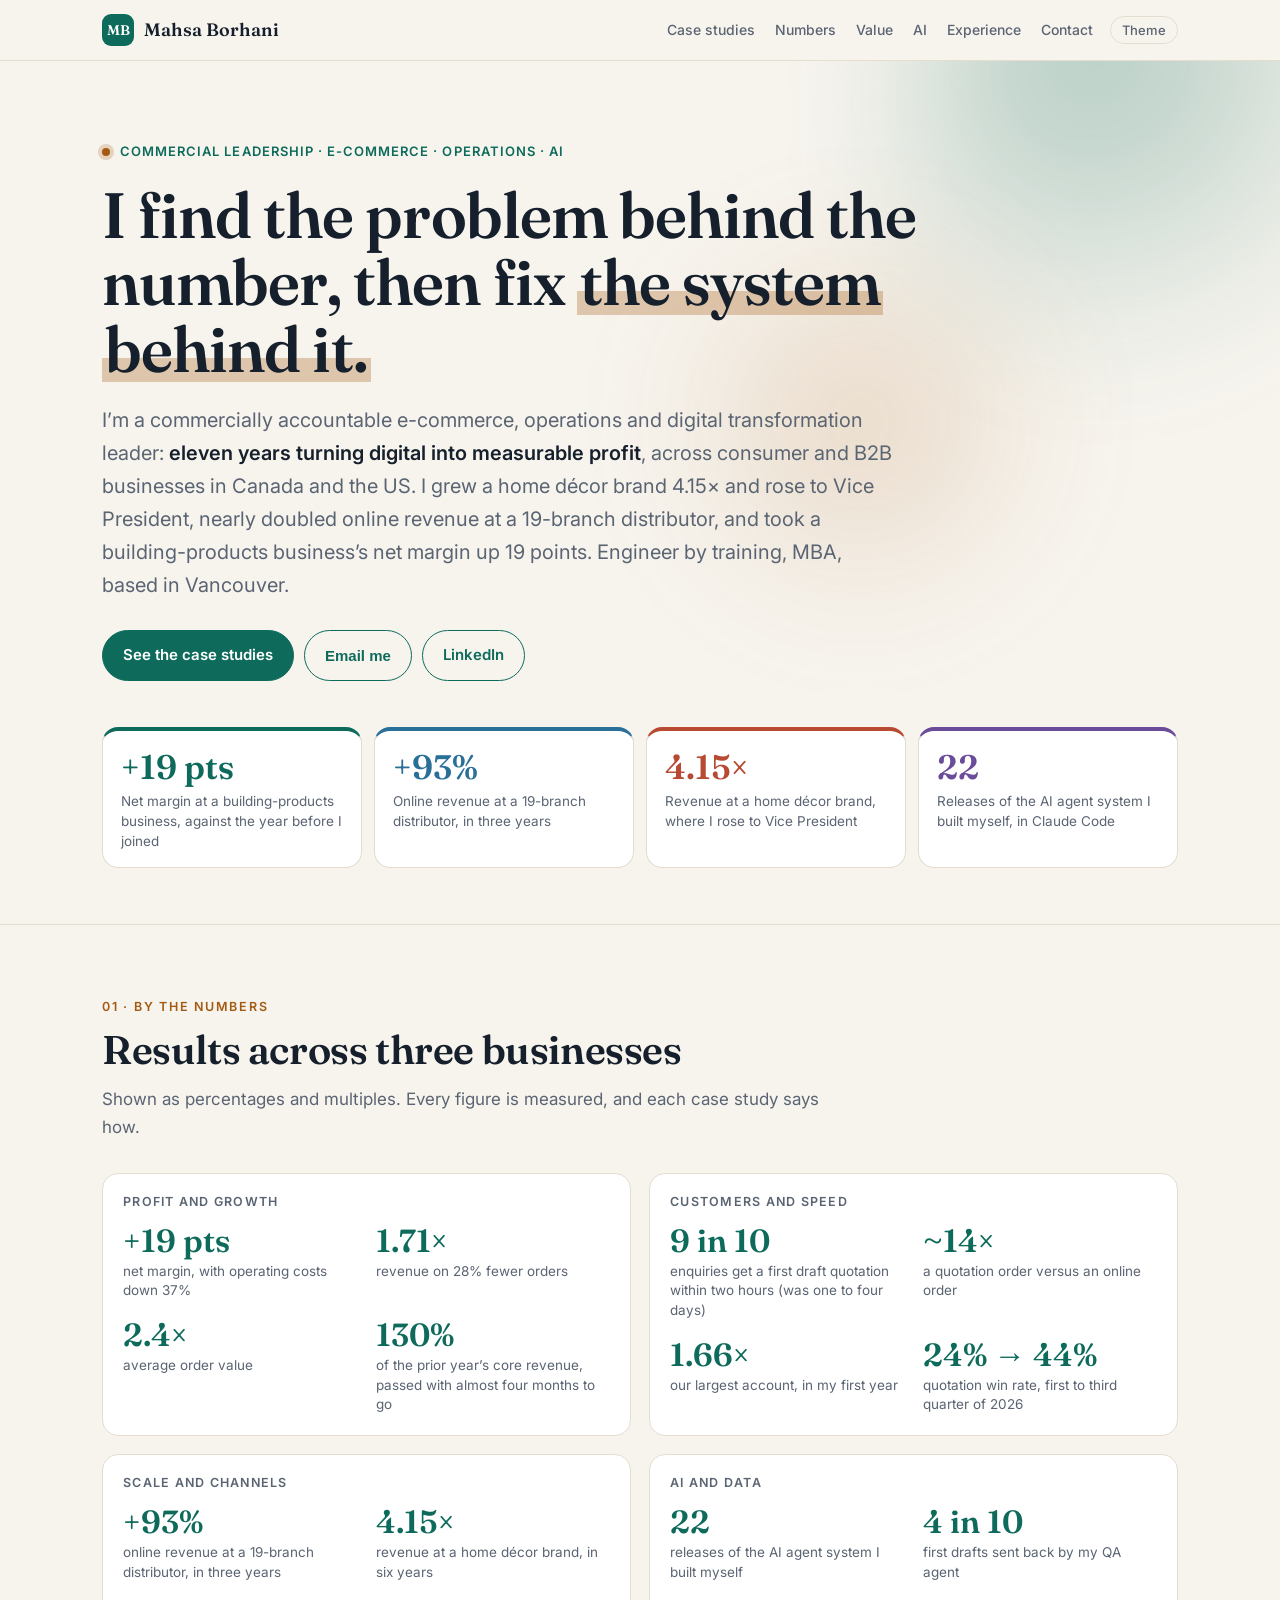
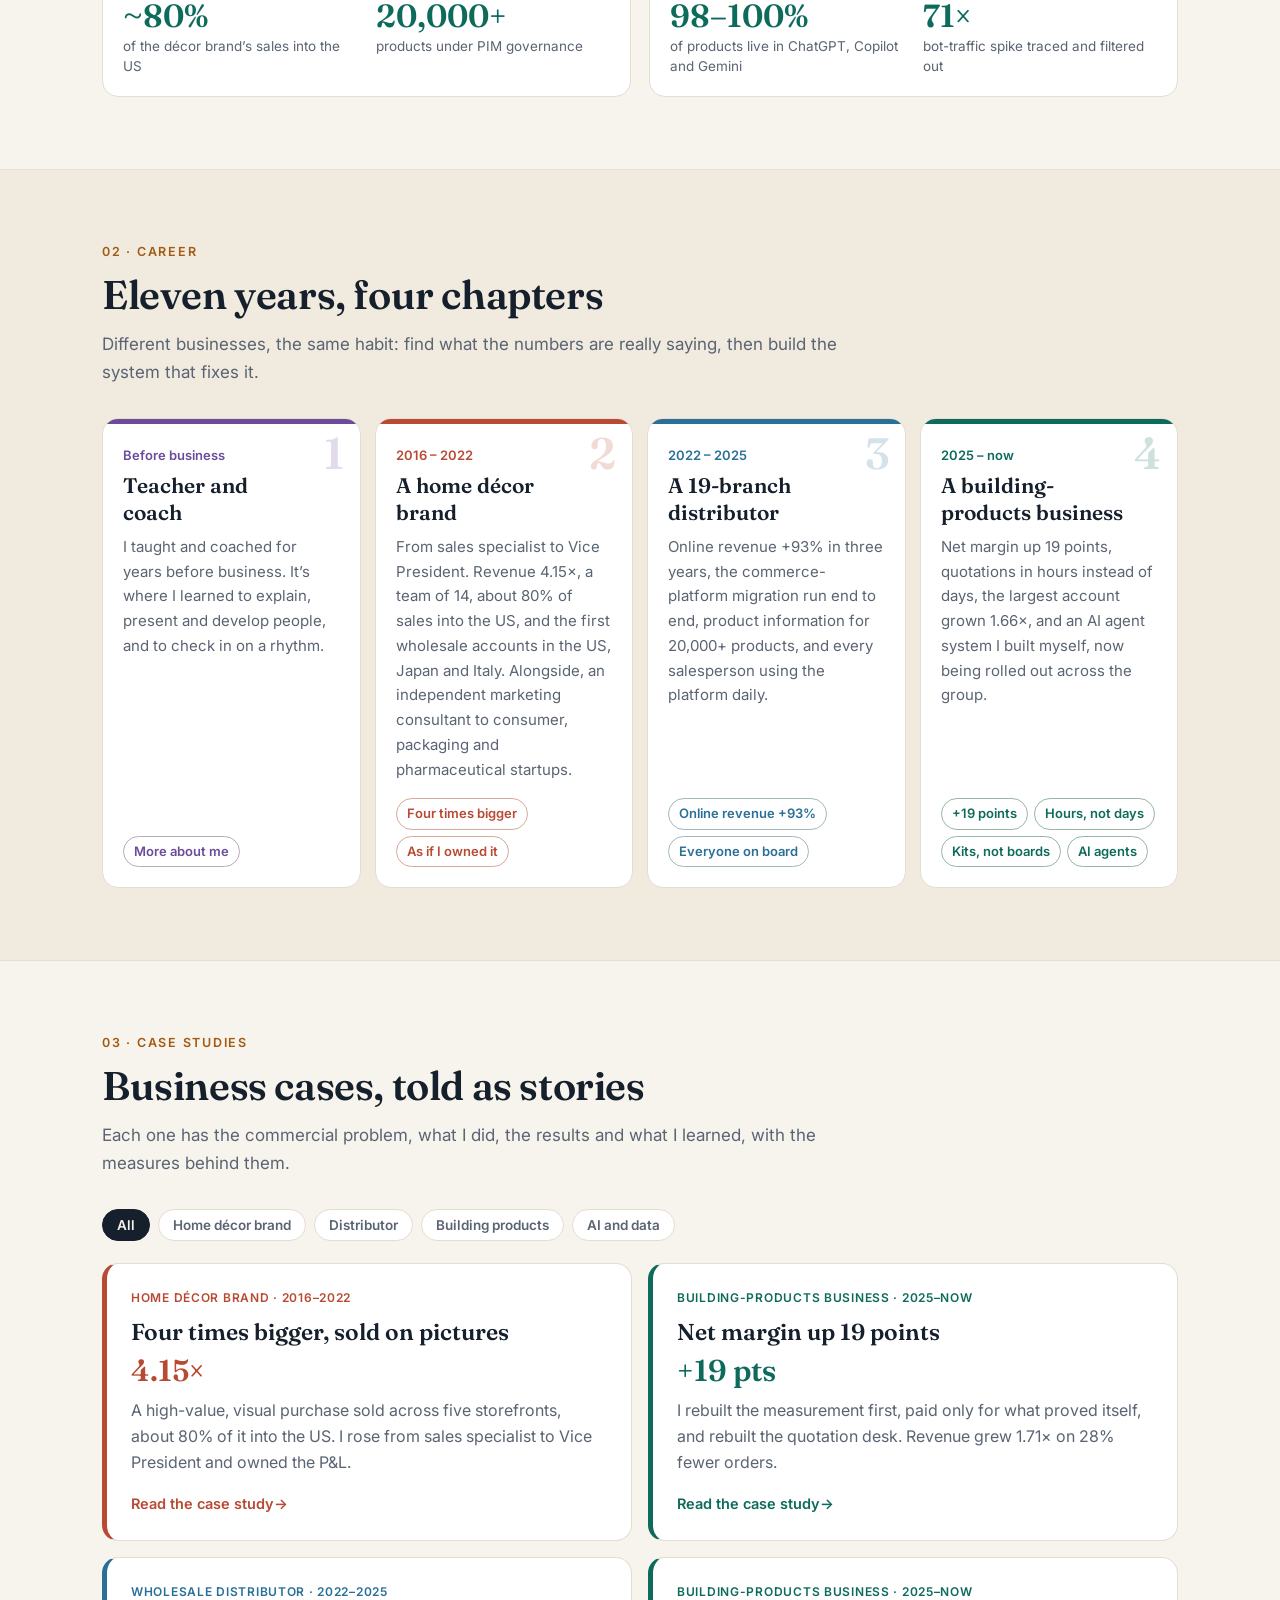
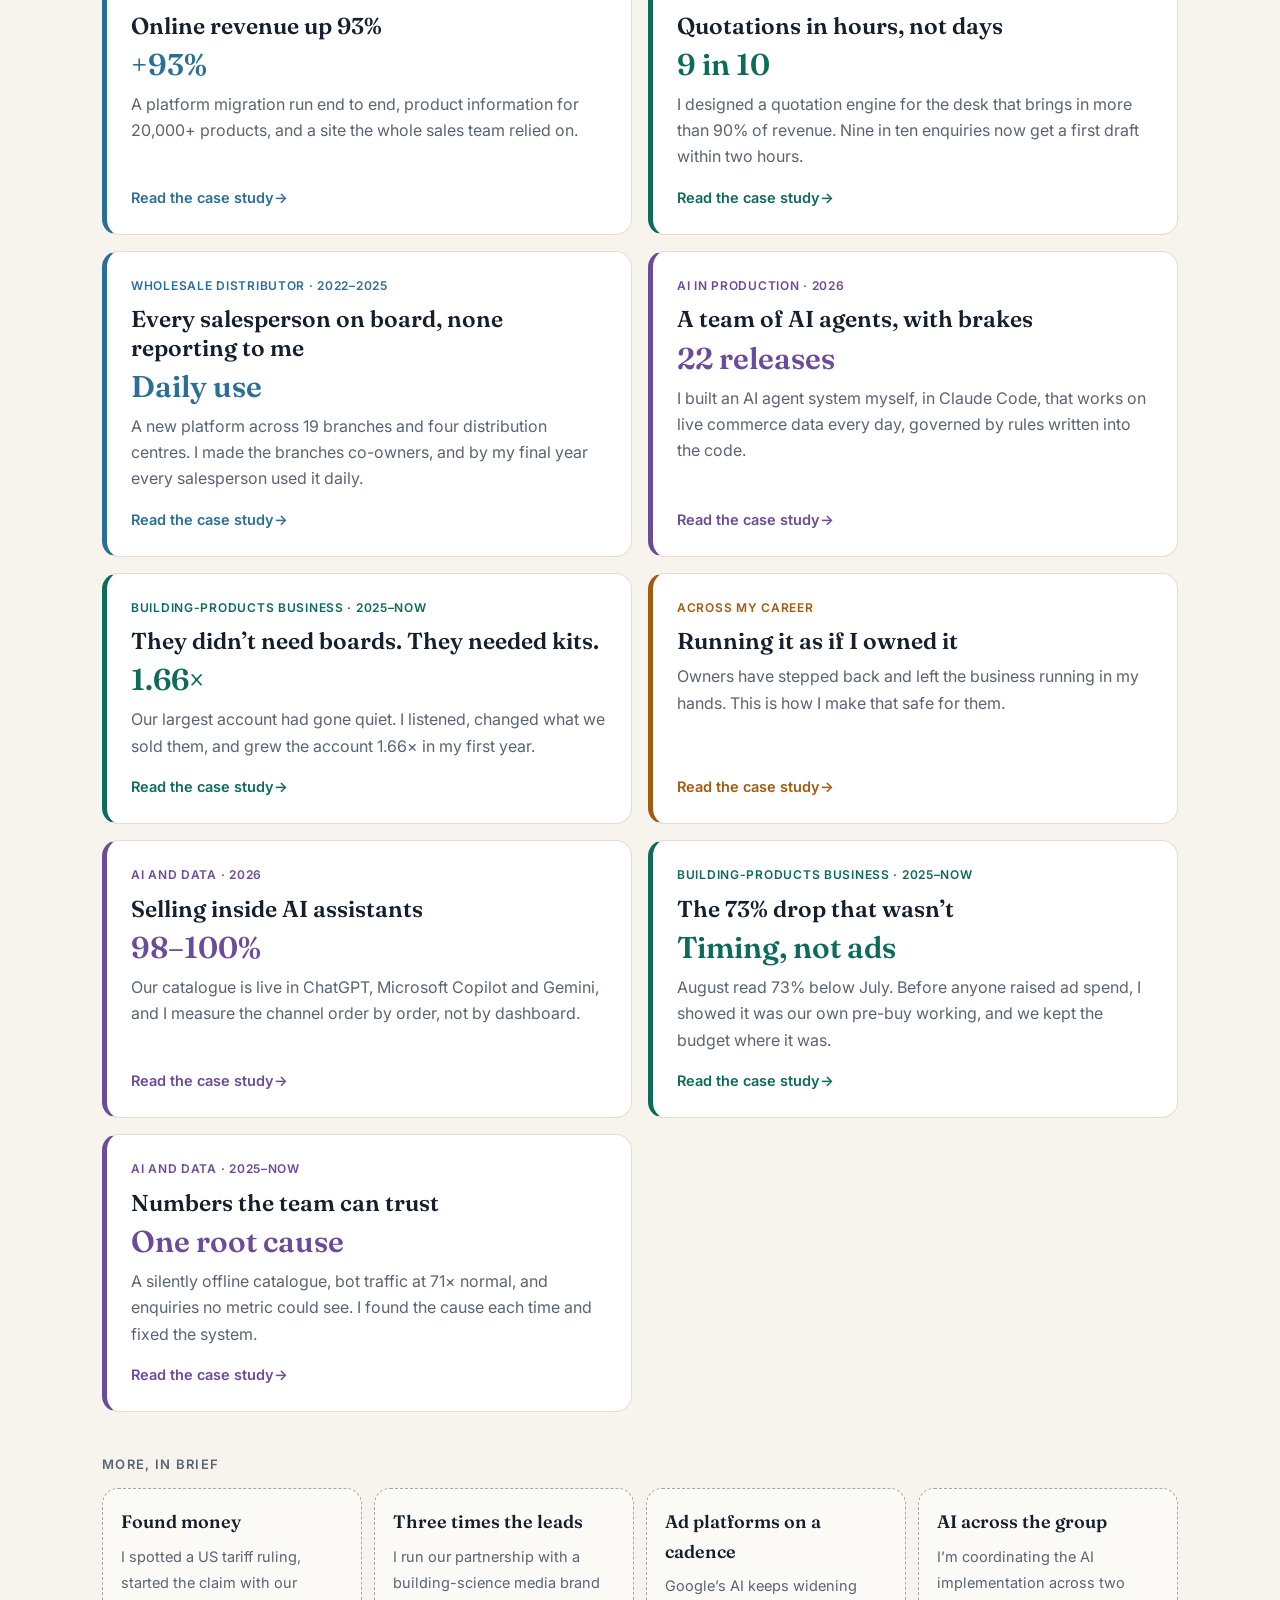
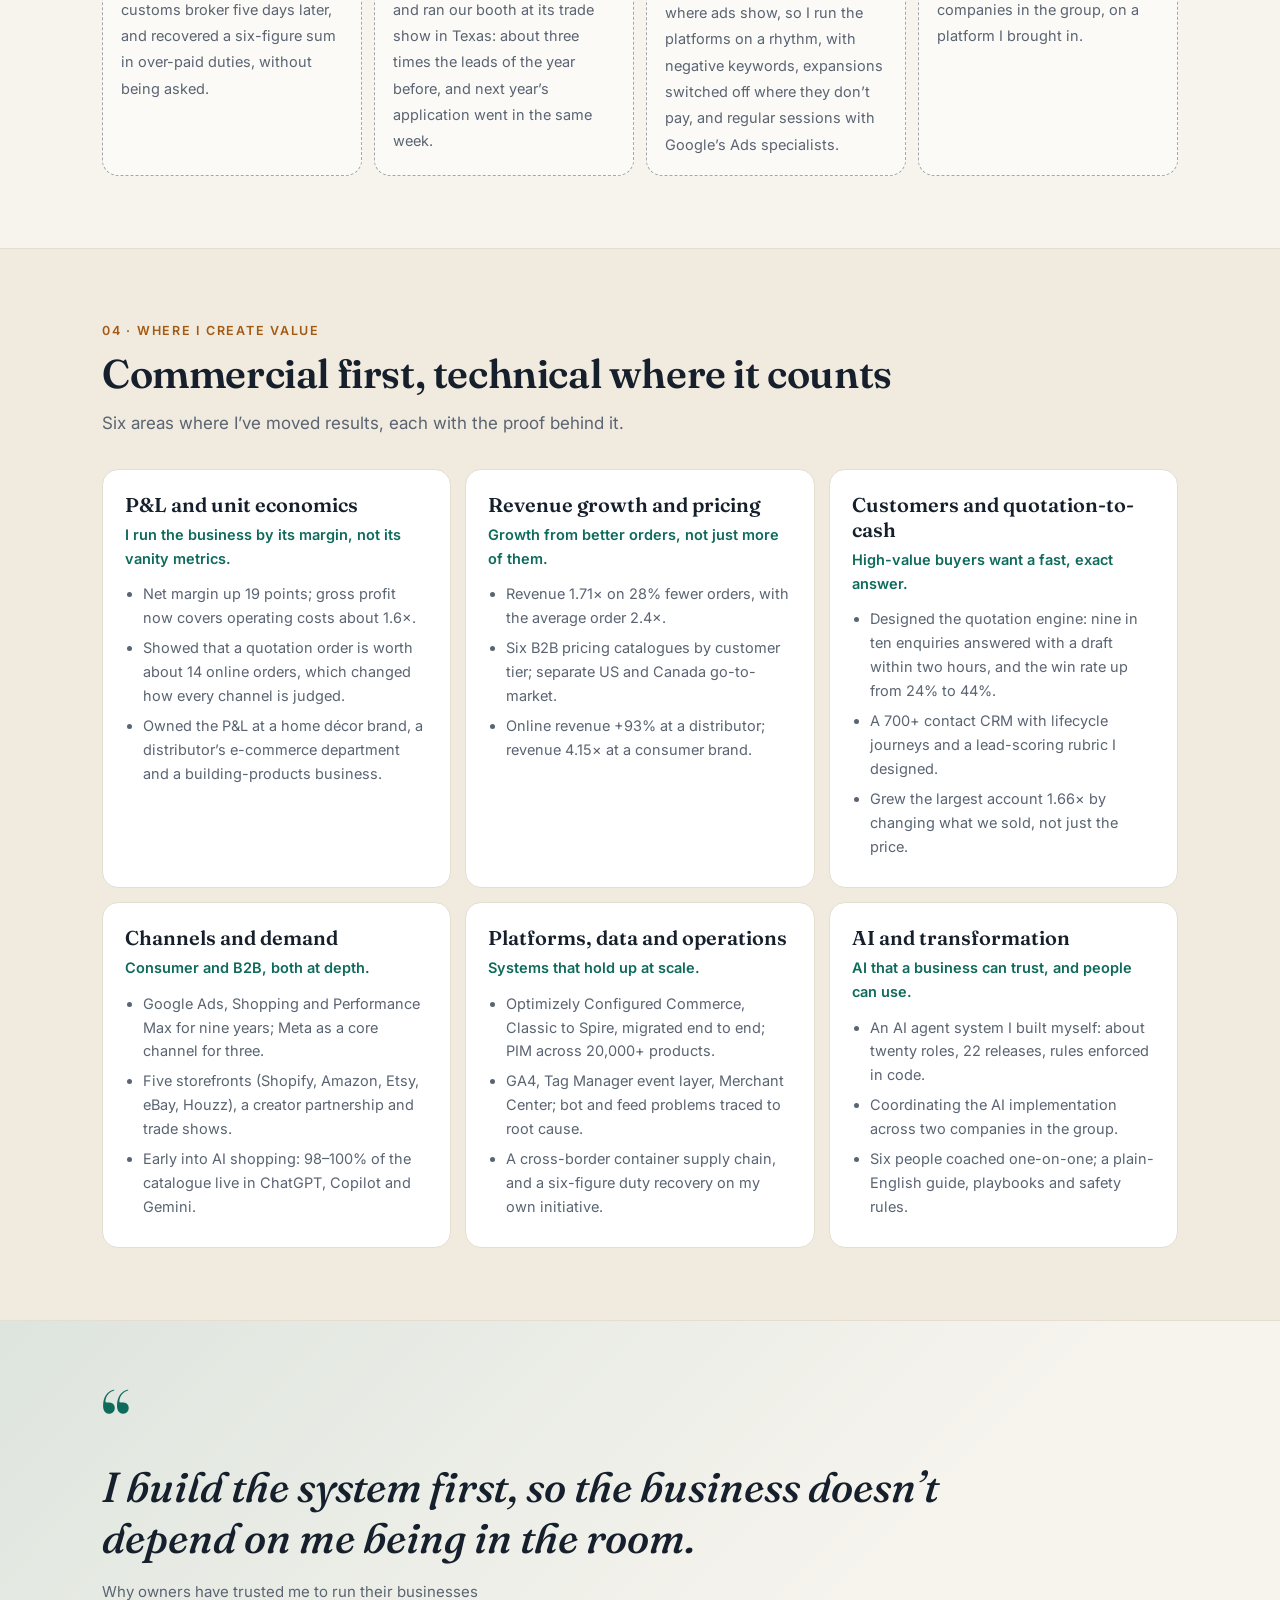
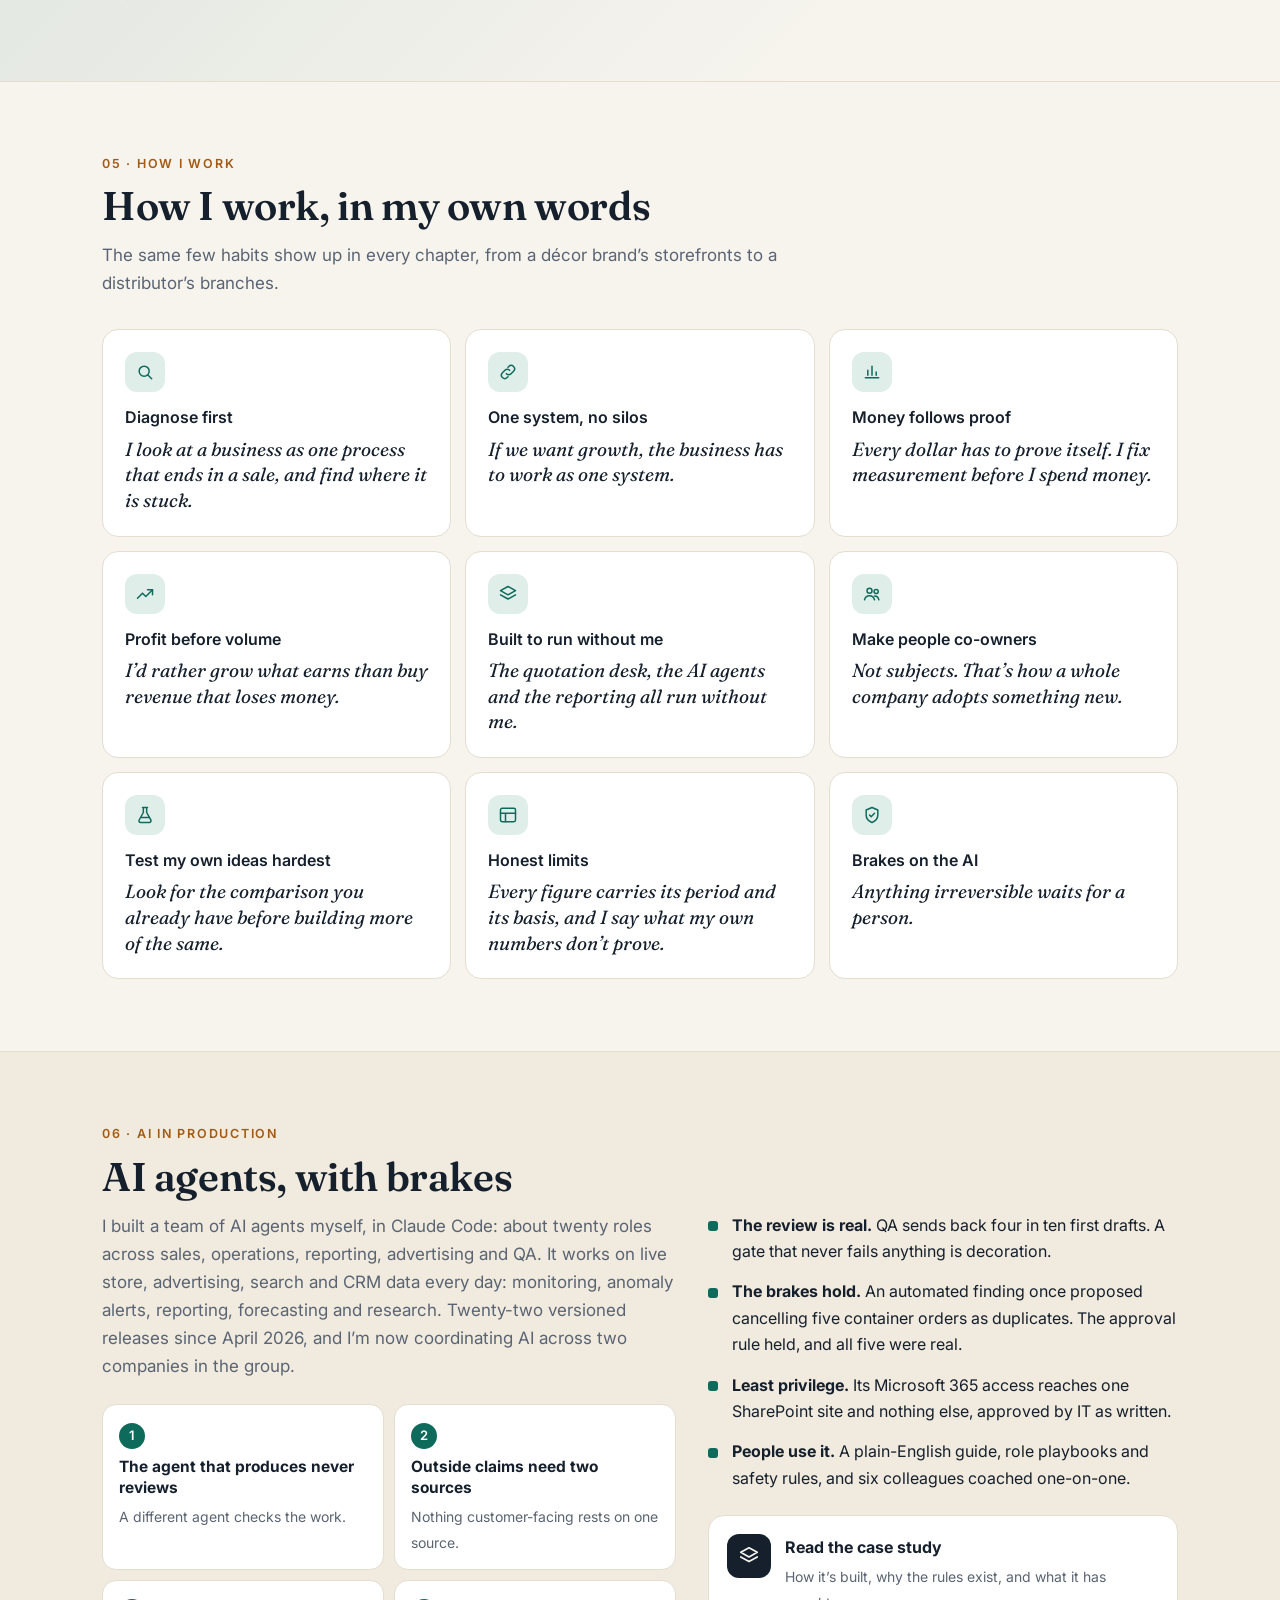
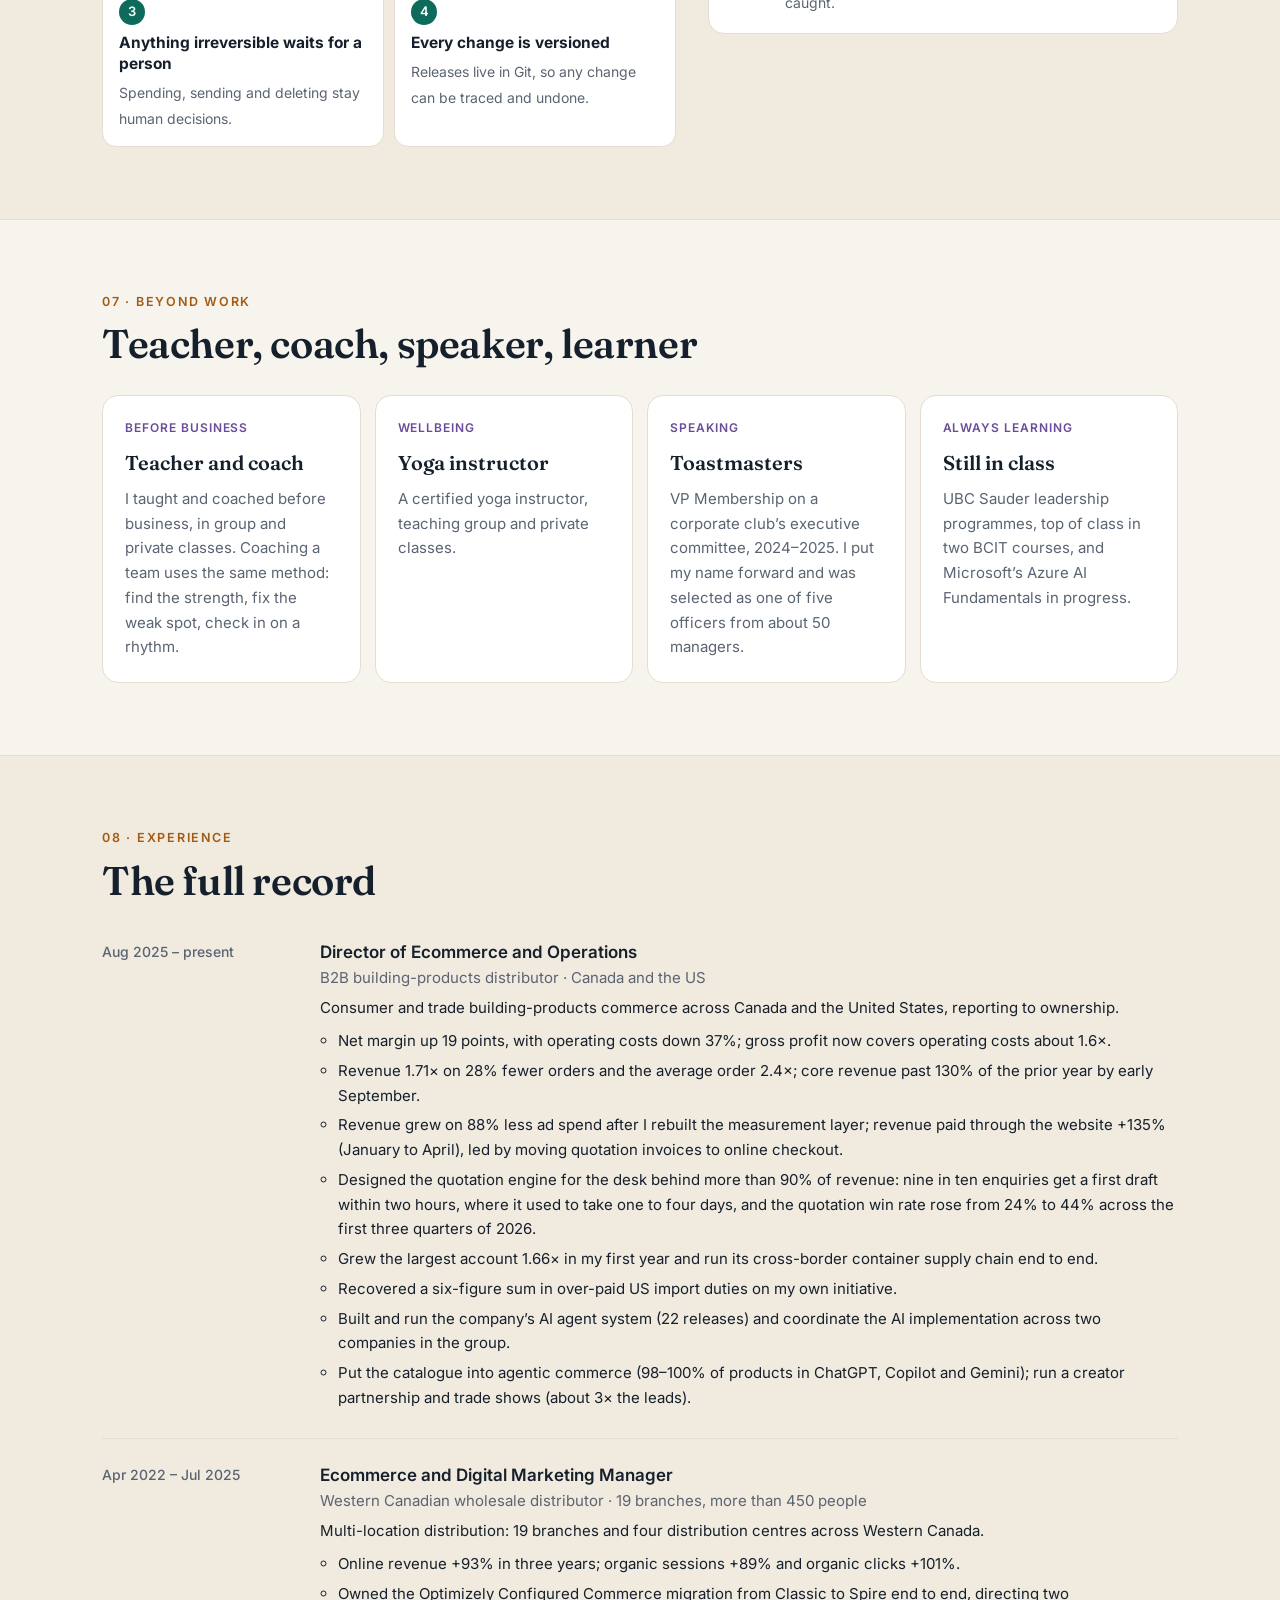
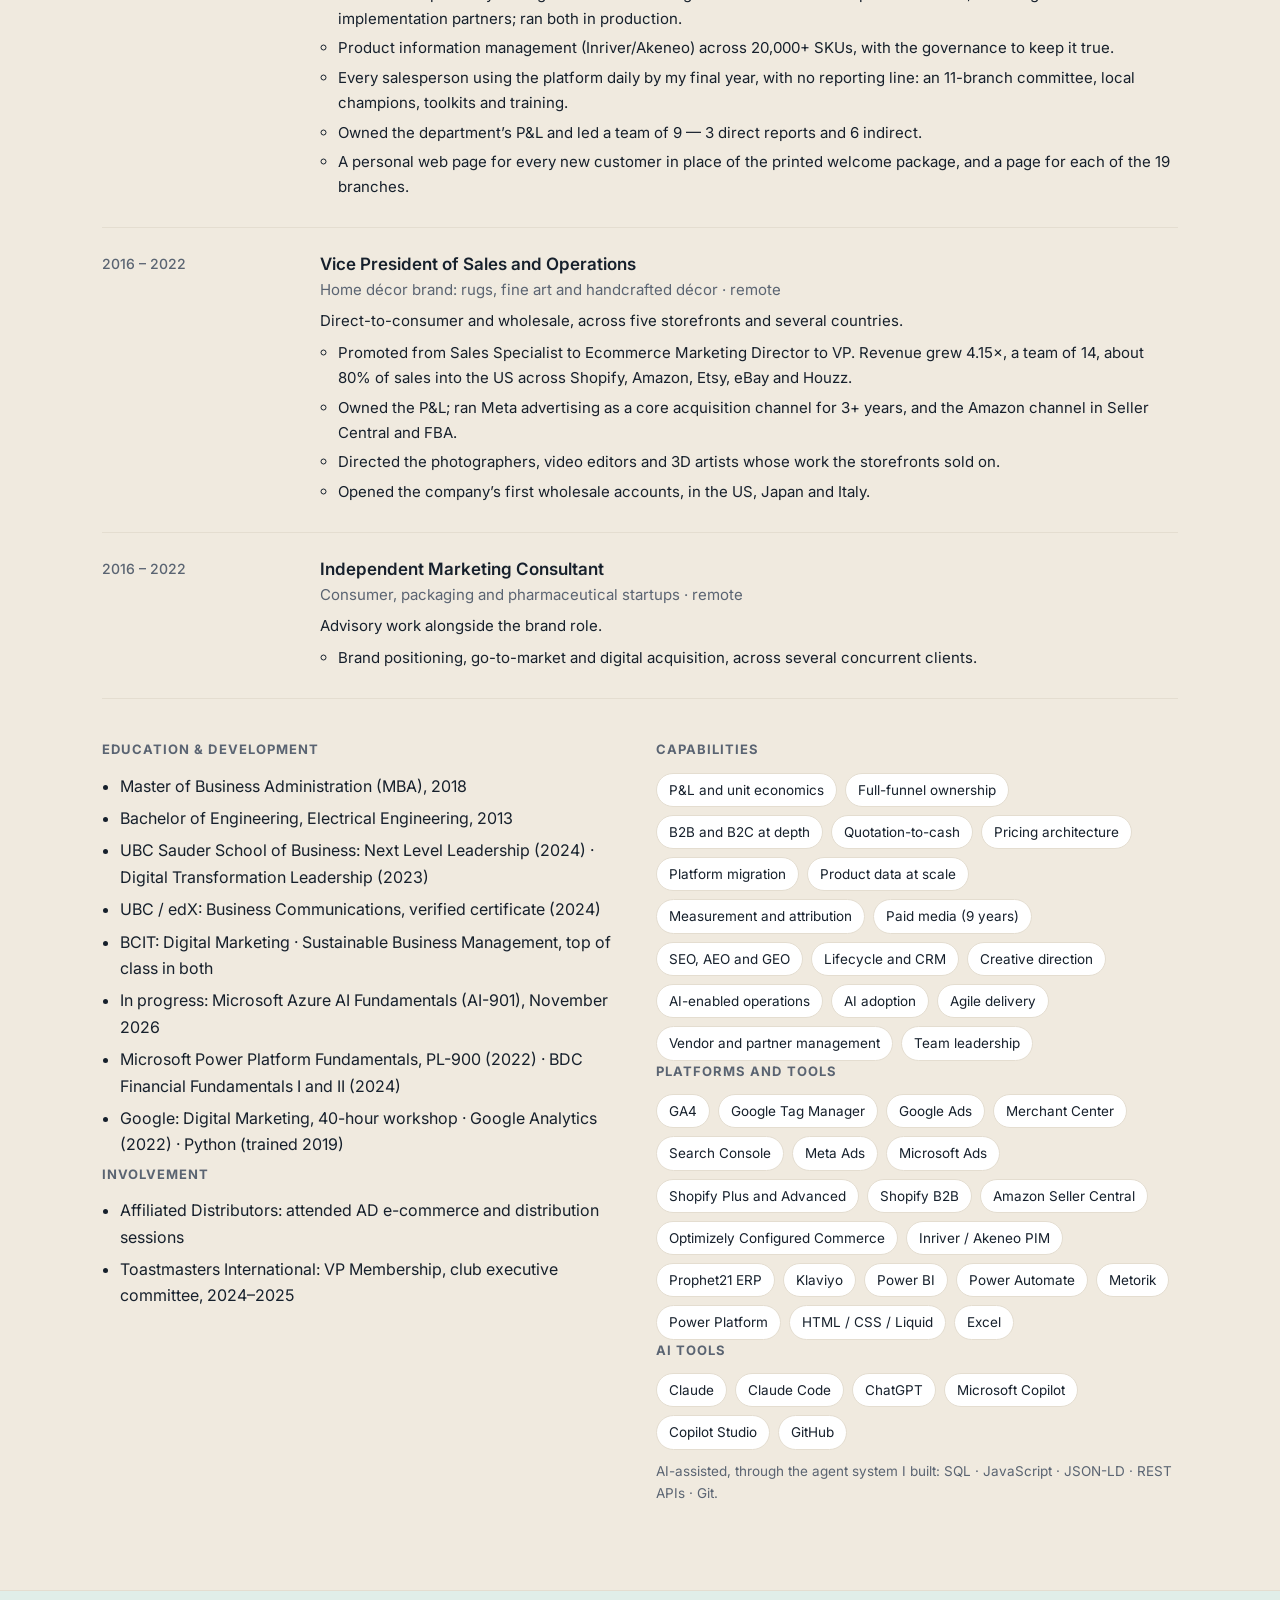
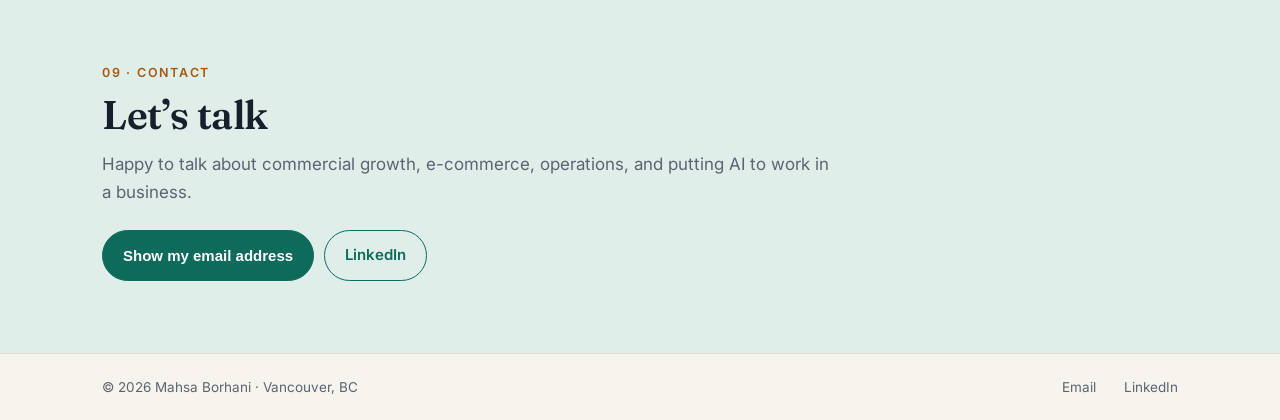
<file: index.html>
<!doctype html>
<html lang="en">
<head>
<meta charset="utf-8">
<meta name="viewport" content="width=device-width, initial-scale=1">
<!-- LINK-ONLY until she decides otherwise: search engines are asked not to index or follow this site.
     To go public later: delete this line on every page and empty robots.txt. -->
<meta name="robots" content="noindex, nofollow">
<title>Mahsa Borhani — E-commerce, Operations &amp; AI</title>
<meta name="description" content="Commercially accountable e-commerce, operations and AI leader. Eleven years of measured results across a home décor brand, a 19-branch distributor and a building-products business.">
<link rel="icon" href="data:image/svg+xml,%3Csvg xmlns='http://www.w3.org/2000/svg' viewBox='0 0 64 64'%3E%3Crect width='64' height='64' rx='14' fill='%230e6b5c'/%3E%3Ctext x='32' y='42' font-family='Georgia,serif' font-size='28' text-anchor='middle' fill='white'%3EMB%3C/text%3E%3C/svg%3E">
<link rel="preconnect" href="https://fonts.googleapis.com">
<link rel="preconnect" href="https://fonts.gstatic.com" crossorigin>
<link href="https://fonts.googleapis.com/css2?family=Fraunces:ital,opsz,wght@0,9..144,500;0,9..144,600;1,9..144,500&family=Inter:wght@400;500;600&display=swap" rel="stylesheet">
<link rel="stylesheet" href="assets/site.css">
<script>document.documentElement.classList.add("js");try{var t=localStorage.getItem("mb-theme");if(t)document.documentElement.setAttribute("data-theme",t)}catch(e){}window.__rv=setTimeout(function(){document.documentElement.classList.add("shown")},2500);</script>
<script src="assets/site.js" defer></script>
</head>
<body>
<a class="skip" href="#main">Skip to content</a>
<header class="top"><div class="wrap">
  <a class="brand" href="index.html" aria-label="Mahsa Borhani, home"><span class="mono">MB</span><span class="name">Mahsa Borhani</span></a>
  <nav aria-label="Main">
    <a href="index.html#work">Case studies</a>
    <a class="hide-sm" href="index.html#numbers">Numbers</a>
    <a class="hide-sm" href="index.html#value">Value</a>
    <a href="index.html#ai">AI</a>
    <a class="hide-sm" href="index.html#experience">Experience</a>
    
    <a href="index.html#contact">Contact</a>
    <button class="theme-toggle" id="theme" type="button" aria-label="Switch between light and dark">Theme</button>
  </nav>
</div></header>
<main id="main">

<section class="hero" id="top">
  <div class="wrap">
    <p class="eyebrow reveal">Commercial leadership · E-commerce · Operations · AI</p>
    <h1 class="reveal">I find the problem behind the number, then fix <span class="swash">the system behind it.</span></h1>
    <p class="lede reveal">I’m a commercially accountable e-commerce, operations and digital transformation leader: <strong>eleven years turning
      digital into measurable profit</strong>, across consumer and B2B businesses in Canada and the US. I grew a home décor brand 4.15× and rose
      to Vice President, nearly doubled online revenue at a 19-branch distributor, and took a building-products business’s net margin up
      19 points. Engineer by training, MBA, based in Vancouver.</p>
    <div class="cta reveal">
      <a class="btn primary" href="#work">See the case studies</a>
      <button type="button" class="btn ghost email-btn" data-a="moc.liamg" data-b="hrob.asham">Email me</button>
      <a class="btn ghost" href="https://www.linkedin.com/in/mahsa-borhani" rel="noopener">LinkedIn</a>
    </div>
    <ul class="stats reveal">
      <li class="stat" style="--c:var(--c3)"><b>+19 pts</b><span>Net margin at a building-products business, against the year before I joined</span></li>
      <li class="stat" style="--c:var(--c2)"><b>+93%</b><span>Online revenue at a 19-branch distributor, in three years</span></li>
      <li class="stat" style="--c:var(--c1)"><b>4.15×</b><span>Revenue at a home décor brand, where I rose to Vice President</span></li>
      <li class="stat" style="--c:var(--c0)"><b>22</b><span>Releases of the AI agent system I built myself, in Claude Code</span></li>
    </ul>
  </div>
</section>

<section class="band" id="numbers">
  <div class="wrap">
    <p class="kicker">01 · By the numbers</p>
    <h2>Results across three businesses</h2>
    <p class="section-lede">Shown as percentages and multiples. Every figure is measured, and each case study says how.</p>
    <div class="numbers">
      <div class="num-group reveal"><h3>Profit and growth</h3><div class="num-grid"><div class="num"><b>+19 pts</b><span>net margin, with operating costs down 37%</span></div><div class="num"><b>1.71×</b><span>revenue on 28% fewer orders</span></div><div class="num"><b>2.4×</b><span>average order value</span></div><div class="num"><b>130%</b><span>of the prior year’s core revenue, passed with almost four months to go</span></div></div></div>
      <div class="num-group reveal"><h3>Customers and speed</h3><div class="num-grid"><div class="num"><b>9 in 10</b><span>enquiries get a first draft quotation within two hours (was one to four days)</span></div><div class="num"><b>~14×</b><span>a quotation order versus an online order</span></div><div class="num"><b>1.66×</b><span>our largest account, in my first year</span></div><div class="num"><b>24% → 44%</b><span>quotation win rate, first to third quarter of 2026</span></div></div></div>
      <div class="num-group reveal"><h3>Scale and channels</h3><div class="num-grid"><div class="num"><b>+93%</b><span>online revenue at a 19-branch distributor, in three years</span></div><div class="num"><b>4.15×</b><span>revenue at a home décor brand, in six years</span></div><div class="num"><b>~80%</b><span>of the décor brand’s sales into the US</span></div><div class="num"><b>20,000+</b><span>products under PIM governance</span></div></div></div>
      <div class="num-group reveal"><h3>AI and data</h3><div class="num-grid"><div class="num"><b>22</b><span>releases of the AI agent system I built myself</span></div><div class="num"><b>4 in 10</b><span>first drafts sent back by my QA agent</span></div><div class="num"><b>98–100%</b><span>of products live in ChatGPT, Copilot and Gemini</span></div><div class="num"><b>71×</b><span>bot-traffic spike traced and filtered out</span></div></div></div>
    </div>
  </div>
</section>

<section class="band tint" id="career">
  <div class="wrap">
    <p class="kicker">02 · Career</p>
    <h2>Eleven years, four chapters</h2>
    <p class="section-lede">Different businesses, the same habit: find what the numbers are really saying, then build the system that fixes it.</p>
    <div class="chapters">
      <article class="chapter reveal" style="--c:var(--c0)"><span class="num-big">1</span>
        <p class="years">Before business</p>
        <h3>Teacher and coach</h3>
        <p>I taught and coached for years before business. It’s where I learned to explain, present and develop people, and to
          check in on a rhythm.</p>
        <div class="go"><a href="#beyond">More about me</a></div>
      </article>
      <article class="chapter reveal" style="--c:var(--c1)"><span class="num-big">2</span>
        <p class="years">2016 – 2022</p>
        <h3>A home décor brand</h3>
        <p>From sales specialist to Vice President. Revenue 4.15×, a team of 14, about 80% of sales into the US, and the first wholesale
          accounts in the US, Japan and Italy. Alongside, an independent marketing consultant to consumer, packaging and pharmaceutical startups.</p>
        <div class="go"><a href="decor-brand.html">Four times bigger</a><a href="owners.html">As if I owned it</a></div>
      </article>
      <article class="chapter reveal" style="--c:var(--c2)"><span class="num-big">3</span>
        <p class="years">2022 – 2025</p>
        <h3>A 19-branch distributor</h3>
        <p>Online revenue +93% in three years, the commerce-platform migration run end to end, product information for 20,000+ products,
          and every salesperson using the platform daily.</p>
        <div class="go"><a href="online-revenue.html">Online revenue +93%</a><a href="adoption.html">Everyone on board</a></div>
      </article>
      <article class="chapter reveal" style="--c:var(--c3)"><span class="num-big">4</span>
        <p class="years">2025 – now</p>
        <h3>A building-products business</h3>
        <p>Net margin up 19 points, quotations in hours instead of days, the largest account grown 1.66×, and an AI agent system I built
          myself, now being rolled out across the group.</p>
        <div class="go"><a href="net-margin.html">+19 points</a><a href="quotations.html">Hours, not days</a><a href="largest-account.html">Kits, not boards</a><a href="ai-agents.html">AI agents</a></div>
      </article>
    </div>
  </div>
</section>

<section class="band" id="work">
  <div class="wrap">
    <p class="kicker">03 · Case studies</p>
    <h2>Business cases, told as stories</h2>
    <p class="section-lede">Each one has the commercial problem, what I did, the results and what I learned, with the measures behind them.</p>
    <div class="filters" role="group" aria-label="Filter case studies"><button type="button" class="filter" data-filter="all" aria-pressed="true">All</button><button type="button" class="filter" data-filter="brand" aria-pressed="false">Home décor brand</button><button type="button" class="filter" data-filter="dist" aria-pressed="false">Distributor</button><button type="button" class="filter" data-filter="bp" aria-pressed="false">Building products</button><button type="button" class="filter" data-filter="ai" aria-pressed="false">AI and data</button></div>
    <div class="stories">
      <a class="s-card reveal" href="decor-brand.html" data-groups="brand" style="--c:var(--c1)">
        <p class="chip">Home décor brand · 2016–2022</p>
        <h3>Four times bigger, sold on pictures</h3>
        <p class="metric">4.15×</p>
        <p>A high-value, visual purchase sold across five storefronts, about 80% of it into the US. I rose from sales specialist to Vice President and owned the P&amp;L.</p>
        <span class="more">Read the case study</span>
      </a>
      <a class="s-card reveal" href="net-margin.html" data-groups="bp" style="--c:var(--c3)">
        <p class="chip">Building-products business · 2025–now</p>
        <h3>Net margin up 19 points</h3>
        <p class="metric">+19 pts</p>
        <p>I rebuilt the measurement first, paid only for what proved itself, and rebuilt the quotation desk. Revenue grew 1.71× on 28% fewer orders.</p>
        <span class="more">Read the case study</span>
      </a>
      <a class="s-card reveal" href="online-revenue.html" data-groups="dist" style="--c:var(--c2)">
        <p class="chip">Wholesale distributor · 2022–2025</p>
        <h3>Online revenue up 93%</h3>
        <p class="metric">+93%</p>
        <p>A platform migration run end to end, product information for 20,000+ products, and a site the whole sales team relied on.</p>
        <span class="more">Read the case study</span>
      </a>
      <a class="s-card reveal" href="quotations.html" data-groups="bp" style="--c:var(--c3)">
        <p class="chip">Building-products business · 2025–now</p>
        <h3>Quotations in hours, not days</h3>
        <p class="metric">9 in 10</p>
        <p>I designed a quotation engine for the desk that brings in more than 90% of revenue. Nine in ten enquiries now get a first draft within two hours.</p>
        <span class="more">Read the case study</span>
      </a>
      <a class="s-card reveal" href="adoption.html" data-groups="dist" style="--c:var(--c2)">
        <p class="chip">Wholesale distributor · 2022–2025</p>
        <h3>Every salesperson on board, none reporting to me</h3>
        <p class="metric">Daily use</p>
        <p>A new platform across 19 branches and four distribution centres. I made the branches co-owners, and by my final year every salesperson used it daily.</p>
        <span class="more">Read the case study</span>
      </a>
      <a class="s-card reveal" href="ai-agents.html" data-groups="ai bp" style="--c:var(--c0)">
        <p class="chip">AI in production · 2026</p>
        <h3>A team of AI agents, with brakes</h3>
        <p class="metric">22 releases</p>
        <p>I built an AI agent system myself, in Claude Code, that works on live commerce data every day, governed by rules written into the code.</p>
        <span class="more">Read the case study</span>
      </a>
      <a class="s-card reveal" href="largest-account.html" data-groups="bp" style="--c:var(--c3)">
        <p class="chip">Building-products business · 2025–now</p>
        <h3>They didn’t need boards. They needed kits.</h3>
        <p class="metric">1.66×</p>
        <p>Our largest account had gone quiet. I listened, changed what we sold them, and grew the account 1.66× in my first year.</p>
        <span class="more">Read the case study</span>
      </a>
      <a class="s-card reveal" href="owners.html" data-groups="brand bp" style="--c:var(--warm)">
        <p class="chip">Across my career</p>
        <h3>Running it as if I owned it</h3>
        
        <p>Owners have stepped back and left the business running in my hands. This is how I make that safe for them.</p>
        <span class="more">Read the case study</span>
      </a>
      <a class="s-card reveal" href="ai-shopping.html" data-groups="ai bp" style="--c:var(--c0)">
        <p class="chip">AI and data · 2026</p>
        <h3>Selling inside AI assistants</h3>
        <p class="metric">98–100%</p>
        <p>Our catalogue is live in ChatGPT, Microsoft Copilot and Gemini, and I measure the channel order by order, not by dashboard.</p>
        <span class="more">Read the case study</span>
      </a>
      <a class="s-card reveal" href="august.html" data-groups="bp" style="--c:var(--c3)">
        <p class="chip">Building-products business · 2025–now</p>
        <h3>The 73% drop that wasn’t</h3>
        <p class="metric">Timing, not ads</p>
        <p>August read 73% below July. Before anyone raised ad spend, I showed it was our own pre-buy working, and we kept the budget where it was.</p>
        <span class="more">Read the case study</span>
      </a>
      <a class="s-card reveal" href="measurement.html" data-groups="ai bp" style="--c:var(--c0)">
        <p class="chip">AI and data · 2025–now</p>
        <h3>Numbers the team can trust</h3>
        <p class="metric">One root cause</p>
        <p>A silently offline catalogue, bot traffic at 71× normal, and enquiries no metric could see. I found the cause each time and fixed the system.</p>
        <span class="more">Read the case study</span>
      </a>
    </div>
    <h3 class="sub">More, in brief</h3>
    <div class="minis">
      <div class="mini reveal"><b>Found money</b><span>I spotted a US tariff ruling, started the claim with our customs broker five days later, and recovered a six-figure sum in over-paid duties, without being asked.</span></div>
      <div class="mini reveal"><b>Three times the leads</b><span>I run our partnership with a building-science media brand and ran our booth at its trade show in Texas: about three times the leads of the year before, and next year’s application went in the same week.</span></div>
      <div class="mini reveal"><b>Ad platforms on a cadence</b><span>Google’s AI keeps widening where ads show, so I run the platforms on a rhythm, with negative keywords, expansions switched off where they don’t pay, and regular sessions with Google’s Ads specialists.</span></div>
      <div class="mini reveal"><b>AI across the group</b><span>I’m coordinating the AI implementation across two companies in the group, on a platform I brought in.</span></div>
    </div>
  </div>
</section>

<section class="band tint" id="value">
  <div class="wrap">
    <p class="kicker">04 · Where I create value</p>
    <h2>Commercial first, technical where it counts</h2>
    <p class="section-lede">Six areas where I’ve moved results, each with the proof behind it.</p>
    <div class="pillars">
      <article class="pillar reveal"><h3>P&amp;L and unit economics</h3><p class="lead">I run the business by its margin, not its vanity metrics.</p><ul><li>Net margin up 19 points; gross profit now covers operating costs about 1.6×.</li><li>Showed that a quotation order is worth about 14 online orders, which changed how every channel is judged.</li><li>Owned the P&amp;L at a home décor brand, a distributor’s e-commerce department and a building-products business.</li></ul></article>
      <article class="pillar reveal"><h3>Revenue growth and pricing</h3><p class="lead">Growth from better orders, not just more of them.</p><ul><li>Revenue 1.71× on 28% fewer orders, with the average order 2.4×.</li><li>Six B2B pricing catalogues by customer tier; separate US and Canada go-to-market.</li><li>Online revenue +93% at a distributor; revenue 4.15× at a consumer brand.</li></ul></article>
      <article class="pillar reveal"><h3>Customers and quotation-to-cash</h3><p class="lead">High-value buyers want a fast, exact answer.</p><ul><li>Designed the quotation engine: nine in ten enquiries answered with a draft within two hours, and the win rate up from 24% to 44%.</li><li>A 700+ contact CRM with lifecycle journeys and a lead-scoring rubric I designed.</li><li>Grew the largest account 1.66× by changing what we sold, not just the price.</li></ul></article>
      <article class="pillar reveal"><h3>Channels and demand</h3><p class="lead">Consumer and B2B, both at depth.</p><ul><li>Google Ads, Shopping and Performance Max for nine years; Meta as a core channel for three.</li><li>Five storefronts (Shopify, Amazon, Etsy, eBay, Houzz), a creator partnership and trade shows.</li><li>Early into AI shopping: 98–100% of the catalogue live in ChatGPT, Copilot and Gemini.</li></ul></article>
      <article class="pillar reveal"><h3>Platforms, data and operations</h3><p class="lead">Systems that hold up at scale.</p><ul><li>Optimizely Configured Commerce, Classic to Spire, migrated end to end; PIM across 20,000+ products.</li><li>GA4, Tag Manager event layer, Merchant Center; bot and feed problems traced to root cause.</li><li>A cross-border container supply chain, and a six-figure duty recovery on my own initiative.</li></ul></article>
      <article class="pillar reveal"><h3>AI and transformation</h3><p class="lead">AI that a business can trust, and people can use.</p><ul><li>An AI agent system I built myself: about twenty roles, 22 releases, rules enforced in code.</li><li>Coordinating the AI implementation across two companies in the group.</li><li>Six people coached one-on-one; a plain-English guide, playbooks and safety rules.</li></ul></article>
    </div>
  </div>
</section>

<figure class="quote">
  <div class="wrap">
    <blockquote class="reveal">I build the system first, so the business doesn’t depend on me being in the room.</blockquote>
    <figcaption>Why owners have trusted me to run their businesses</figcaption>
  </div>
</figure>

<section class="band" id="how">
  <div class="wrap">
    <p class="kicker">05 · How I work</p>
    <h2>How I work, in my own words</h2>
    <p class="section-lede">The same few habits show up in every chapter, from a décor brand’s storefronts to a distributor’s branches.</p>
    <div class="principles">
      <div class="principle reveal"><span class="ico"><svg width="20" height="20" viewBox="0 0 24 24" fill="none" stroke="currentColor" stroke-width="1.8" stroke-linecap="round" stroke-linejoin="round" aria-hidden="true"><circle cx="11" cy="11" r="6"/><path d="m20 20-4.5-4.5"/></svg></span><h3>Diagnose first</h3><p>I look at a business as one process that ends in a sale, and find where it is stuck.</p></div>
      <div class="principle reveal"><span class="ico"><svg width="20" height="20" viewBox="0 0 24 24" fill="none" stroke="currentColor" stroke-width="1.8" stroke-linecap="round" stroke-linejoin="round" aria-hidden="true"><path d="M10 14a4 4 0 0 0 5.66 0l3-3a4 4 0 0 0-5.66-5.66l-1 1"/><path d="M14 10a4 4 0 0 0-5.66 0l-3 3a4 4 0 0 0 5.66 5.66l1-1"/></svg></span><h3>One system, no silos</h3><p>If we want growth, the business has to work as one system.</p></div>
      <div class="principle reveal"><span class="ico"><svg width="20" height="20" viewBox="0 0 24 24" fill="none" stroke="currentColor" stroke-width="1.8" stroke-linecap="round" stroke-linejoin="round" aria-hidden="true"><path d="M4 19h16M7 16V10M12 16V5M17 16v-4"/></svg></span><h3>Money follows proof</h3><p>Every dollar has to prove itself. I fix measurement before I spend money.</p></div>
      <div class="principle reveal"><span class="ico"><svg width="20" height="20" viewBox="0 0 24 24" fill="none" stroke="currentColor" stroke-width="1.8" stroke-linecap="round" stroke-linejoin="round" aria-hidden="true"><path d="m3 17 6-6 4 4 8-8"/><path d="M15 7h6v6"/></svg></span><h3>Profit before volume</h3><p>I’d rather grow what earns than buy revenue that loses money.</p></div>
      <div class="principle reveal"><span class="ico"><svg width="20" height="20" viewBox="0 0 24 24" fill="none" stroke="currentColor" stroke-width="1.8" stroke-linecap="round" stroke-linejoin="round" aria-hidden="true"><path d="M12 3 3 8l9 5 9-5-9-5Z"/><path d="m3 13 9 5 9-5"/></svg></span><h3>Built to run without me</h3><p>The quotation desk, the AI agents and the reporting all run without me.</p></div>
      <div class="principle reveal"><span class="ico"><svg width="20" height="20" viewBox="0 0 24 24" fill="none" stroke="currentColor" stroke-width="1.8" stroke-linecap="round" stroke-linejoin="round" aria-hidden="true"><circle cx="9" cy="8" r="3"/><circle cx="17" cy="9" r="2.5"/><path d="M3 19c.6-3.2 3-5 6-5s5.4 1.8 6 5M15 14.5c2.6 0 4.6 1.5 5.2 4.5"/></svg></span><h3>Make people co-owners</h3><p>Not subjects. That’s how a whole company adopts something new.</p></div>
      <div class="principle reveal"><span class="ico"><svg width="20" height="20" viewBox="0 0 24 24" fill="none" stroke="currentColor" stroke-width="1.8" stroke-linecap="round" stroke-linejoin="round" aria-hidden="true"><path d="M9 3h6M10 3v6l-5 9a2 2 0 0 0 1.8 3h10.4a2 2 0 0 0 1.8-3l-5-9V3"/><path d="M7.5 15h9"/></svg></span><h3>Test my own ideas hardest</h3><p>Look for the comparison you already have before building more of the same.</p></div>
      <div class="principle reveal"><span class="ico"><svg width="20" height="20" viewBox="0 0 24 24" fill="none" stroke="currentColor" stroke-width="1.8" stroke-linecap="round" stroke-linejoin="round" aria-hidden="true"><rect x="3" y="4" width="18" height="16" rx="2"/><path d="M3 10h18M9 10v10"/></svg></span><h3>Honest limits</h3><p>Every figure carries its period and its basis, and I say what my own numbers don’t prove.</p></div>
      <div class="principle reveal"><span class="ico"><svg width="20" height="20" viewBox="0 0 24 24" fill="none" stroke="currentColor" stroke-width="1.8" stroke-linecap="round" stroke-linejoin="round" aria-hidden="true"><path d="M12 3 5 6v6c0 4.2 3 7.4 7 9 4-1.6 7-4.8 7-9V6l-7-3Z"/><path d="m9 12 2 2 4-4"/></svg></span><h3>Brakes on the AI</h3><p>Anything irreversible waits for a person.</p></div>
    </div>
  </div>
</section>

<section class="band tint" id="ai">
  <div class="wrap">
    <p class="kicker">06 · AI in production</p>
    <h2>AI agents, with brakes</h2>
    <div class="ai-grid">
      <div>
        <p class="section-lede" style="margin-bottom:0">I built a team of AI agents myself, in Claude Code: about twenty roles across sales, operations, reporting,
          advertising and QA. It works on live store, advertising, search and CRM data every day: monitoring, anomaly alerts, reporting,
          forecasting and research. Twenty-two versioned releases since April 2026, and I’m now coordinating AI across two companies in the group.</p>
        <ol class="rules">
          <li class="rule"><b>The agent that produces never reviews</b><span>A different agent checks the work.</span></li>
          <li class="rule"><b>Outside claims need two sources</b><span>Nothing customer-facing rests on one source.</span></li>
          <li class="rule"><b>Anything irreversible waits for a person</b><span>Spending, sending and deleting stay human decisions.</span></li>
          <li class="rule"><b>Every change is versioned</b><span>Releases live in Git, so any change can be traced and undone.</span></li>
        </ol>
      </div>
      <div>
        <ul class="proof">
          <li><b>The review is real.</b> QA sends back four in ten first drafts. A gate that never fails anything is decoration.</li>
          <li><b>The brakes hold.</b> An automated finding once proposed cancelling five container orders as duplicates. The approval rule
            held, and all five were real.</li>
          <li><b>Least privilege.</b> Its Microsoft 365 access reaches one SharePoint site and nothing else, approved by IT as written.</li>
          <li><b>People use it.</b> A plain-English guide, role playbooks and safety rules, and six colleagues coached one-on-one.</li>
        </ul>
        <div class="ai-links">
          <a class="gh-card" href="ai-agents.html">
            <span class="ico"><svg width="22" height="22" viewBox="0 0 24 24" fill="none" stroke="currentColor" stroke-width="1.8" stroke-linecap="round" stroke-linejoin="round" aria-hidden="true"><path d="M12 3 3 8l9 5 9-5-9-5Z"/><path d="m3 13 9 5 9-5"/></svg></span>
            <span><b>Read the case study</b><span>How it’s built, why the rules exist, and what it has caught.</span></span>
          </a>

        </div>
      </div>
    </div>
  </div>
</section>

<section class="band" id="beyond">
  <div class="wrap">
    <p class="kicker">07 · Beyond work</p>
    <h2>Teacher, coach, speaker, learner</h2>
    <div class="beyond">
      <div class="b-card reveal"><p class="tag">Before business</p><h3>Teacher and coach</h3>
        <p>I taught and coached before business, in group and private classes. Coaching a team uses the same method: find the
          strength, fix the weak spot, check in on a rhythm.</p></div>
      <div class="b-card reveal"><p class="tag">Wellbeing</p><h3>Yoga instructor</h3>
        <p>A certified yoga instructor, teaching group and private classes.</p></div>
      <div class="b-card reveal"><p class="tag">Speaking</p><h3>Toastmasters</h3>
        <p>VP Membership on a corporate club’s executive committee, 2024–2025. I put my name forward and was selected as one of five
          officers from about 50 managers.</p></div>
      <div class="b-card reveal"><p class="tag">Always learning</p><h3>Still in class</h3>
        <p>UBC Sauder leadership programmes, top of class in two BCIT courses, and Microsoft’s Azure AI Fundamentals in progress.</p></div>
    </div>
  </div>
</section>

<section class="band tint" id="experience">
  <div class="wrap">
    <p class="kicker">08 · Experience</p>
    <h2>The full record</h2>
    <ul class="timeline xp">
      <li class="xp-item reveal"><div class="when">Aug 2025 – present</div><div>
        <div class="role">Director of Ecommerce and Operations</div><div class="org">B2B building-products distributor · Canada and the US</div><p class="scope">Consumer and trade building-products commerce across Canada and the United States, reporting to ownership.</p><ul><li>Net margin up 19 points, with operating costs down 37%; gross profit now covers operating costs about 1.6×.</li><li>Revenue 1.71× on 28% fewer orders and the average order 2.4×; core revenue past 130% of the prior year by early September.</li><li>Revenue grew on 88% less ad spend after I rebuilt the measurement layer; revenue paid through the website +135% (January to April), led by moving quotation invoices to online checkout.</li><li>Designed the quotation engine for the desk behind more than 90% of revenue: nine in ten enquiries get a first draft within two hours, where it used to take one to four days, and the quotation win rate rose from 24% to 44% across the first three quarters of 2026.</li><li>Grew the largest account 1.66× in my first year and run its cross-border container supply chain end to end.</li><li>Recovered a six-figure sum in over-paid US import duties on my own initiative.</li><li>Built and run the company’s AI agent system (22 releases) and coordinate the AI implementation across two companies in the group.</li><li>Put the catalogue into agentic commerce (98–100% of products in ChatGPT, Copilot and Gemini); run a creator partnership and trade shows (about 3× the leads).</li></ul></div></li>
      <li class="xp-item reveal"><div class="when">Apr 2022 – Jul 2025</div><div>
        <div class="role">Ecommerce and Digital Marketing Manager</div><div class="org">Western Canadian wholesale distributor · 19 branches, more than 450 people</div><p class="scope">Multi-location distribution: 19 branches and four distribution centres across Western Canada.</p><ul><li>Online revenue +93% in three years; organic sessions +89% and organic clicks +101%.</li><li>Owned the Optimizely Configured Commerce migration from Classic to Spire end to end, directing two implementation partners; ran both in production.</li><li>Product information management (Inriver/Akeneo) across 20,000+ SKUs, with the governance to keep it true.</li><li>Every salesperson using the platform daily by my final year, with no reporting line: an 11-branch committee, local champions, toolkits and training.</li><li>Owned the department’s P&amp;L and led a team of 9 — 3 direct reports and 6 indirect.</li><li>A personal web page for every new customer in place of the printed welcome package, and a page for each of the 19 branches.</li></ul></div></li>
      <li class="xp-item reveal"><div class="when">2016 – 2022</div><div>
        <div class="role">Vice President of Sales and Operations</div><div class="org">Home décor brand: rugs, fine art and handcrafted décor · remote</div><p class="scope">Direct-to-consumer and wholesale, across five storefronts and several countries.</p><ul><li>Promoted from Sales Specialist to Ecommerce Marketing Director to VP. Revenue grew 4.15×, a team of 14, about 80% of sales into the US across Shopify, Amazon, Etsy, eBay and Houzz.</li><li>Owned the P&amp;L; ran Meta advertising as a core acquisition channel for 3+ years, and the Amazon channel in Seller Central and FBA.</li><li>Directed the photographers, video editors and 3D artists whose work the storefronts sold on.</li><li>Opened the company’s first wholesale accounts, in the US, Japan and Italy.</li></ul></div></li>
      <li class="xp-item reveal"><div class="when">2016 – 2022</div><div>
        <div class="role">Independent Marketing Consultant</div><div class="org">Consumer, packaging and pharmaceutical startups · remote</div><p class="scope">Advisory work alongside the brand role.</p><ul><li>Brand positioning, go-to-market and digital acquisition, across several concurrent clients.</li></ul></div></li>
    </ul>
    <div class="two">
      <div>
        <h3 class="small">Education &amp; development</h3>
        <ul class="plain">
          <li>Master of Business Administration (MBA), 2018</li>
          <li>Bachelor of Engineering, Electrical Engineering, 2013</li>
          <li>UBC Sauder School of Business: Next Level Leadership (2024) · Digital Transformation Leadership (2023)</li>
          <li>UBC / edX: Business Communications, verified certificate (2024)</li>
          <li>BCIT: Digital Marketing · Sustainable Business Management, top of class in both</li>
          <li>In progress: Microsoft Azure AI Fundamentals (AI-901), November 2026</li>
          <li>Microsoft Power Platform Fundamentals, PL-900 (2022) · BDC Financial Fundamentals I and II (2024)</li>
          <li>Google: Digital Marketing, 40-hour workshop · Google Analytics (2022) · Python (trained 2019)</li>
        </ul>
        <h3 class="small gap">Involvement</h3>
        <ul class="plain">
          <li>Affiliated Distributors: attended AD e-commerce and distribution sessions</li>
          <li>Toastmasters International: VP Membership, club executive committee, 2024–2025</li>
        </ul>
      </div>
      <div>
        <h3 class="small">Capabilities</h3>
        <ul class="chips"><li>P&amp;L and unit economics</li><li>Full-funnel ownership</li><li>B2B and B2C at depth</li><li>Quotation-to-cash</li><li>Pricing architecture</li><li>Platform migration</li><li>Product data at scale</li><li>Measurement and attribution</li><li>Paid media (9 years)</li><li>SEO, AEO and GEO</li><li>Lifecycle and CRM</li><li>Creative direction</li><li>AI-enabled operations</li><li>AI adoption</li><li>Agile delivery</li><li>Vendor and partner management</li><li>Team leadership</li></ul>
        <h3 class="small gap">Platforms and tools</h3>
        <ul class="chips"><li>GA4</li><li>Google Tag Manager</li><li>Google Ads</li><li>Merchant Center</li><li>Search Console</li><li>Meta Ads</li><li>Microsoft Ads</li><li>Shopify Plus and Advanced</li><li>Shopify B2B</li><li>Amazon Seller Central</li><li>Optimizely Configured Commerce</li><li>Inriver / Akeneo PIM</li><li>Prophet21 ERP</li><li>Klaviyo</li><li>Power BI</li><li>Power Automate</li><li>Metorik</li><li>Power Platform</li><li>HTML / CSS / Liquid</li><li>Excel</li></ul>
        <h3 class="small gap">AI tools</h3>
        <ul class="chips"><li>Claude</li><li>Claude Code</li><li>ChatGPT</li><li>Microsoft Copilot</li><li>Copilot Studio</li><li>GitHub</li></ul>
        <p class="note">AI-assisted, through the agent system I built: SQL · JavaScript · JSON-LD · REST APIs · Git.</p>
      </div>
    </div>
  </div>
</section>

<section class="contact" id="contact">
  <div class="wrap">
    <p class="kicker">09 · Contact</p>
    <h2>Let’s talk</h2>
    <p class="section-lede" style="margin-bottom:0">Happy to talk about commercial growth, e-commerce, operations, and putting AI to work in a business.</p>
    <noscript><p class="note">My email address appears when JavaScript is on; you can also reach me on LinkedIn.</p></noscript>
    <div class="cta">
      <button type="button" class="btn primary email-btn" data-a="moc.liamg" data-b="hrob.asham">Show my email address</button>
      <a class="btn ghost" href="https://www.linkedin.com/in/mahsa-borhani" rel="noopener">LinkedIn</a>
      
    </div>
  </div>
</section>

</main>
<footer class="foot"><div class="wrap">
  <p>© 2026 Mahsa Borhani · Vancouver, BC</p>
  <p class="foot-links"><button type="button" class="link-btn email-btn" data-a="moc.liamg" data-b="hrob.asham">Email</button><a href="https://www.linkedin.com/in/mahsa-borhani" rel="noopener">LinkedIn</a></p>
</div></footer>
</body>
</html>
</file>
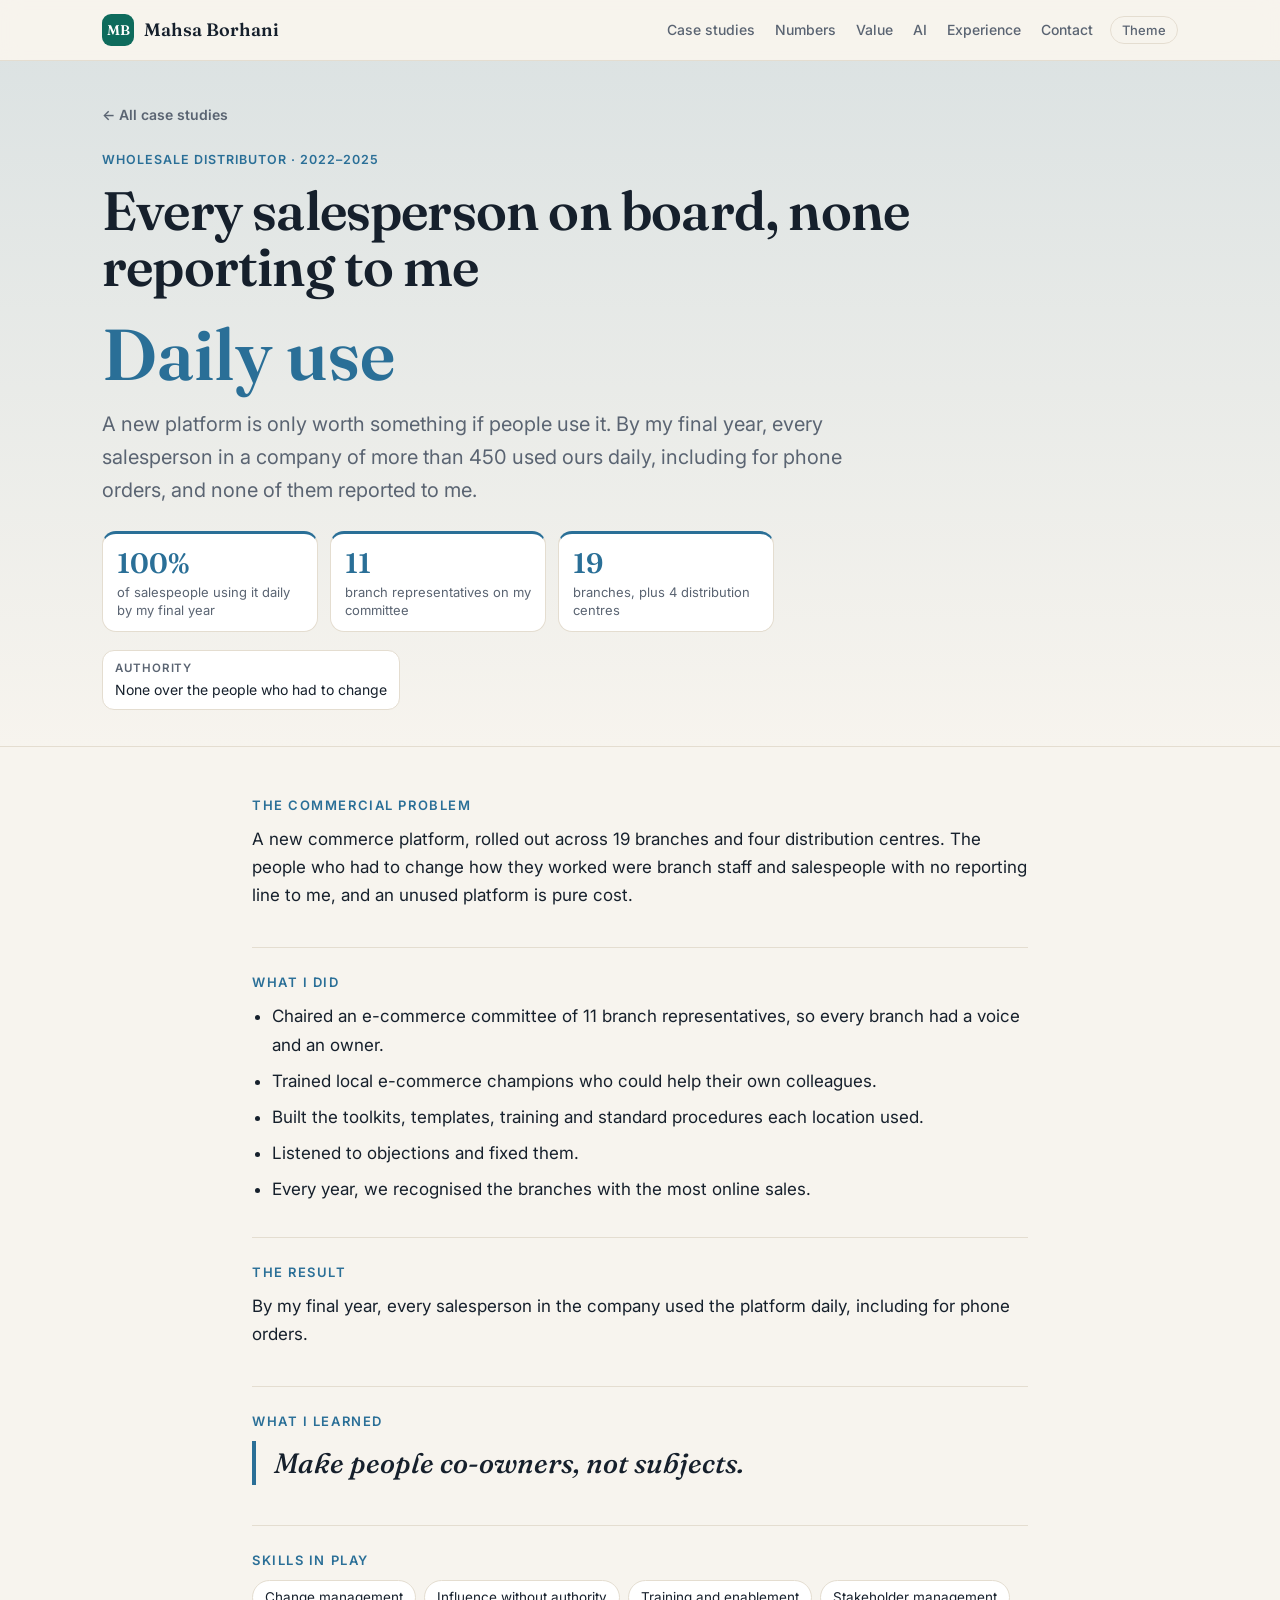
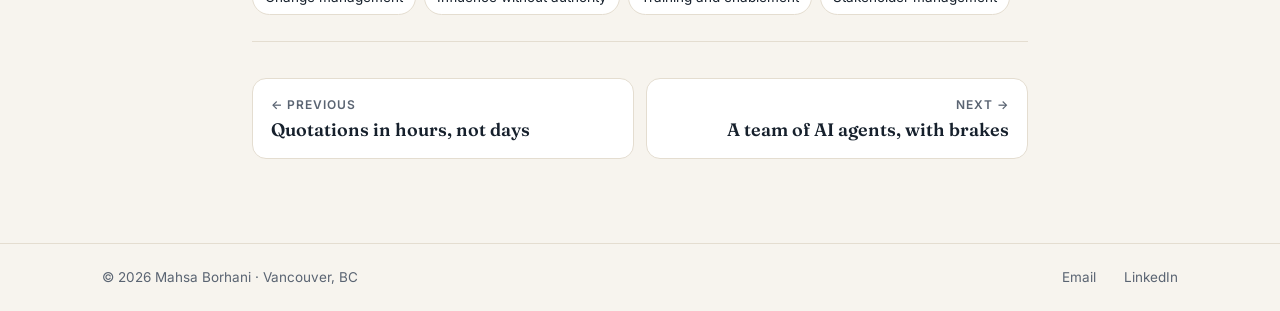
<file: adoption.html>
<!doctype html>
<html lang="en">
<head>
<meta charset="utf-8">
<meta name="viewport" content="width=device-width, initial-scale=1">
<!-- LINK-ONLY until she decides otherwise: search engines are asked not to index or follow this site.
     To go public later: delete this line on every page and empty robots.txt. -->
<meta name="robots" content="noindex, nofollow">
<title>Every salesperson on board, none reporting to me · Mahsa Borhani</title>
<meta name="description" content="A new platform is only worth something if people use it. By my final year, every salesperson in a company of more than 450 used ours daily, including for phone orders, and none of them reported to me.">
<link rel="icon" href="data:image/svg+xml,%3Csvg xmlns='http://www.w3.org/2000/svg' viewBox='0 0 64 64'%3E%3Crect width='64' height='64' rx='14' fill='%230e6b5c'/%3E%3Ctext x='32' y='42' font-family='Georgia,serif' font-size='28' text-anchor='middle' fill='white'%3EMB%3C/text%3E%3C/svg%3E">
<link rel="preconnect" href="https://fonts.googleapis.com">
<link rel="preconnect" href="https://fonts.gstatic.com" crossorigin>
<link href="https://fonts.googleapis.com/css2?family=Fraunces:ital,opsz,wght@0,9..144,500;0,9..144,600;1,9..144,500&family=Inter:wght@400;500;600&display=swap" rel="stylesheet">
<link rel="stylesheet" href="assets/site.css">
<script>document.documentElement.classList.add("js");try{var t=localStorage.getItem("mb-theme");if(t)document.documentElement.setAttribute("data-theme",t)}catch(e){}window.__rv=setTimeout(function(){document.documentElement.classList.add("shown")},2500);</script>
<script src="assets/site.js" defer></script>
</head>
<body>
<a class="skip" href="#main">Skip to content</a>
<header class="top"><div class="wrap">
  <a class="brand" href="index.html" aria-label="Mahsa Borhani, home"><span class="mono">MB</span><span class="name">Mahsa Borhani</span></a>
  <nav aria-label="Main">
    <a href="index.html#work">Case studies</a>
    <a class="hide-sm" href="index.html#numbers">Numbers</a>
    <a class="hide-sm" href="index.html#value">Value</a>
    <a href="index.html#ai">AI</a>
    <a class="hide-sm" href="index.html#experience">Experience</a>
    
    <a href="index.html#contact">Contact</a>
    <button class="theme-toggle" id="theme" type="button" aria-label="Switch between light and dark">Theme</button>
  </nav>
</div></header>
<main id="main">

<div class="story-hero" style="--c:var(--c2)">
  <div class="wrap">
    <a class="back" href="index.html#work">← All case studies</a>
    <p class="chip">Wholesale distributor · 2022–2025</p>
    <h1>Every salesperson on board, none reporting to me</h1>
    <p class="metric">Daily use</p>
    <p class="lede">A new platform is only worth something if people use it. By my final year, every salesperson in a company of more than 450 used ours daily, including for phone orders, and none of them reported to me.</p>
    <div class="kpis"><div class="kpi"><b>100%</b><span>of salespeople using it daily by my final year</span></div><div class="kpi"><b>11</b><span>branch representatives on my committee</span></div><div class="kpi"><b>19</b><span>branches, plus 4 distribution centres</span></div></div>
    <ul class="facts"><li><b>Authority</b>None over the people who had to change</li></ul>
  </div>
</div>
<article class="story-body" style="--c:var(--c2)">
    <section class="block reveal"><h2>The commercial problem</h2><p>A new commerce platform, rolled out across 19 branches and four distribution centres. The people who had to change how they worked were branch staff and salespeople with no reporting line to me, and an unused platform is pure cost.</p></section>
    <section class="block reveal"><h2>What I did</h2><ul><li>Chaired an e-commerce committee of 11 branch representatives, so every branch had a voice and an owner.</li><li>Trained local e-commerce champions who could help their own colleagues.</li><li>Built the toolkits, templates, training and standard procedures each location used.</li><li>Listened to objections and fixed them.</li><li>Every year, we recognised the branches with the most online sales.</li></ul></section>
    <section class="block reveal"><h2>The result</h2><p>By my final year, every salesperson in the company used the platform daily, including for phone orders.</p></section>
    <section class="block reveal"><h2>What I learned</h2><blockquote>Make people co-owners, not subjects.</blockquote></section>
    <section class="block reveal"><h2>Skills in play</h2><ul class="chips"><li>Change management</li><li>Influence without authority</li><li>Training and enablement</li><li>Stakeholder management</li></ul></section>

</article>
<nav class="pager" aria-label="More case studies">
  <a href="quotations.html"><span>← Previous</span><b>Quotations in hours, not days</b></a>
  <a class="next" href="ai-agents.html"><span>Next →</span><b>A team of AI agents, with brakes</b></a>
</nav>

</main>
<footer class="foot"><div class="wrap">
  <p>© 2026 Mahsa Borhani · Vancouver, BC</p>
  <p class="foot-links"><button type="button" class="link-btn email-btn" data-a="moc.liamg" data-b="hrob.asham">Email</button><a href="https://www.linkedin.com/in/mahsa-borhani" rel="noopener">LinkedIn</a></p>
</div></footer>
</body>
</html>
</file>
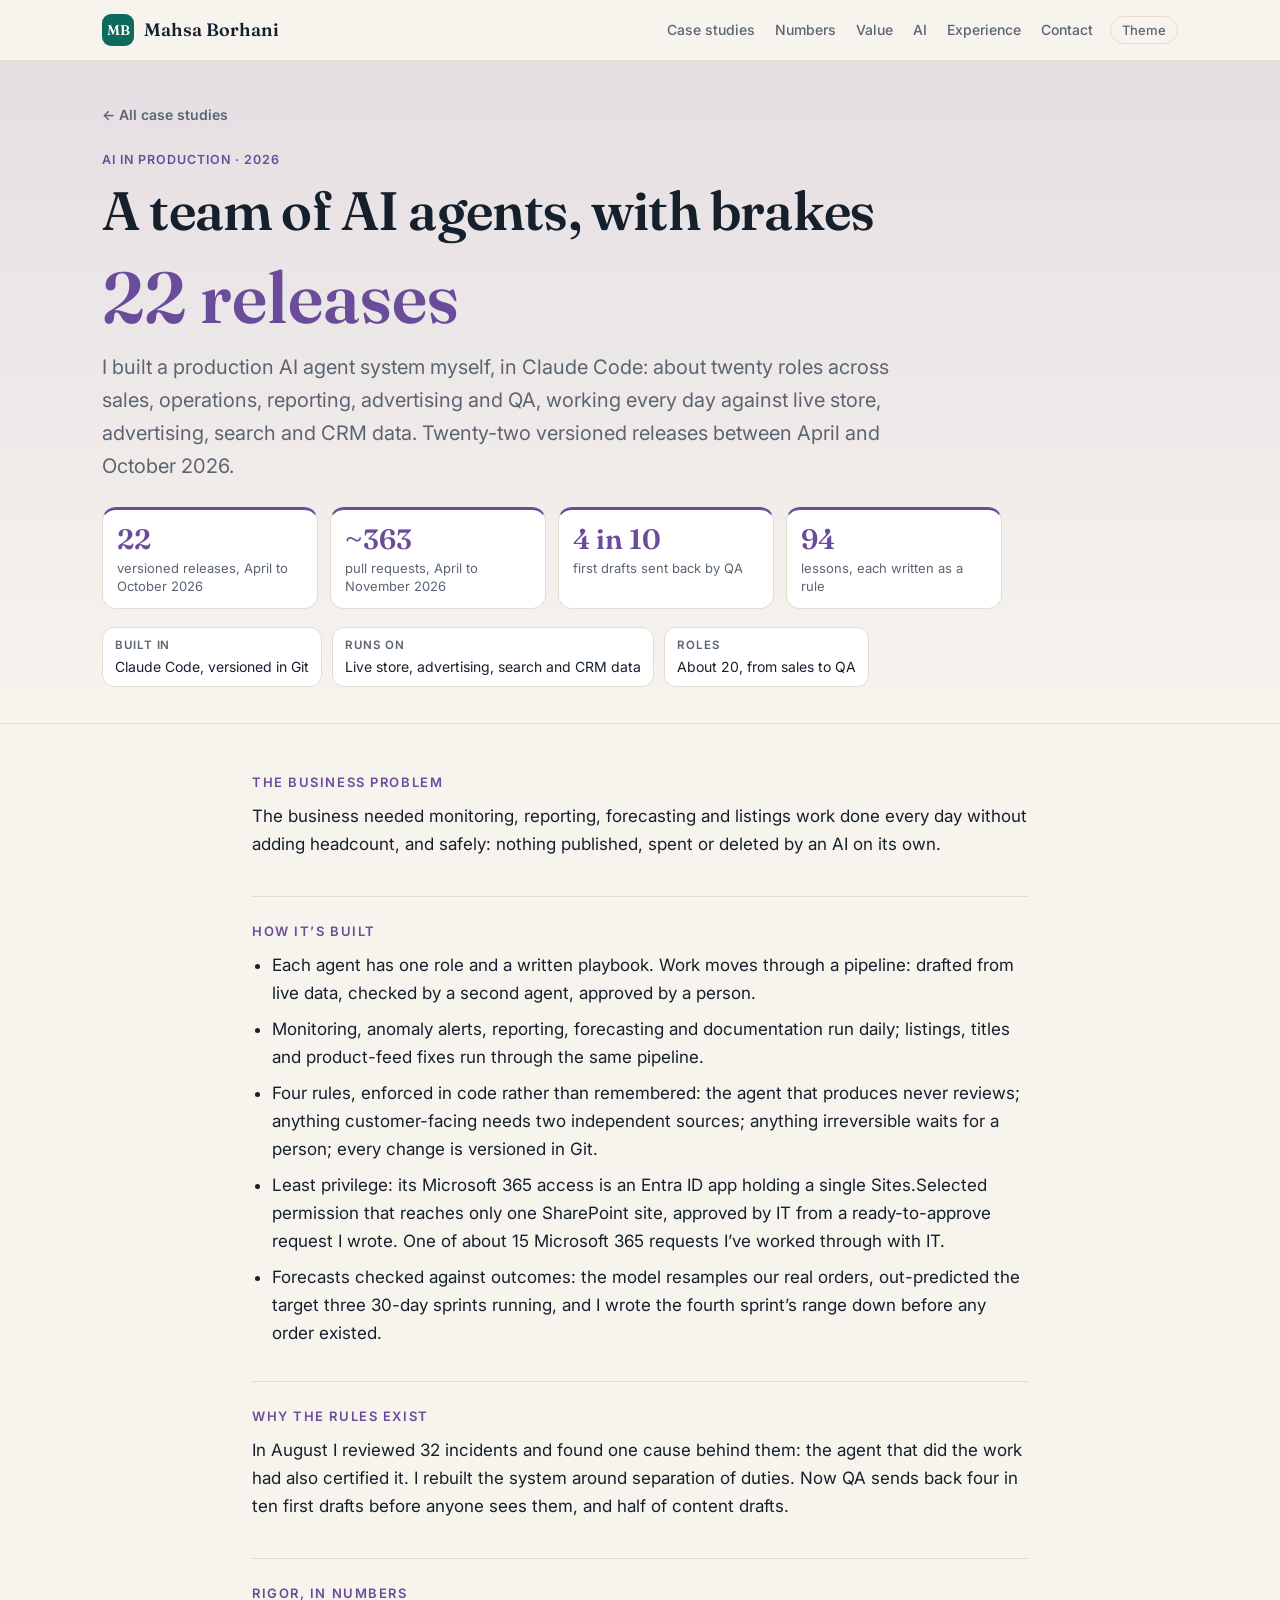
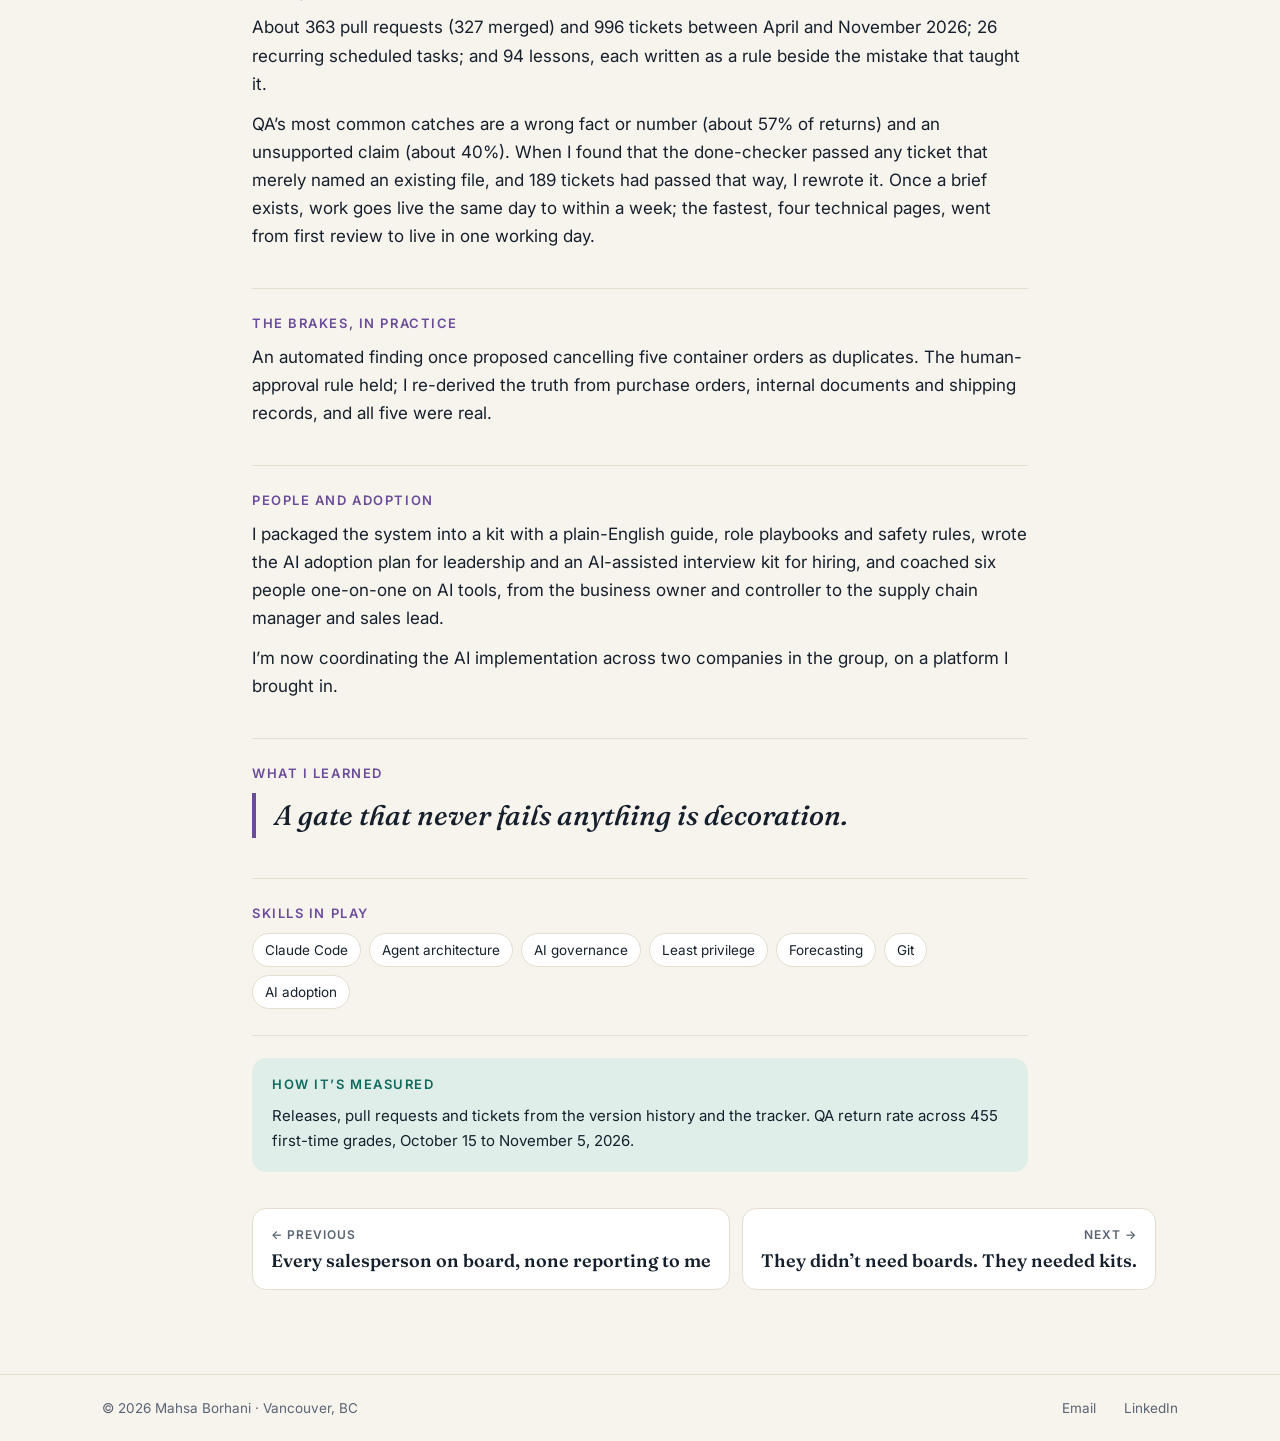
<file: ai-agents.html>
<!doctype html>
<html lang="en">
<head>
<meta charset="utf-8">
<meta name="viewport" content="width=device-width, initial-scale=1">
<!-- LINK-ONLY until she decides otherwise: search engines are asked not to index or follow this site.
     To go public later: delete this line on every page and empty robots.txt. -->
<meta name="robots" content="noindex, nofollow">
<title>A team of AI agents, with brakes · Mahsa Borhani</title>
<meta name="description" content="I built a production AI agent system myself, in Claude Code: about twenty roles across sales, operations, reporting, advertising and QA, working every day against live store, advertising, search and CRM data. Twenty-two versioned releases between April and October 2026.">
<link rel="icon" href="data:image/svg+xml,%3Csvg xmlns='http://www.w3.org/2000/svg' viewBox='0 0 64 64'%3E%3Crect width='64' height='64' rx='14' fill='%230e6b5c'/%3E%3Ctext x='32' y='42' font-family='Georgia,serif' font-size='28' text-anchor='middle' fill='white'%3EMB%3C/text%3E%3C/svg%3E">
<link rel="preconnect" href="https://fonts.googleapis.com">
<link rel="preconnect" href="https://fonts.gstatic.com" crossorigin>
<link href="https://fonts.googleapis.com/css2?family=Fraunces:ital,opsz,wght@0,9..144,500;0,9..144,600;1,9..144,500&family=Inter:wght@400;500;600&display=swap" rel="stylesheet">
<link rel="stylesheet" href="assets/site.css">
<script>document.documentElement.classList.add("js");try{var t=localStorage.getItem("mb-theme");if(t)document.documentElement.setAttribute("data-theme",t)}catch(e){}window.__rv=setTimeout(function(){document.documentElement.classList.add("shown")},2500);</script>
<script src="assets/site.js" defer></script>
</head>
<body>
<a class="skip" href="#main">Skip to content</a>
<header class="top"><div class="wrap">
  <a class="brand" href="index.html" aria-label="Mahsa Borhani, home"><span class="mono">MB</span><span class="name">Mahsa Borhani</span></a>
  <nav aria-label="Main">
    <a href="index.html#work">Case studies</a>
    <a class="hide-sm" href="index.html#numbers">Numbers</a>
    <a class="hide-sm" href="index.html#value">Value</a>
    <a href="index.html#ai">AI</a>
    <a class="hide-sm" href="index.html#experience">Experience</a>
    
    <a href="index.html#contact">Contact</a>
    <button class="theme-toggle" id="theme" type="button" aria-label="Switch between light and dark">Theme</button>
  </nav>
</div></header>
<main id="main">

<div class="story-hero" style="--c:var(--c0)">
  <div class="wrap">
    <a class="back" href="index.html#work">← All case studies</a>
    <p class="chip">AI in production · 2026</p>
    <h1>A team of AI agents, with brakes</h1>
    <p class="metric">22 releases</p>
    <p class="lede">I built a production AI agent system myself, in Claude Code: about twenty roles across sales, operations, reporting, advertising and QA, working every day against live store, advertising, search and CRM data. Twenty-two versioned releases between April and October 2026.</p>
    <div class="kpis"><div class="kpi"><b>22</b><span>versioned releases, April to October 2026</span></div><div class="kpi"><b>~363</b><span>pull requests, April to November 2026</span></div><div class="kpi"><b>4 in 10</b><span>first drafts sent back by QA</span></div><div class="kpi"><b>94</b><span>lessons, each written as a rule</span></div></div>
    <ul class="facts"><li><b>Built in</b>Claude Code, versioned in Git</li><li><b>Runs on</b>Live store, advertising, search and CRM data</li><li><b>Roles</b>About 20, from sales to QA</li></ul>
  </div>
</div>
<article class="story-body" style="--c:var(--c0)">
    <section class="block reveal"><h2>The business problem</h2><p>The business needed monitoring, reporting, forecasting and listings work done every day without adding headcount, and safely: nothing published, spent or deleted by an AI on its own.</p></section>
    <section class="block reveal"><h2>How it’s built</h2><ul><li>Each agent has one role and a written playbook. Work moves through a pipeline: drafted from live data, checked by a second agent, approved by a person.</li><li>Monitoring, anomaly alerts, reporting, forecasting and documentation run daily; listings, titles and product-feed fixes run through the same pipeline.</li><li>Four rules, enforced in code rather than remembered: the agent that produces never reviews; anything customer-facing needs two independent sources; anything irreversible waits for a person; every change is versioned in Git.</li><li>Least privilege: its Microsoft 365 access is an Entra ID app holding a single Sites.Selected permission that reaches only one SharePoint site, approved by IT from a ready-to-approve request I wrote. One of about 15 Microsoft 365 requests I’ve worked through with IT.</li><li>Forecasts checked against outcomes: the model resamples our real orders, out-predicted the target three 30-day sprints running, and I wrote the fourth sprint’s range down before any order existed.</li></ul></section>
    <section class="block reveal"><h2>Why the rules exist</h2><p>In August I reviewed 32 incidents and found one cause behind them: the agent that did the work had also certified it. I rebuilt the system around separation of duties. Now QA sends back four in ten first drafts before anyone sees them, and half of content drafts.</p></section>
    <section class="block reveal"><h2>Rigor, in numbers</h2><p>About 363 pull requests (327 merged) and 996 tickets between April and November 2026; 26 recurring scheduled tasks; and 94 lessons, each written as a rule beside the mistake that taught it.</p><p>QA’s most common catches are a wrong fact or number (about 57% of returns) and an unsupported claim (about 40%). When I found that the done-checker passed any ticket that merely named an existing file, and 189 tickets had passed that way, I rewrote it. Once a brief exists, work goes live the same day to within a week; the fastest, four technical pages, went from first review to live in one working day.</p></section>
    <section class="block reveal"><h2>The brakes, in practice</h2><p>An automated finding once proposed cancelling five container orders as duplicates. The human-approval rule held; I re-derived the truth from purchase orders, internal documents and shipping records, and all five were real.</p></section>
    <section class="block reveal"><h2>People and adoption</h2><p>I packaged the system into a kit with a plain-English guide, role playbooks and safety rules, wrote the AI adoption plan for leadership and an AI-assisted interview kit for hiring, and coached six people one-on-one on AI tools, from the business owner and controller to the supply chain manager and sales lead.</p><p>I’m now coordinating the AI implementation across two companies in the group, on a platform I brought in.</p></section>
    <section class="block reveal"><h2>What I learned</h2><blockquote>A gate that never fails anything is decoration.</blockquote></section>
    <section class="block reveal"><h2>Skills in play</h2><ul class="chips"><li>Claude Code</li><li>Agent architecture</li><li>AI governance</li><li>Least privilege</li><li>Forecasting</li><li>Git</li><li>AI adoption</li></ul></section>
    <section class="block measured reveal"><h2>How it’s measured</h2><p>Releases, pull requests and tickets from the version history and the tracker. QA return rate across 455 first-time grades, October 15 to November 5, 2026.</p></section>
</article>
<nav class="pager" aria-label="More case studies">
  <a href="adoption.html"><span>← Previous</span><b>Every salesperson on board, none reporting to me</b></a>
  <a class="next" href="largest-account.html"><span>Next →</span><b>They didn’t need boards. They needed kits.</b></a>
</nav>

</main>
<footer class="foot"><div class="wrap">
  <p>© 2026 Mahsa Borhani · Vancouver, BC</p>
  <p class="foot-links"><button type="button" class="link-btn email-btn" data-a="moc.liamg" data-b="hrob.asham">Email</button><a href="https://www.linkedin.com/in/mahsa-borhani" rel="noopener">LinkedIn</a></p>
</div></footer>
</body>
</html>
</file>
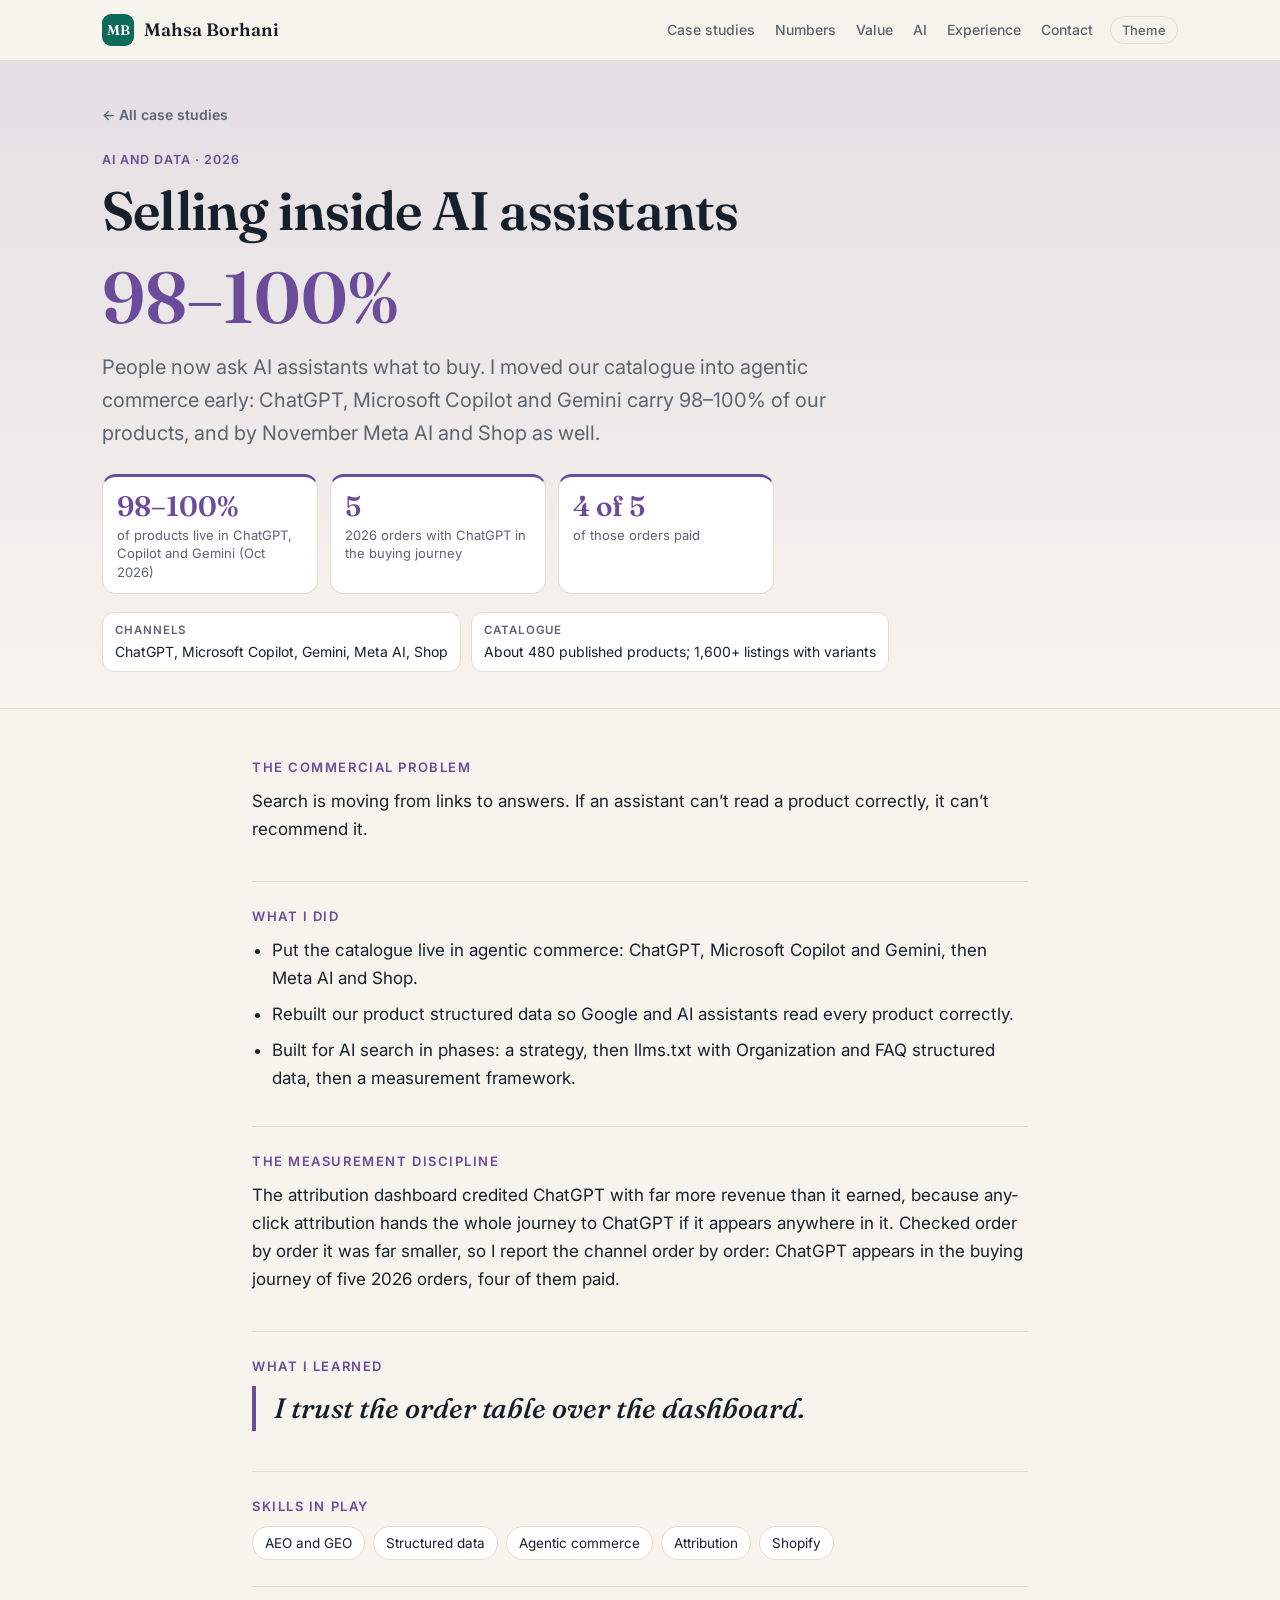
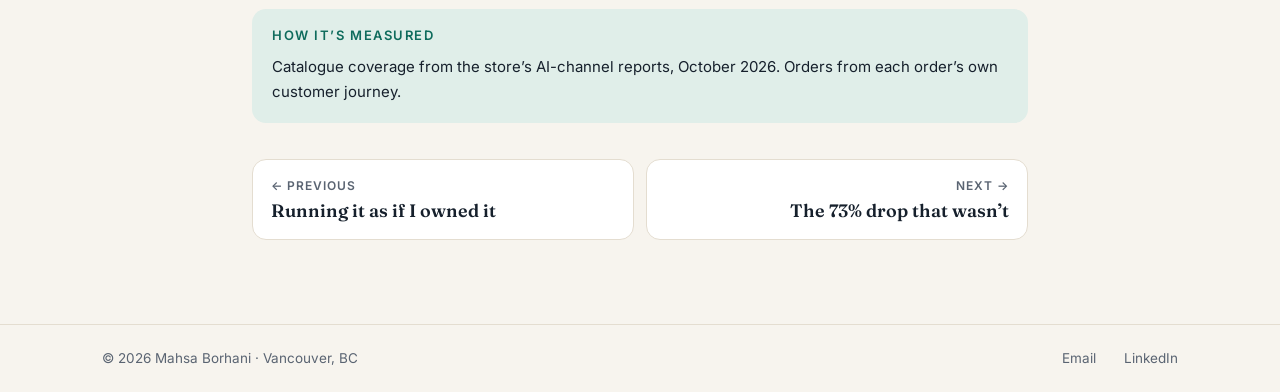
<file: ai-shopping.html>
<!doctype html>
<html lang="en">
<head>
<meta charset="utf-8">
<meta name="viewport" content="width=device-width, initial-scale=1">
<!-- LINK-ONLY until she decides otherwise: search engines are asked not to index or follow this site.
     To go public later: delete this line on every page and empty robots.txt. -->
<meta name="robots" content="noindex, nofollow">
<title>Selling inside AI assistants · Mahsa Borhani</title>
<meta name="description" content="People now ask AI assistants what to buy. I moved our catalogue into agentic commerce early: ChatGPT, Microsoft Copilot and Gemini carry 98–100% of our products, and by November Meta AI and Shop as well.">
<link rel="icon" href="data:image/svg+xml,%3Csvg xmlns='http://www.w3.org/2000/svg' viewBox='0 0 64 64'%3E%3Crect width='64' height='64' rx='14' fill='%230e6b5c'/%3E%3Ctext x='32' y='42' font-family='Georgia,serif' font-size='28' text-anchor='middle' fill='white'%3EMB%3C/text%3E%3C/svg%3E">
<link rel="preconnect" href="https://fonts.googleapis.com">
<link rel="preconnect" href="https://fonts.gstatic.com" crossorigin>
<link href="https://fonts.googleapis.com/css2?family=Fraunces:ital,opsz,wght@0,9..144,500;0,9..144,600;1,9..144,500&family=Inter:wght@400;500;600&display=swap" rel="stylesheet">
<link rel="stylesheet" href="assets/site.css">
<script>document.documentElement.classList.add("js");try{var t=localStorage.getItem("mb-theme");if(t)document.documentElement.setAttribute("data-theme",t)}catch(e){}window.__rv=setTimeout(function(){document.documentElement.classList.add("shown")},2500);</script>
<script src="assets/site.js" defer></script>
</head>
<body>
<a class="skip" href="#main">Skip to content</a>
<header class="top"><div class="wrap">
  <a class="brand" href="index.html" aria-label="Mahsa Borhani, home"><span class="mono">MB</span><span class="name">Mahsa Borhani</span></a>
  <nav aria-label="Main">
    <a href="index.html#work">Case studies</a>
    <a class="hide-sm" href="index.html#numbers">Numbers</a>
    <a class="hide-sm" href="index.html#value">Value</a>
    <a href="index.html#ai">AI</a>
    <a class="hide-sm" href="index.html#experience">Experience</a>
    
    <a href="index.html#contact">Contact</a>
    <button class="theme-toggle" id="theme" type="button" aria-label="Switch between light and dark">Theme</button>
  </nav>
</div></header>
<main id="main">

<div class="story-hero" style="--c:var(--c0)">
  <div class="wrap">
    <a class="back" href="index.html#work">← All case studies</a>
    <p class="chip">AI and data · 2026</p>
    <h1>Selling inside AI assistants</h1>
    <p class="metric">98–100%</p>
    <p class="lede">People now ask AI assistants what to buy. I moved our catalogue into agentic commerce early: ChatGPT, Microsoft Copilot and Gemini carry 98–100% of our products, and by November Meta AI and Shop as well.</p>
    <div class="kpis"><div class="kpi"><b>98–100%</b><span>of products live in ChatGPT, Copilot and Gemini (Oct 2026)</span></div><div class="kpi"><b>5</b><span>2026 orders with ChatGPT in the buying journey</span></div><div class="kpi"><b>4 of 5</b><span>of those orders paid</span></div></div>
    <ul class="facts"><li><b>Channels</b>ChatGPT, Microsoft Copilot, Gemini, Meta AI, Shop</li><li><b>Catalogue</b>About 480 published products; 1,600+ listings with variants</li></ul>
  </div>
</div>
<article class="story-body" style="--c:var(--c0)">
    <section class="block reveal"><h2>The commercial problem</h2><p>Search is moving from links to answers. If an assistant can’t read a product correctly, it can’t recommend it.</p></section>
    <section class="block reveal"><h2>What I did</h2><ul><li>Put the catalogue live in agentic commerce: ChatGPT, Microsoft Copilot and Gemini, then Meta AI and Shop.</li><li>Rebuilt our product structured data so Google and AI assistants read every product correctly.</li><li>Built for AI search in phases: a strategy, then llms.txt with Organization and FAQ structured data, then a measurement framework.</li></ul></section>
    <section class="block reveal"><h2>The measurement discipline</h2><p>The attribution dashboard credited ChatGPT with far more revenue than it earned, because any-click attribution hands the whole journey to ChatGPT if it appears anywhere in it. Checked order by order it was far smaller, so I report the channel order by order: ChatGPT appears in the buying journey of five 2026 orders, four of them paid.</p></section>
    <section class="block reveal"><h2>What I learned</h2><blockquote>I trust the order table over the dashboard.</blockquote></section>
    <section class="block reveal"><h2>Skills in play</h2><ul class="chips"><li>AEO and GEO</li><li>Structured data</li><li>Agentic commerce</li><li>Attribution</li><li>Shopify</li></ul></section>
    <section class="block measured reveal"><h2>How it’s measured</h2><p>Catalogue coverage from the store’s AI-channel reports, October 2026. Orders from each order’s own customer journey.</p></section>
</article>
<nav class="pager" aria-label="More case studies">
  <a href="owners.html"><span>← Previous</span><b>Running it as if I owned it</b></a>
  <a class="next" href="august.html"><span>Next →</span><b>The 73% drop that wasn’t</b></a>
</nav>

</main>
<footer class="foot"><div class="wrap">
  <p>© 2026 Mahsa Borhani · Vancouver, BC</p>
  <p class="foot-links"><button type="button" class="link-btn email-btn" data-a="moc.liamg" data-b="hrob.asham">Email</button><a href="https://www.linkedin.com/in/mahsa-borhani" rel="noopener">LinkedIn</a></p>
</div></footer>
</body>
</html>
</file>
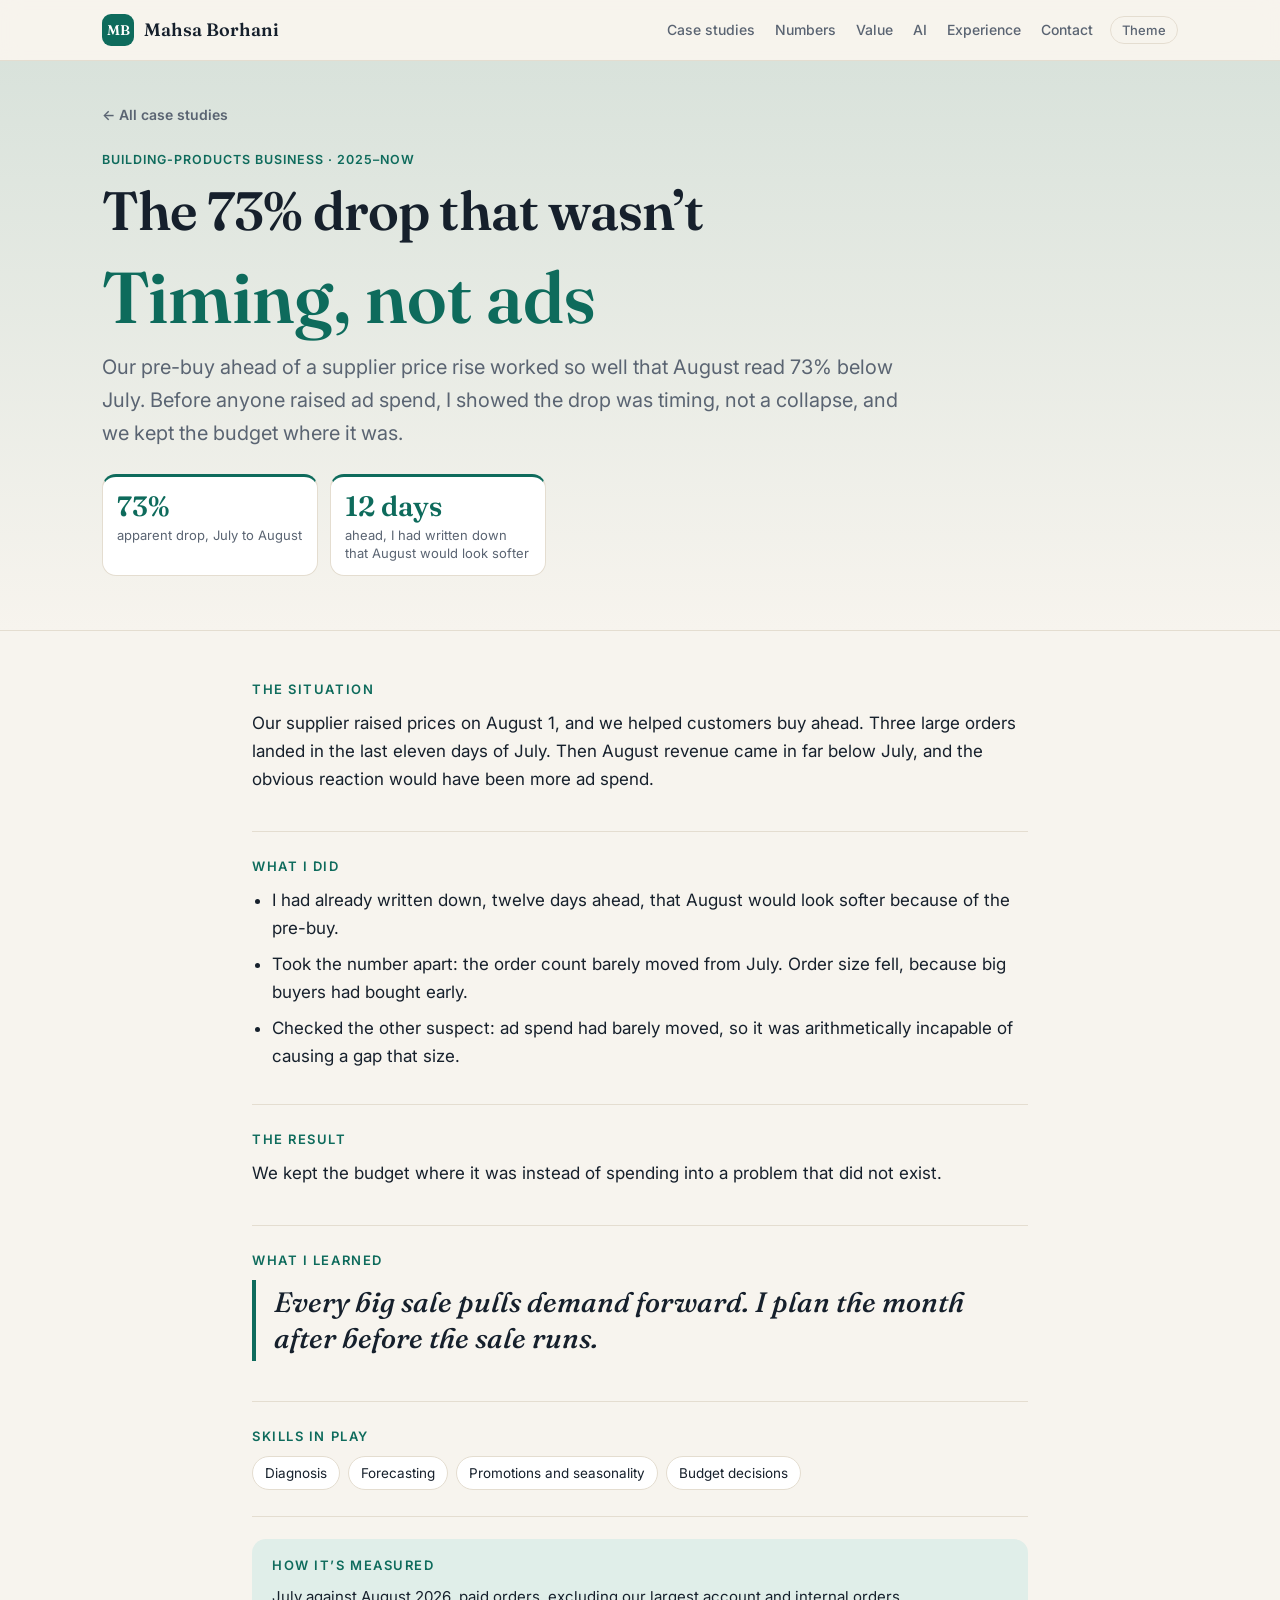
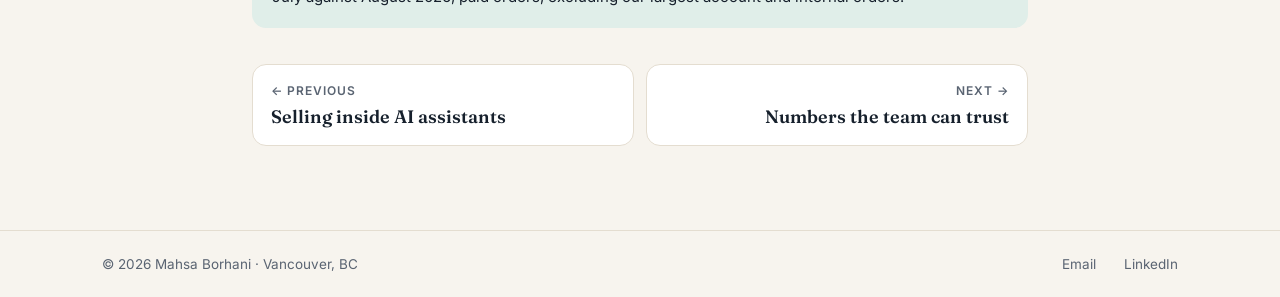
<file: august.html>
<!doctype html>
<html lang="en">
<head>
<meta charset="utf-8">
<meta name="viewport" content="width=device-width, initial-scale=1">
<!-- LINK-ONLY until she decides otherwise: search engines are asked not to index or follow this site.
     To go public later: delete this line on every page and empty robots.txt. -->
<meta name="robots" content="noindex, nofollow">
<title>The 73% drop that wasn’t · Mahsa Borhani</title>
<meta name="description" content="Our pre-buy ahead of a supplier price rise worked so well that August read 73% below July. Before anyone raised ad spend, I showed the drop was timing, not a collapse, and we kept the budget where it was.">
<link rel="icon" href="data:image/svg+xml,%3Csvg xmlns='http://www.w3.org/2000/svg' viewBox='0 0 64 64'%3E%3Crect width='64' height='64' rx='14' fill='%230e6b5c'/%3E%3Ctext x='32' y='42' font-family='Georgia,serif' font-size='28' text-anchor='middle' fill='white'%3EMB%3C/text%3E%3C/svg%3E">
<link rel="preconnect" href="https://fonts.googleapis.com">
<link rel="preconnect" href="https://fonts.gstatic.com" crossorigin>
<link href="https://fonts.googleapis.com/css2?family=Fraunces:ital,opsz,wght@0,9..144,500;0,9..144,600;1,9..144,500&family=Inter:wght@400;500;600&display=swap" rel="stylesheet">
<link rel="stylesheet" href="assets/site.css">
<script>document.documentElement.classList.add("js");try{var t=localStorage.getItem("mb-theme");if(t)document.documentElement.setAttribute("data-theme",t)}catch(e){}window.__rv=setTimeout(function(){document.documentElement.classList.add("shown")},2500);</script>
<script src="assets/site.js" defer></script>
</head>
<body>
<a class="skip" href="#main">Skip to content</a>
<header class="top"><div class="wrap">
  <a class="brand" href="index.html" aria-label="Mahsa Borhani, home"><span class="mono">MB</span><span class="name">Mahsa Borhani</span></a>
  <nav aria-label="Main">
    <a href="index.html#work">Case studies</a>
    <a class="hide-sm" href="index.html#numbers">Numbers</a>
    <a class="hide-sm" href="index.html#value">Value</a>
    <a href="index.html#ai">AI</a>
    <a class="hide-sm" href="index.html#experience">Experience</a>
    
    <a href="index.html#contact">Contact</a>
    <button class="theme-toggle" id="theme" type="button" aria-label="Switch between light and dark">Theme</button>
  </nav>
</div></header>
<main id="main">

<div class="story-hero" style="--c:var(--c3)">
  <div class="wrap">
    <a class="back" href="index.html#work">← All case studies</a>
    <p class="chip">Building-products business · 2025–now</p>
    <h1>The 73% drop that wasn’t</h1>
    <p class="metric">Timing, not ads</p>
    <p class="lede">Our pre-buy ahead of a supplier price rise worked so well that August read 73% below July. Before anyone raised ad spend, I showed the drop was timing, not a collapse, and we kept the budget where it was.</p>
    <div class="kpis"><div class="kpi"><b>73%</b><span>apparent drop, July to August</span></div><div class="kpi"><b>12 days</b><span>ahead, I had written down that August would look softer</span></div></div>
    
  </div>
</div>
<article class="story-body" style="--c:var(--c3)">
    <section class="block reveal"><h2>The situation</h2><p>Our supplier raised prices on August 1, and we helped customers buy ahead. Three large orders landed in the last eleven days of July. Then August revenue came in far below July, and the obvious reaction would have been more ad spend.</p></section>
    <section class="block reveal"><h2>What I did</h2><ul><li>I had already written down, twelve days ahead, that August would look softer because of the pre-buy.</li><li>Took the number apart: the order count barely moved from July. Order size fell, because big buyers had bought early.</li><li>Checked the other suspect: ad spend had barely moved, so it was arithmetically incapable of causing a gap that size.</li></ul></section>
    <section class="block reveal"><h2>The result</h2><p>We kept the budget where it was instead of spending into a problem that did not exist.</p></section>
    <section class="block reveal"><h2>What I learned</h2><blockquote>Every big sale pulls demand forward. I plan the month after before the sale runs.</blockquote></section>
    <section class="block reveal"><h2>Skills in play</h2><ul class="chips"><li>Diagnosis</li><li>Forecasting</li><li>Promotions and seasonality</li><li>Budget decisions</li></ul></section>
    <section class="block measured reveal"><h2>How it’s measured</h2><p>July against August 2026, paid orders, excluding our largest account and internal orders.</p></section>
</article>
<nav class="pager" aria-label="More case studies">
  <a href="ai-shopping.html"><span>← Previous</span><b>Selling inside AI assistants</b></a>
  <a class="next" href="measurement.html"><span>Next →</span><b>Numbers the team can trust</b></a>
</nav>

</main>
<footer class="foot"><div class="wrap">
  <p>© 2026 Mahsa Borhani · Vancouver, BC</p>
  <p class="foot-links"><button type="button" class="link-btn email-btn" data-a="moc.liamg" data-b="hrob.asham">Email</button><a href="https://www.linkedin.com/in/mahsa-borhani" rel="noopener">LinkedIn</a></p>
</div></footer>
</body>
</html>
</file>
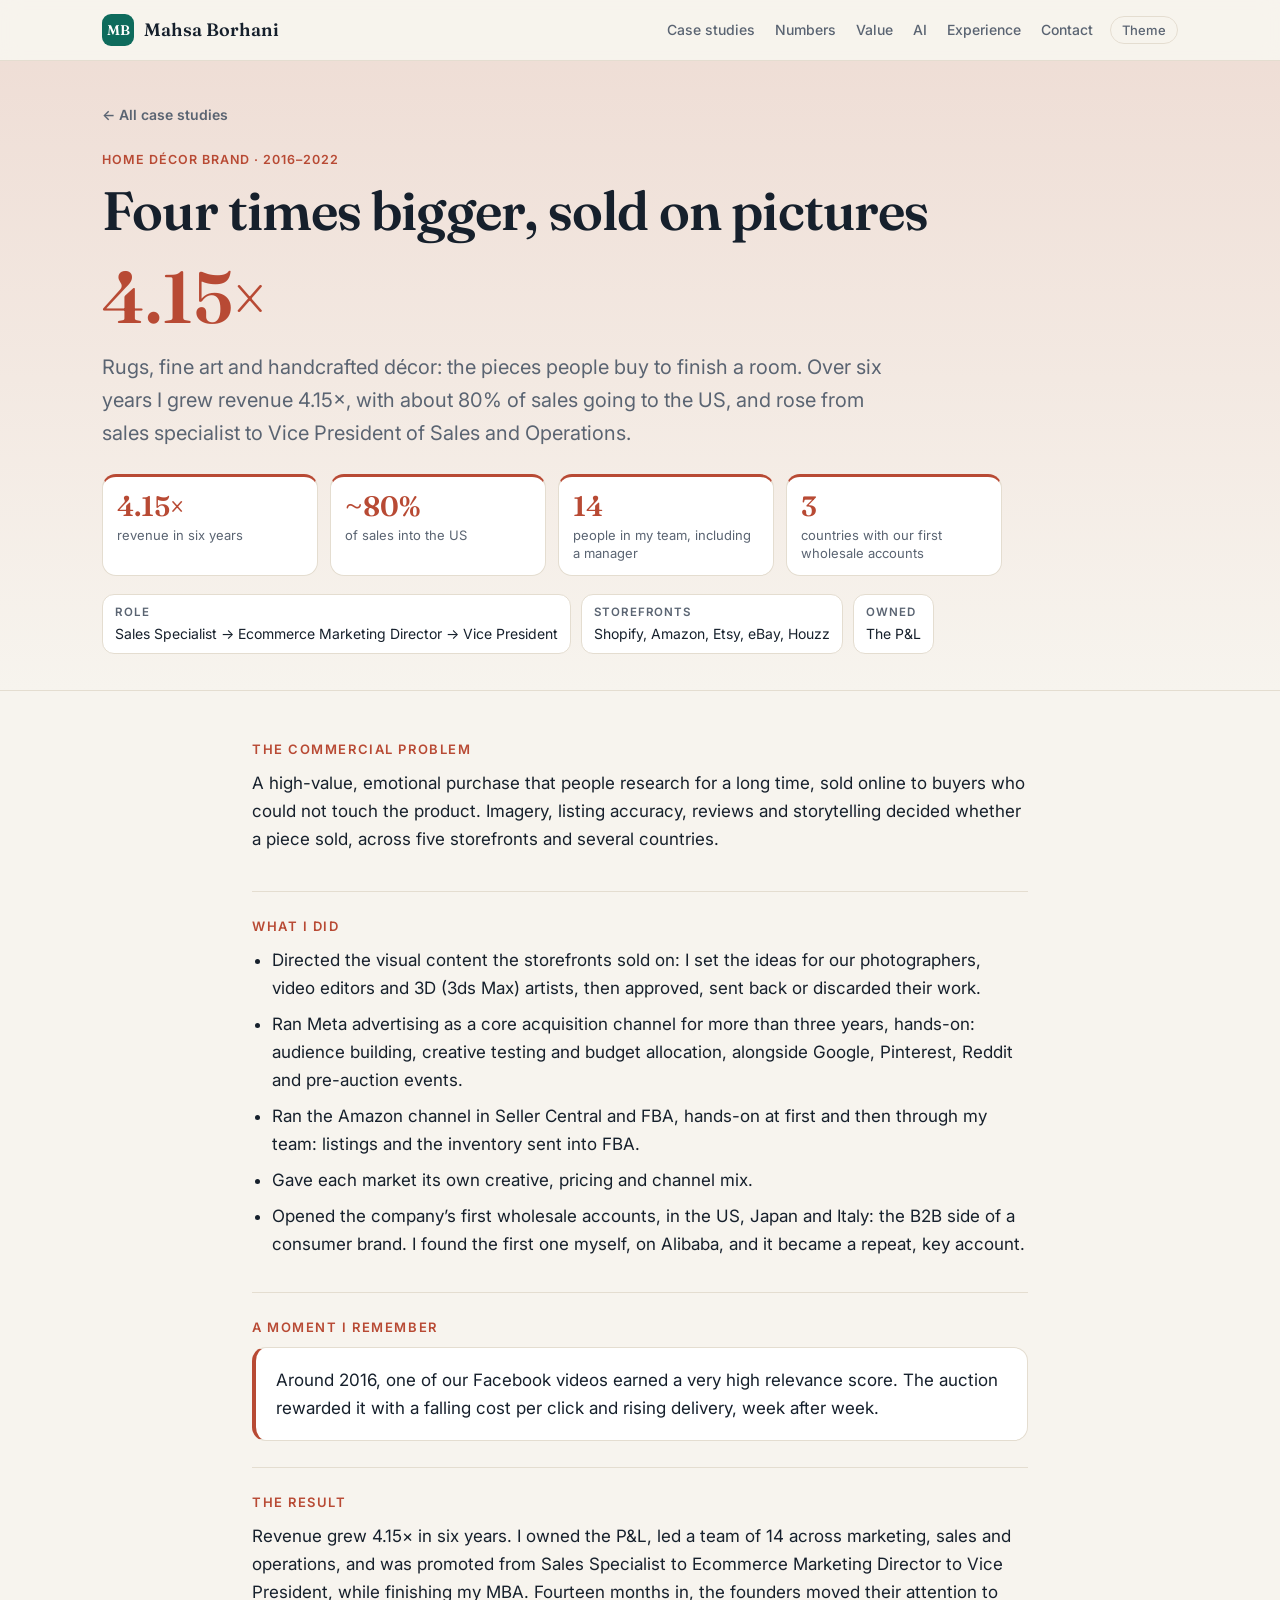
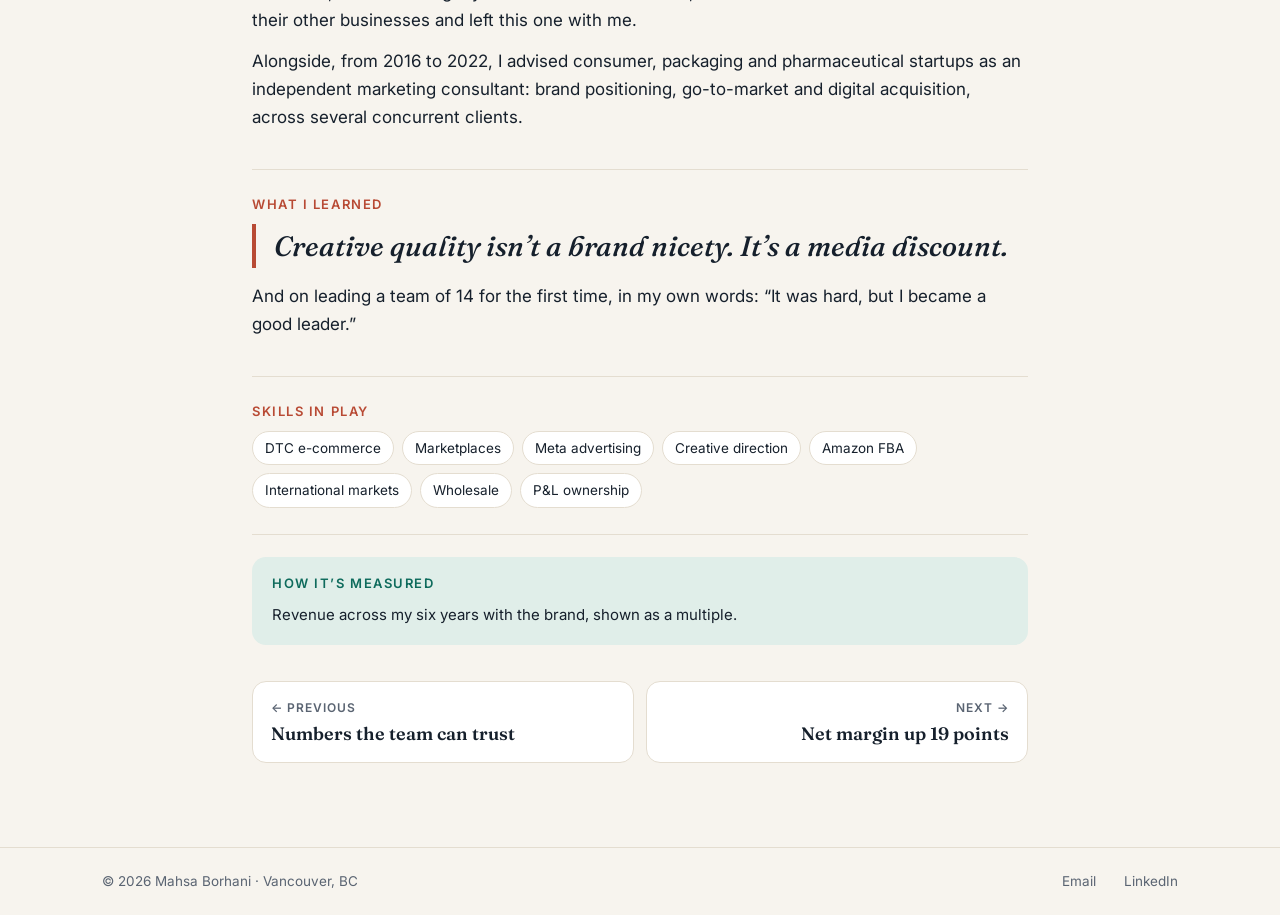
<file: decor-brand.html>
<!doctype html>
<html lang="en">
<head>
<meta charset="utf-8">
<meta name="viewport" content="width=device-width, initial-scale=1">
<!-- LINK-ONLY until she decides otherwise: search engines are asked not to index or follow this site.
     To go public later: delete this line on every page and empty robots.txt. -->
<meta name="robots" content="noindex, nofollow">
<title>Four times bigger, sold on pictures · Mahsa Borhani</title>
<meta name="description" content="Rugs, fine art and handcrafted décor: the pieces people buy to finish a room. Over six years I grew revenue 4.15×, with about 80% of sales going to the US, and rose from sales specialist to Vice President of Sales and Operations.">
<link rel="icon" href="data:image/svg+xml,%3Csvg xmlns='http://www.w3.org/2000/svg' viewBox='0 0 64 64'%3E%3Crect width='64' height='64' rx='14' fill='%230e6b5c'/%3E%3Ctext x='32' y='42' font-family='Georgia,serif' font-size='28' text-anchor='middle' fill='white'%3EMB%3C/text%3E%3C/svg%3E">
<link rel="preconnect" href="https://fonts.googleapis.com">
<link rel="preconnect" href="https://fonts.gstatic.com" crossorigin>
<link href="https://fonts.googleapis.com/css2?family=Fraunces:ital,opsz,wght@0,9..144,500;0,9..144,600;1,9..144,500&family=Inter:wght@400;500;600&display=swap" rel="stylesheet">
<link rel="stylesheet" href="assets/site.css">
<script>document.documentElement.classList.add("js");try{var t=localStorage.getItem("mb-theme");if(t)document.documentElement.setAttribute("data-theme",t)}catch(e){}window.__rv=setTimeout(function(){document.documentElement.classList.add("shown")},2500);</script>
<script src="assets/site.js" defer></script>
</head>
<body>
<a class="skip" href="#main">Skip to content</a>
<header class="top"><div class="wrap">
  <a class="brand" href="index.html" aria-label="Mahsa Borhani, home"><span class="mono">MB</span><span class="name">Mahsa Borhani</span></a>
  <nav aria-label="Main">
    <a href="index.html#work">Case studies</a>
    <a class="hide-sm" href="index.html#numbers">Numbers</a>
    <a class="hide-sm" href="index.html#value">Value</a>
    <a href="index.html#ai">AI</a>
    <a class="hide-sm" href="index.html#experience">Experience</a>
    
    <a href="index.html#contact">Contact</a>
    <button class="theme-toggle" id="theme" type="button" aria-label="Switch between light and dark">Theme</button>
  </nav>
</div></header>
<main id="main">

<div class="story-hero" style="--c:var(--c1)">
  <div class="wrap">
    <a class="back" href="index.html#work">← All case studies</a>
    <p class="chip">Home décor brand · 2016–2022</p>
    <h1>Four times bigger, sold on pictures</h1>
    <p class="metric">4.15×</p>
    <p class="lede">Rugs, fine art and handcrafted décor: the pieces people buy to finish a room. Over six years I grew revenue 4.15×, with about 80% of sales going to the US, and rose from sales specialist to Vice President of Sales and Operations.</p>
    <div class="kpis"><div class="kpi"><b>4.15×</b><span>revenue in six years</span></div><div class="kpi"><b>~80%</b><span>of sales into the US</span></div><div class="kpi"><b>14</b><span>people in my team, including a manager</span></div><div class="kpi"><b>3</b><span>countries with our first wholesale accounts</span></div></div>
    <ul class="facts"><li><b>Role</b>Sales Specialist → Ecommerce Marketing Director → Vice President</li><li><b>Storefronts</b>Shopify, Amazon, Etsy, eBay, Houzz</li><li><b>Owned</b>The P&amp;L</li></ul>
  </div>
</div>
<article class="story-body" style="--c:var(--c1)">
    <section class="block reveal"><h2>The commercial problem</h2><p>A high-value, emotional purchase that people research for a long time, sold online to buyers who could not touch the product. Imagery, listing accuracy, reviews and storytelling decided whether a piece sold, across five storefronts and several countries.</p></section>
    <section class="block reveal"><h2>What I did</h2><ul><li>Directed the visual content the storefronts sold on: I set the ideas for our photographers, video editors and 3D (3ds Max) artists, then approved, sent back or discarded their work.</li><li>Ran Meta advertising as a core acquisition channel for more than three years, hands-on: audience building, creative testing and budget allocation, alongside Google, Pinterest, Reddit and pre-auction events.</li><li>Ran the Amazon channel in Seller Central and FBA, hands-on at first and then through my team: listings and the inventory sent into FBA.</li><li>Gave each market its own creative, pricing and channel mix.</li><li>Opened the company’s first wholesale accounts, in the US, Japan and Italy: the B2B side of a consumer brand. I found the first one myself, on Alibaba, and it became a repeat, key account.</li></ul></section>
    <section class="block reveal"><h2>A moment I remember</h2><div class="moment"><p>Around 2016, one of our Facebook videos earned a very high relevance score. The auction rewarded it with a falling cost per click and rising delivery, week after week.</p></div></section>
    <section class="block reveal"><h2>The result</h2><p>Revenue grew 4.15× in six years. I owned the P&amp;L, led a team of 14 across marketing, sales and operations, and was promoted from Sales Specialist to Ecommerce Marketing Director to Vice President, while finishing my MBA. Fourteen months in, the founders moved their attention to their other businesses and left this one with me.</p><p>Alongside, from 2016 to 2022, I advised consumer, packaging and pharmaceutical startups as an independent marketing consultant: brand positioning, go-to-market and digital acquisition, across several concurrent clients.</p></section>
    <section class="block reveal"><h2>What I learned</h2><blockquote>Creative quality isn’t a brand nicety. It’s a media discount.</blockquote><p>And on leading a team of 14 for the first time, in my own words: “It was hard, but I became a good leader.”</p></section>
    <section class="block reveal"><h2>Skills in play</h2><ul class="chips"><li>DTC e-commerce</li><li>Marketplaces</li><li>Meta advertising</li><li>Creative direction</li><li>Amazon FBA</li><li>International markets</li><li>Wholesale</li><li>P&amp;L ownership</li></ul></section>
    <section class="block measured reveal"><h2>How it’s measured</h2><p>Revenue across my six years with the brand, shown as a multiple.</p></section>
</article>
<nav class="pager" aria-label="More case studies">
  <a href="measurement.html"><span>← Previous</span><b>Numbers the team can trust</b></a>
  <a class="next" href="net-margin.html"><span>Next →</span><b>Net margin up 19 points</b></a>
</nav>

</main>
<footer class="foot"><div class="wrap">
  <p>© 2026 Mahsa Borhani · Vancouver, BC</p>
  <p class="foot-links"><button type="button" class="link-btn email-btn" data-a="moc.liamg" data-b="hrob.asham">Email</button><a href="https://www.linkedin.com/in/mahsa-borhani" rel="noopener">LinkedIn</a></p>
</div></footer>
</body>
</html>
</file>
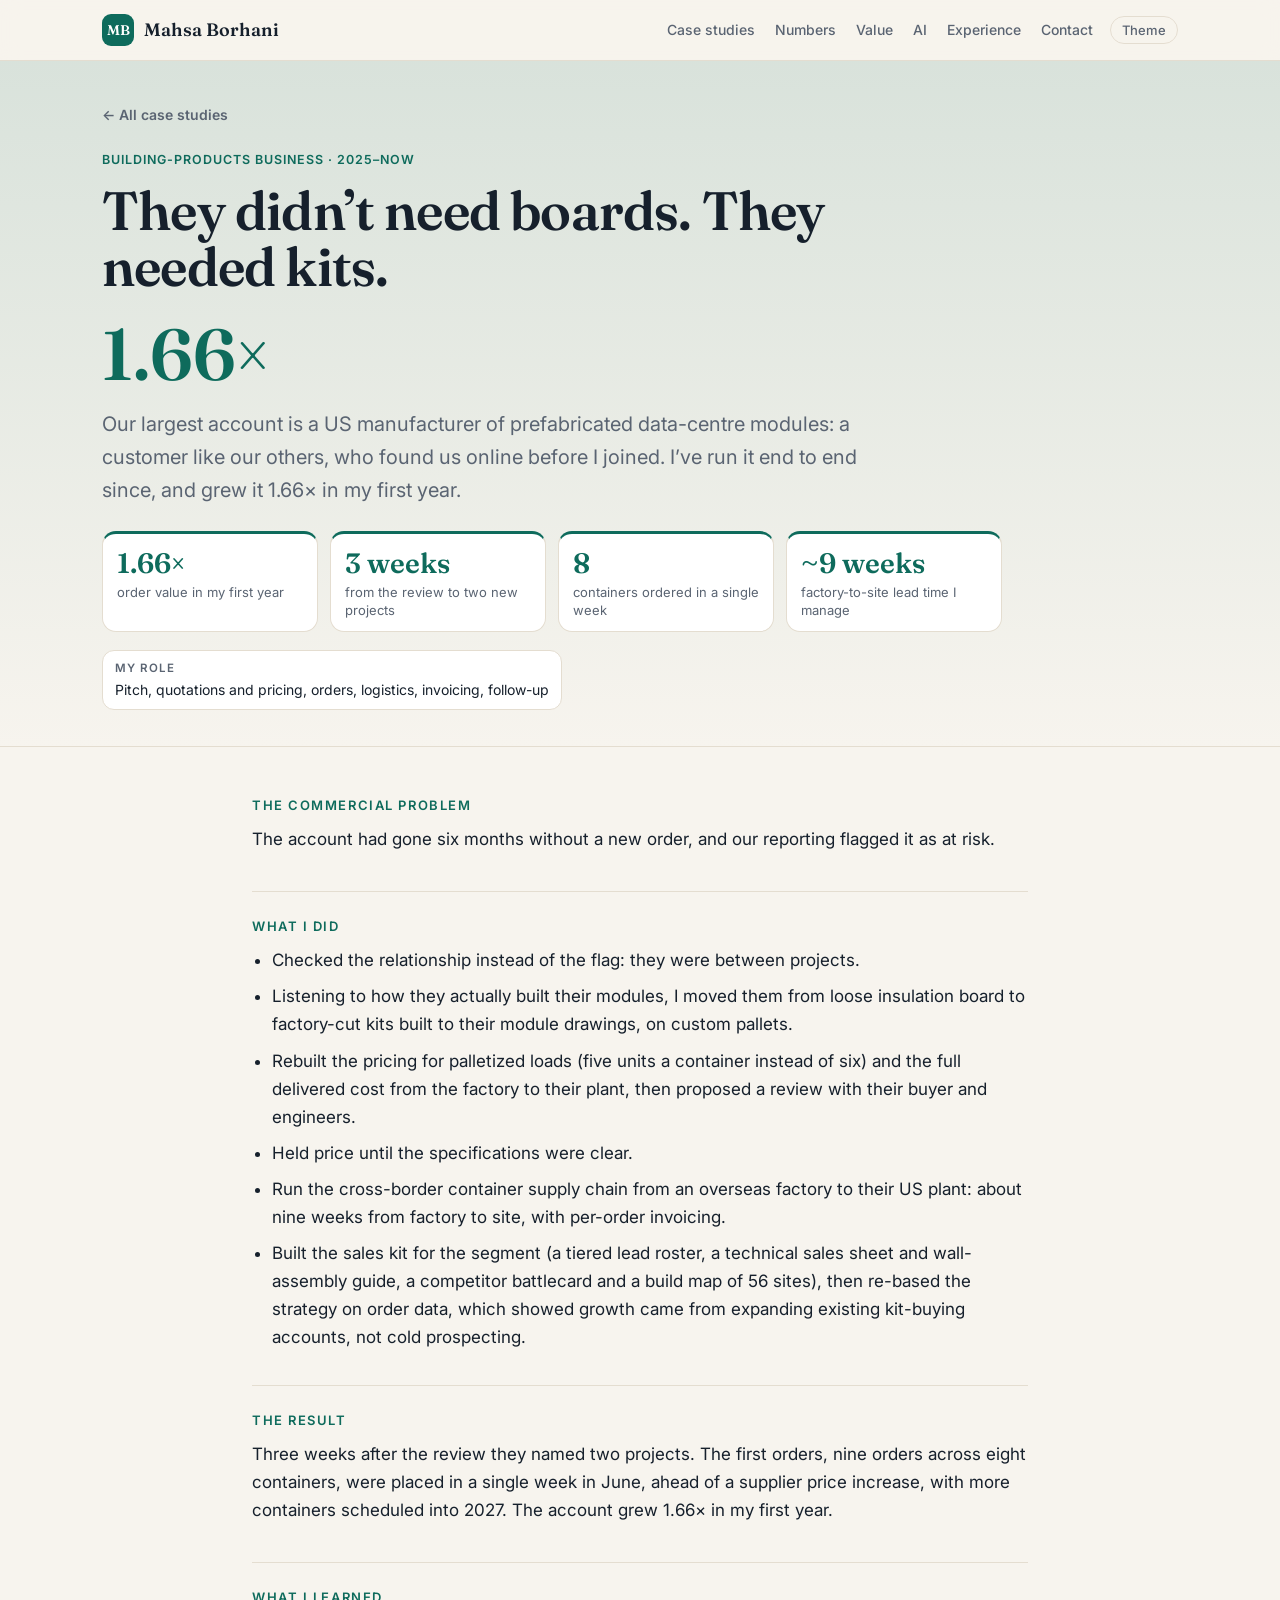
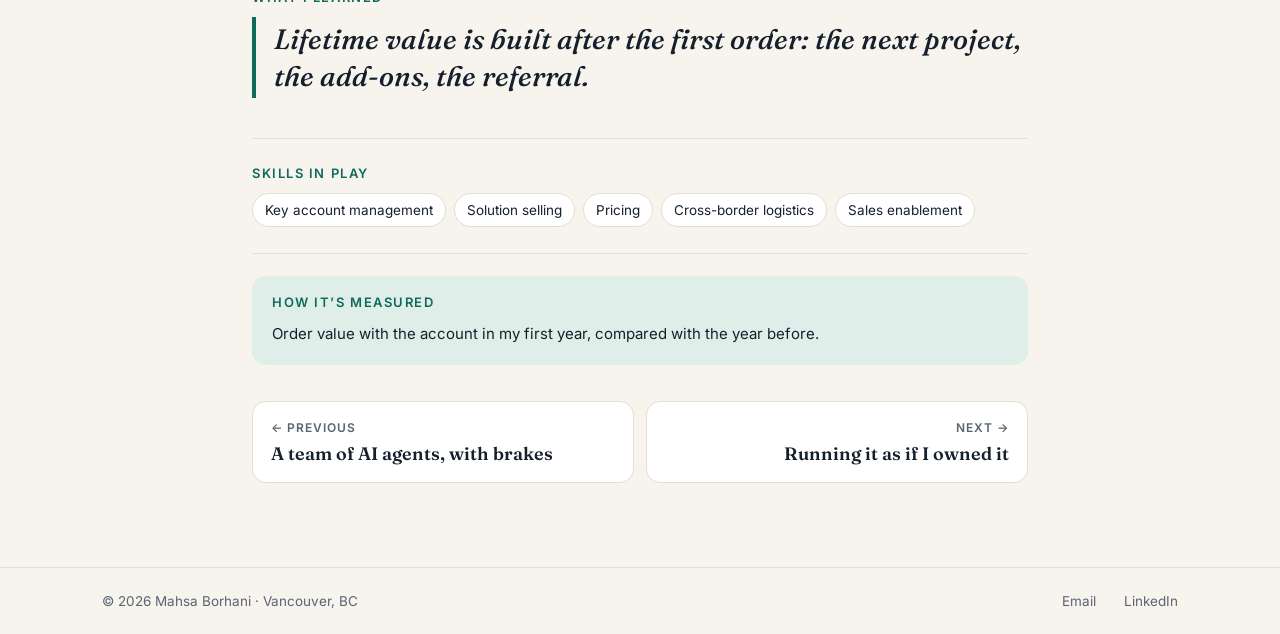
<file: largest-account.html>
<!doctype html>
<html lang="en">
<head>
<meta charset="utf-8">
<meta name="viewport" content="width=device-width, initial-scale=1">
<!-- LINK-ONLY until she decides otherwise: search engines are asked not to index or follow this site.
     To go public later: delete this line on every page and empty robots.txt. -->
<meta name="robots" content="noindex, nofollow">
<title>They didn’t need boards. They needed kits. · Mahsa Borhani</title>
<meta name="description" content="Our largest account is a US manufacturer of prefabricated data-centre modules: a customer like our others, who found us online before I joined. I’ve run it end to end since, and grew it 1.66× in my first year.">
<link rel="icon" href="data:image/svg+xml,%3Csvg xmlns='http://www.w3.org/2000/svg' viewBox='0 0 64 64'%3E%3Crect width='64' height='64' rx='14' fill='%230e6b5c'/%3E%3Ctext x='32' y='42' font-family='Georgia,serif' font-size='28' text-anchor='middle' fill='white'%3EMB%3C/text%3E%3C/svg%3E">
<link rel="preconnect" href="https://fonts.googleapis.com">
<link rel="preconnect" href="https://fonts.gstatic.com" crossorigin>
<link href="https://fonts.googleapis.com/css2?family=Fraunces:ital,opsz,wght@0,9..144,500;0,9..144,600;1,9..144,500&family=Inter:wght@400;500;600&display=swap" rel="stylesheet">
<link rel="stylesheet" href="assets/site.css">
<script>document.documentElement.classList.add("js");try{var t=localStorage.getItem("mb-theme");if(t)document.documentElement.setAttribute("data-theme",t)}catch(e){}window.__rv=setTimeout(function(){document.documentElement.classList.add("shown")},2500);</script>
<script src="assets/site.js" defer></script>
</head>
<body>
<a class="skip" href="#main">Skip to content</a>
<header class="top"><div class="wrap">
  <a class="brand" href="index.html" aria-label="Mahsa Borhani, home"><span class="mono">MB</span><span class="name">Mahsa Borhani</span></a>
  <nav aria-label="Main">
    <a href="index.html#work">Case studies</a>
    <a class="hide-sm" href="index.html#numbers">Numbers</a>
    <a class="hide-sm" href="index.html#value">Value</a>
    <a href="index.html#ai">AI</a>
    <a class="hide-sm" href="index.html#experience">Experience</a>
    
    <a href="index.html#contact">Contact</a>
    <button class="theme-toggle" id="theme" type="button" aria-label="Switch between light and dark">Theme</button>
  </nav>
</div></header>
<main id="main">

<div class="story-hero" style="--c:var(--c3)">
  <div class="wrap">
    <a class="back" href="index.html#work">← All case studies</a>
    <p class="chip">Building-products business · 2025–now</p>
    <h1>They didn’t need boards. They needed kits.</h1>
    <p class="metric">1.66×</p>
    <p class="lede">Our largest account is a US manufacturer of prefabricated data-centre modules: a customer like our others, who found us online before I joined. I’ve run it end to end since, and grew it 1.66× in my first year.</p>
    <div class="kpis"><div class="kpi"><b>1.66×</b><span>order value in my first year</span></div><div class="kpi"><b>3 weeks</b><span>from the review to two new projects</span></div><div class="kpi"><b>8</b><span>containers ordered in a single week</span></div><div class="kpi"><b>~9 weeks</b><span>factory-to-site lead time I manage</span></div></div>
    <ul class="facts"><li><b>My role</b>Pitch, quotations and pricing, orders, logistics, invoicing, follow-up</li></ul>
  </div>
</div>
<article class="story-body" style="--c:var(--c3)">
    <section class="block reveal"><h2>The commercial problem</h2><p>The account had gone six months without a new order, and our reporting flagged it as at risk.</p></section>
    <section class="block reveal"><h2>What I did</h2><ul><li>Checked the relationship instead of the flag: they were between projects.</li><li>Listening to how they actually built their modules, I moved them from loose insulation board to factory-cut kits built to their module drawings, on custom pallets.</li><li>Rebuilt the pricing for palletized loads (five units a container instead of six) and the full delivered cost from the factory to their plant, then proposed a review with their buyer and engineers.</li><li>Held price until the specifications were clear.</li><li>Run the cross-border container supply chain from an overseas factory to their US plant: about nine weeks from factory to site, with per-order invoicing.</li><li>Built the sales kit for the segment (a tiered lead roster, a technical sales sheet and wall-assembly guide, a competitor battlecard and a build map of 56 sites), then re-based the strategy on order data, which showed growth came from expanding existing kit-buying accounts, not cold prospecting.</li></ul></section>
    <section class="block reveal"><h2>The result</h2><p>Three weeks after the review they named two projects. The first orders, nine orders across eight containers, were placed in a single week in June, ahead of a supplier price increase, with more containers scheduled into 2027. The account grew 1.66× in my first year.</p></section>
    <section class="block reveal"><h2>What I learned</h2><blockquote>Lifetime value is built after the first order: the next project, the add-ons, the referral.</blockquote></section>
    <section class="block reveal"><h2>Skills in play</h2><ul class="chips"><li>Key account management</li><li>Solution selling</li><li>Pricing</li><li>Cross-border logistics</li><li>Sales enablement</li></ul></section>
    <section class="block measured reveal"><h2>How it’s measured</h2><p>Order value with the account in my first year, compared with the year before.</p></section>
</article>
<nav class="pager" aria-label="More case studies">
  <a href="ai-agents.html"><span>← Previous</span><b>A team of AI agents, with brakes</b></a>
  <a class="next" href="owners.html"><span>Next →</span><b>Running it as if I owned it</b></a>
</nav>

</main>
<footer class="foot"><div class="wrap">
  <p>© 2026 Mahsa Borhani · Vancouver, BC</p>
  <p class="foot-links"><button type="button" class="link-btn email-btn" data-a="moc.liamg" data-b="hrob.asham">Email</button><a href="https://www.linkedin.com/in/mahsa-borhani" rel="noopener">LinkedIn</a></p>
</div></footer>
</body>
</html>
</file>
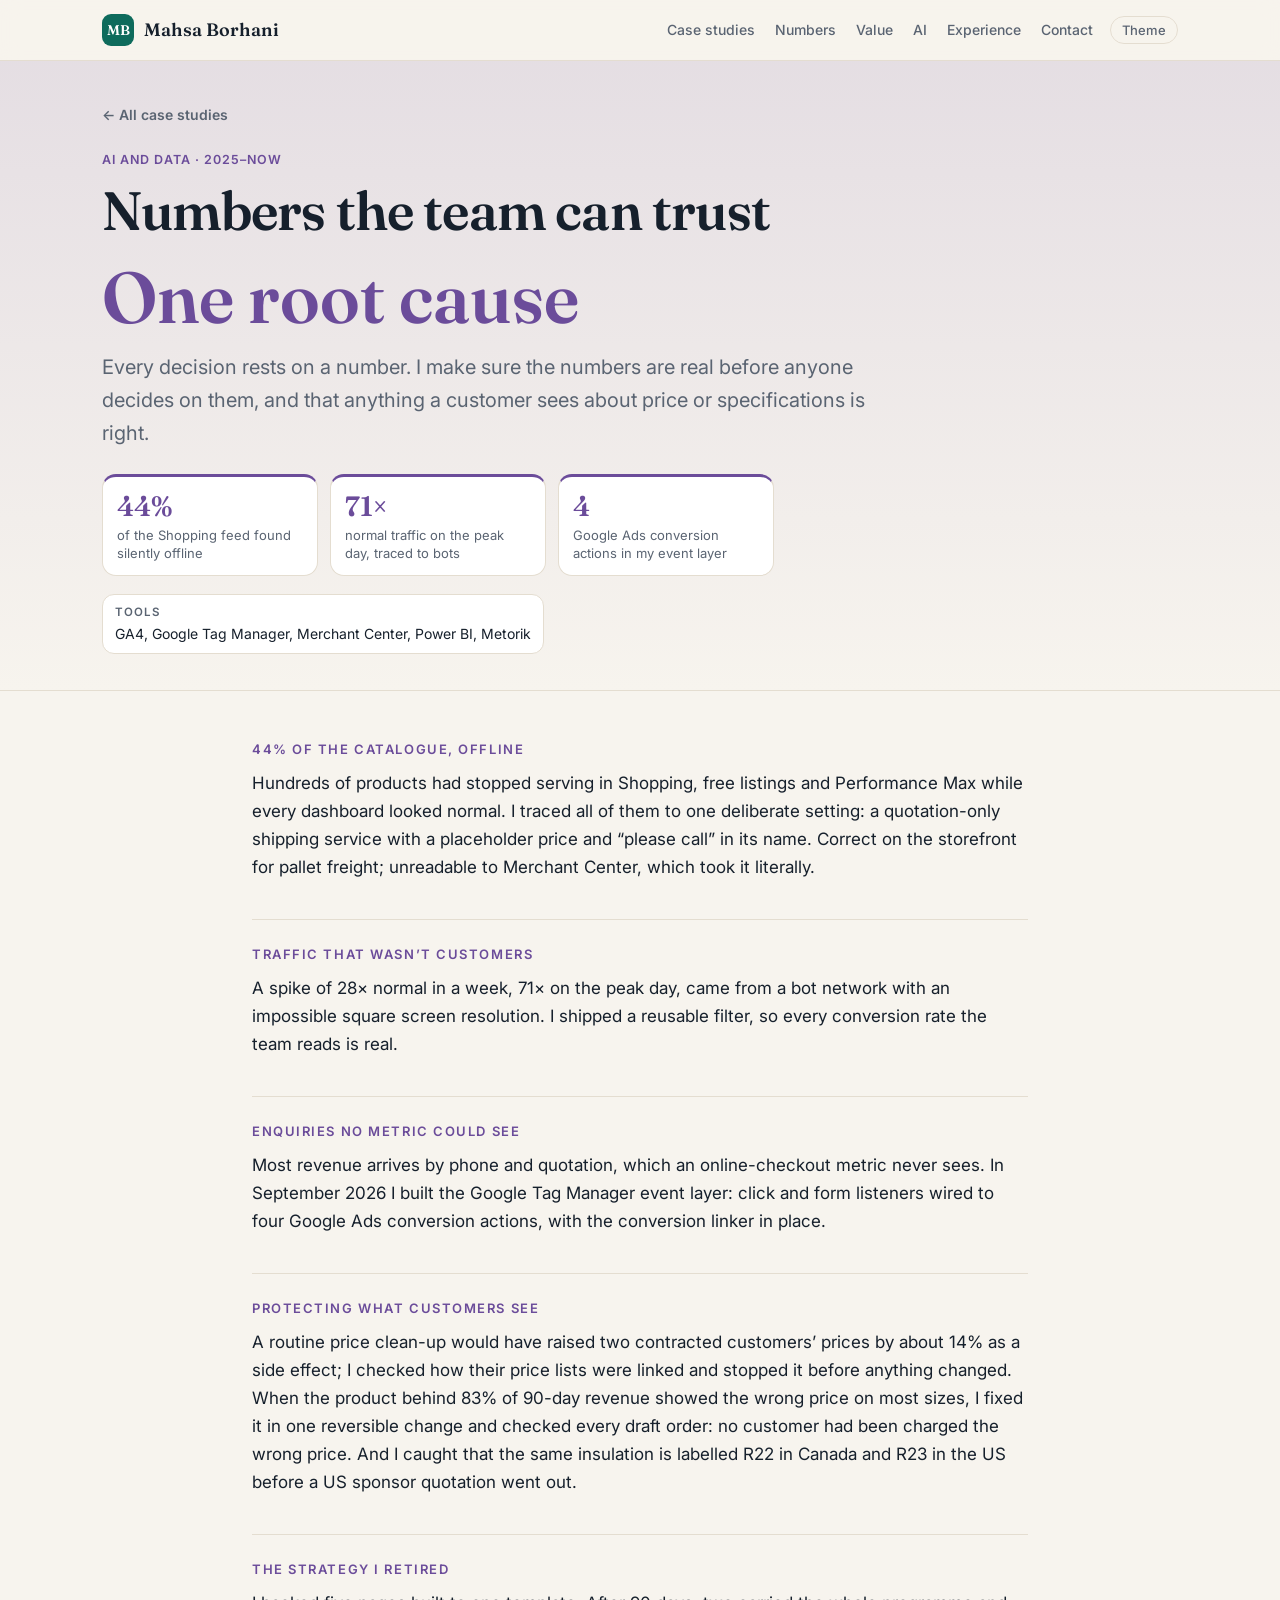
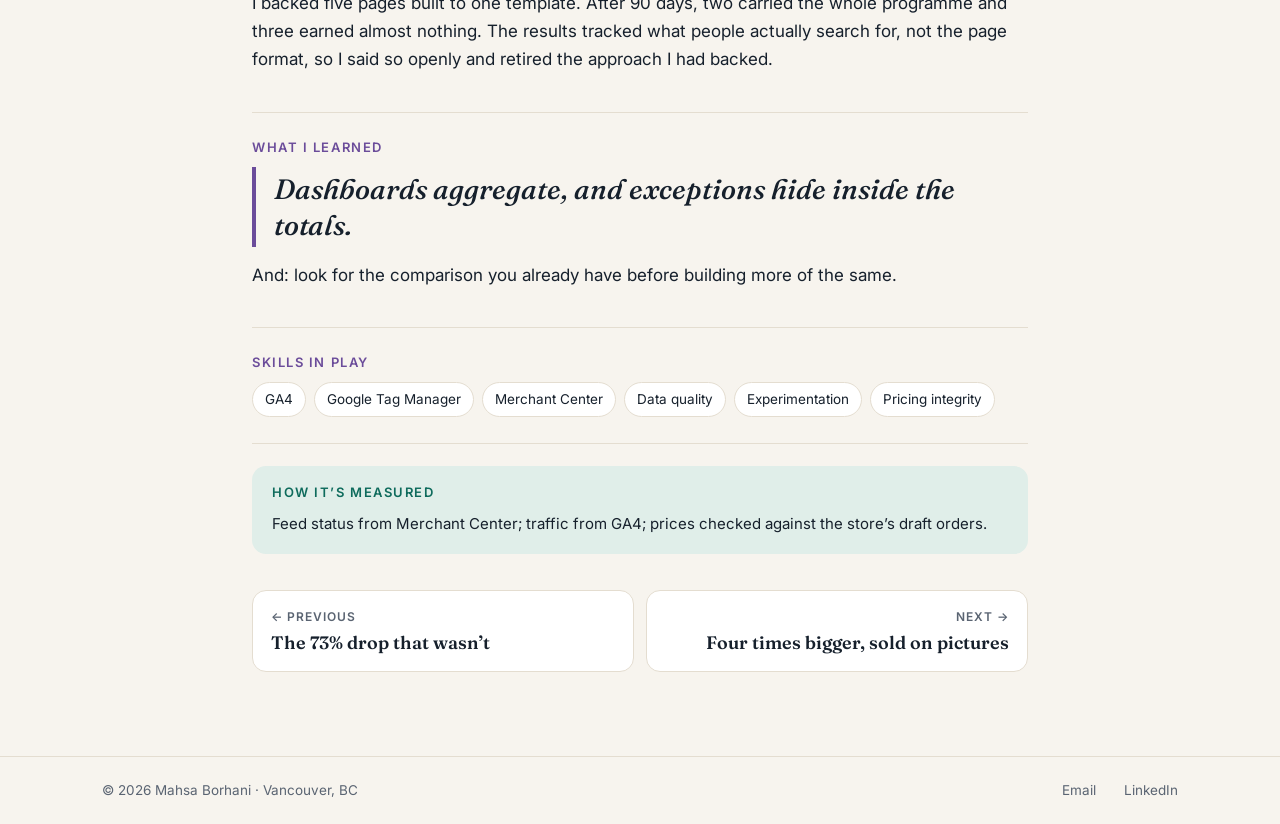
<file: measurement.html>
<!doctype html>
<html lang="en">
<head>
<meta charset="utf-8">
<meta name="viewport" content="width=device-width, initial-scale=1">
<!-- LINK-ONLY until she decides otherwise: search engines are asked not to index or follow this site.
     To go public later: delete this line on every page and empty robots.txt. -->
<meta name="robots" content="noindex, nofollow">
<title>Numbers the team can trust · Mahsa Borhani</title>
<meta name="description" content="Every decision rests on a number. I make sure the numbers are real before anyone decides on them, and that anything a customer sees about price or specifications is right.">
<link rel="icon" href="data:image/svg+xml,%3Csvg xmlns='http://www.w3.org/2000/svg' viewBox='0 0 64 64'%3E%3Crect width='64' height='64' rx='14' fill='%230e6b5c'/%3E%3Ctext x='32' y='42' font-family='Georgia,serif' font-size='28' text-anchor='middle' fill='white'%3EMB%3C/text%3E%3C/svg%3E">
<link rel="preconnect" href="https://fonts.googleapis.com">
<link rel="preconnect" href="https://fonts.gstatic.com" crossorigin>
<link href="https://fonts.googleapis.com/css2?family=Fraunces:ital,opsz,wght@0,9..144,500;0,9..144,600;1,9..144,500&family=Inter:wght@400;500;600&display=swap" rel="stylesheet">
<link rel="stylesheet" href="assets/site.css">
<script>document.documentElement.classList.add("js");try{var t=localStorage.getItem("mb-theme");if(t)document.documentElement.setAttribute("data-theme",t)}catch(e){}window.__rv=setTimeout(function(){document.documentElement.classList.add("shown")},2500);</script>
<script src="assets/site.js" defer></script>
</head>
<body>
<a class="skip" href="#main">Skip to content</a>
<header class="top"><div class="wrap">
  <a class="brand" href="index.html" aria-label="Mahsa Borhani, home"><span class="mono">MB</span><span class="name">Mahsa Borhani</span></a>
  <nav aria-label="Main">
    <a href="index.html#work">Case studies</a>
    <a class="hide-sm" href="index.html#numbers">Numbers</a>
    <a class="hide-sm" href="index.html#value">Value</a>
    <a href="index.html#ai">AI</a>
    <a class="hide-sm" href="index.html#experience">Experience</a>
    
    <a href="index.html#contact">Contact</a>
    <button class="theme-toggle" id="theme" type="button" aria-label="Switch between light and dark">Theme</button>
  </nav>
</div></header>
<main id="main">

<div class="story-hero" style="--c:var(--c0)">
  <div class="wrap">
    <a class="back" href="index.html#work">← All case studies</a>
    <p class="chip">AI and data · 2025–now</p>
    <h1>Numbers the team can trust</h1>
    <p class="metric">One root cause</p>
    <p class="lede">Every decision rests on a number. I make sure the numbers are real before anyone decides on them, and that anything a customer sees about price or specifications is right.</p>
    <div class="kpis"><div class="kpi"><b>44%</b><span>of the Shopping feed found silently offline</span></div><div class="kpi"><b>71×</b><span>normal traffic on the peak day, traced to bots</span></div><div class="kpi"><b>4</b><span>Google Ads conversion actions in my event layer</span></div></div>
    <ul class="facts"><li><b>Tools</b>GA4, Google Tag Manager, Merchant Center, Power BI, Metorik</li></ul>
  </div>
</div>
<article class="story-body" style="--c:var(--c0)">
    <section class="block reveal"><h2>44% of the catalogue, offline</h2><p>Hundreds of products had stopped serving in Shopping, free listings and Performance Max while every dashboard looked normal. I traced all of them to one deliberate setting: a quotation-only shipping service with a placeholder price and “please call” in its name. Correct on the storefront for pallet freight; unreadable to Merchant Center, which took it literally.</p></section>
    <section class="block reveal"><h2>Traffic that wasn’t customers</h2><p>A spike of 28× normal in a week, 71× on the peak day, came from a bot network with an impossible square screen resolution. I shipped a reusable filter, so every conversion rate the team reads is real.</p></section>
    <section class="block reveal"><h2>Enquiries no metric could see</h2><p>Most revenue arrives by phone and quotation, which an online-checkout metric never sees. In September 2026 I built the Google Tag Manager event layer: click and form listeners wired to four Google Ads conversion actions, with the conversion linker in place.</p></section>
    <section class="block reveal"><h2>Protecting what customers see</h2><p>A routine price clean-up would have raised two contracted customers’ prices by about 14% as a side effect; I checked how their price lists were linked and stopped it before anything changed. When the product behind 83% of 90-day revenue showed the wrong price on most sizes, I fixed it in one reversible change and checked every draft order: no customer had been charged the wrong price. And I caught that the same insulation is labelled R22 in Canada and R23 in the US before a US sponsor quotation went out.</p></section>
    <section class="block reveal"><h2>The strategy I retired</h2><p>I backed five pages built to one template. After 90 days, two carried the whole programme and three earned almost nothing. The results tracked what people actually search for, not the page format, so I said so openly and retired the approach I had backed.</p></section>
    <section class="block reveal"><h2>What I learned</h2><blockquote>Dashboards aggregate, and exceptions hide inside the totals.</blockquote><p>And: look for the comparison you already have before building more of the same.</p></section>
    <section class="block reveal"><h2>Skills in play</h2><ul class="chips"><li>GA4</li><li>Google Tag Manager</li><li>Merchant Center</li><li>Data quality</li><li>Experimentation</li><li>Pricing integrity</li></ul></section>
    <section class="block measured reveal"><h2>How it’s measured</h2><p>Feed status from Merchant Center; traffic from GA4; prices checked against the store’s draft orders.</p></section>
</article>
<nav class="pager" aria-label="More case studies">
  <a href="august.html"><span>← Previous</span><b>The 73% drop that wasn’t</b></a>
  <a class="next" href="decor-brand.html"><span>Next →</span><b>Four times bigger, sold on pictures</b></a>
</nav>

</main>
<footer class="foot"><div class="wrap">
  <p>© 2026 Mahsa Borhani · Vancouver, BC</p>
  <p class="foot-links"><button type="button" class="link-btn email-btn" data-a="moc.liamg" data-b="hrob.asham">Email</button><a href="https://www.linkedin.com/in/mahsa-borhani" rel="noopener">LinkedIn</a></p>
</div></footer>
</body>
</html>
</file>
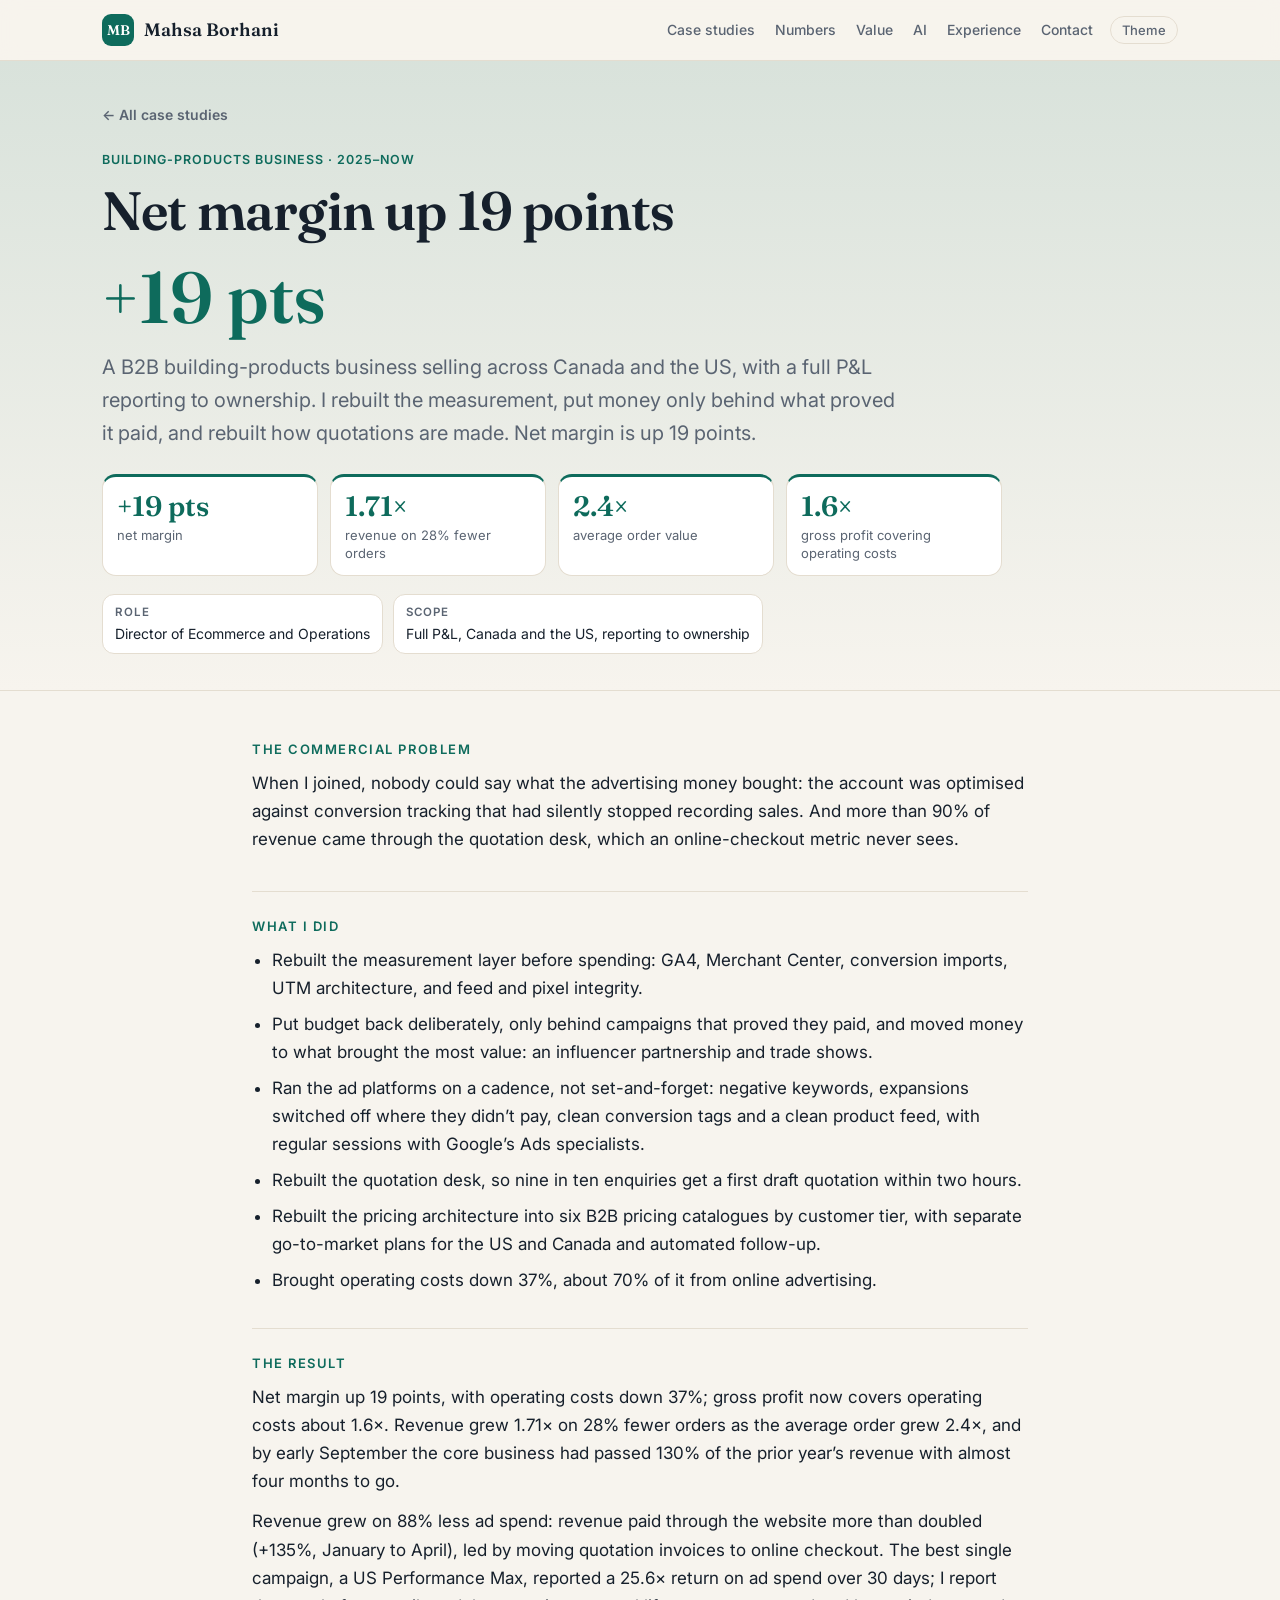
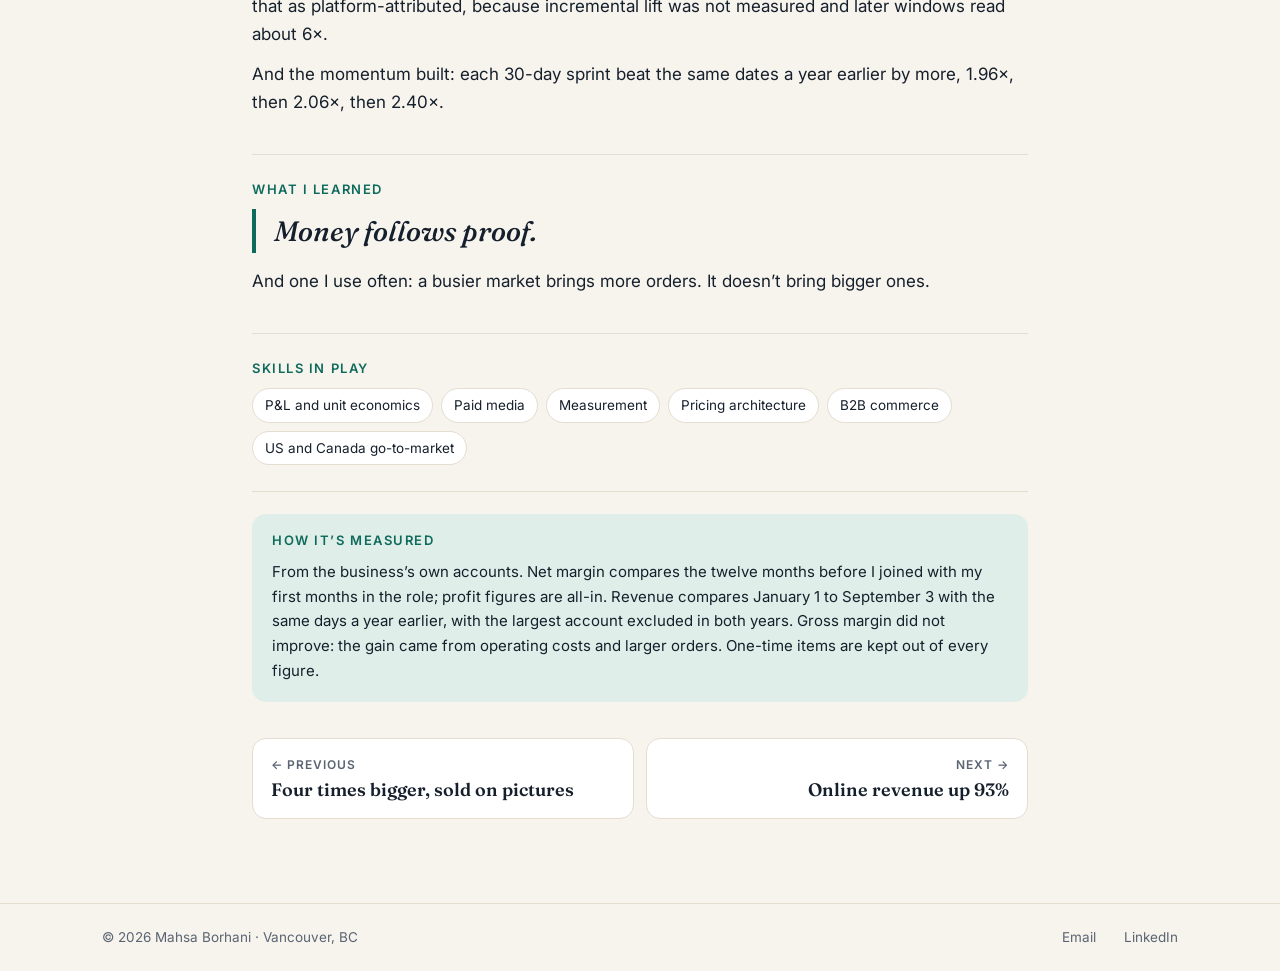
<file: net-margin.html>
<!doctype html>
<html lang="en">
<head>
<meta charset="utf-8">
<meta name="viewport" content="width=device-width, initial-scale=1">
<!-- LINK-ONLY until she decides otherwise: search engines are asked not to index or follow this site.
     To go public later: delete this line on every page and empty robots.txt. -->
<meta name="robots" content="noindex, nofollow">
<title>Net margin up 19 points · Mahsa Borhani</title>
<meta name="description" content="A B2B building-products business selling across Canada and the US, with a full P&amp;L reporting to ownership. I rebuilt the measurement, put money only behind what proved it paid, and rebuilt how quotations are made. Net margin is up 19 points.">
<link rel="icon" href="data:image/svg+xml,%3Csvg xmlns='http://www.w3.org/2000/svg' viewBox='0 0 64 64'%3E%3Crect width='64' height='64' rx='14' fill='%230e6b5c'/%3E%3Ctext x='32' y='42' font-family='Georgia,serif' font-size='28' text-anchor='middle' fill='white'%3EMB%3C/text%3E%3C/svg%3E">
<link rel="preconnect" href="https://fonts.googleapis.com">
<link rel="preconnect" href="https://fonts.gstatic.com" crossorigin>
<link href="https://fonts.googleapis.com/css2?family=Fraunces:ital,opsz,wght@0,9..144,500;0,9..144,600;1,9..144,500&family=Inter:wght@400;500;600&display=swap" rel="stylesheet">
<link rel="stylesheet" href="assets/site.css">
<script>document.documentElement.classList.add("js");try{var t=localStorage.getItem("mb-theme");if(t)document.documentElement.setAttribute("data-theme",t)}catch(e){}window.__rv=setTimeout(function(){document.documentElement.classList.add("shown")},2500);</script>
<script src="assets/site.js" defer></script>
</head>
<body>
<a class="skip" href="#main">Skip to content</a>
<header class="top"><div class="wrap">
  <a class="brand" href="index.html" aria-label="Mahsa Borhani, home"><span class="mono">MB</span><span class="name">Mahsa Borhani</span></a>
  <nav aria-label="Main">
    <a href="index.html#work">Case studies</a>
    <a class="hide-sm" href="index.html#numbers">Numbers</a>
    <a class="hide-sm" href="index.html#value">Value</a>
    <a href="index.html#ai">AI</a>
    <a class="hide-sm" href="index.html#experience">Experience</a>
    
    <a href="index.html#contact">Contact</a>
    <button class="theme-toggle" id="theme" type="button" aria-label="Switch between light and dark">Theme</button>
  </nav>
</div></header>
<main id="main">

<div class="story-hero" style="--c:var(--c3)">
  <div class="wrap">
    <a class="back" href="index.html#work">← All case studies</a>
    <p class="chip">Building-products business · 2025–now</p>
    <h1>Net margin up 19 points</h1>
    <p class="metric">+19 pts</p>
    <p class="lede">A B2B building-products business selling across Canada and the US, with a full P&amp;L reporting to ownership. I rebuilt the measurement, put money only behind what proved it paid, and rebuilt how quotations are made. Net margin is up 19 points.</p>
    <div class="kpis"><div class="kpi"><b>+19 pts</b><span>net margin</span></div><div class="kpi"><b>1.71×</b><span>revenue on 28% fewer orders</span></div><div class="kpi"><b>2.4×</b><span>average order value</span></div><div class="kpi"><b>1.6×</b><span>gross profit covering operating costs</span></div></div>
    <ul class="facts"><li><b>Role</b>Director of Ecommerce and Operations</li><li><b>Scope</b>Full P&amp;L, Canada and the US, reporting to ownership</li></ul>
  </div>
</div>
<article class="story-body" style="--c:var(--c3)">
    <section class="block reveal"><h2>The commercial problem</h2><p>When I joined, nobody could say what the advertising money bought: the account was optimised against conversion tracking that had silently stopped recording sales. And more than 90% of revenue came through the quotation desk, which an online-checkout metric never sees.</p></section>
    <section class="block reveal"><h2>What I did</h2><ul><li>Rebuilt the measurement layer before spending: GA4, Merchant Center, conversion imports, UTM architecture, and feed and pixel integrity.</li><li>Put budget back deliberately, only behind campaigns that proved they paid, and moved money to what brought the most value: an influencer partnership and trade shows.</li><li>Ran the ad platforms on a cadence, not set-and-forget: negative keywords, expansions switched off where they didn’t pay, clean conversion tags and a clean product feed, with regular sessions with Google’s Ads specialists.</li><li>Rebuilt the quotation desk, so nine in ten enquiries get a first draft quotation within two hours.</li><li>Rebuilt the pricing architecture into six B2B pricing catalogues by customer tier, with separate go-to-market plans for the US and Canada and automated follow-up.</li><li>Brought operating costs down 37%, about 70% of it from online advertising.</li></ul></section>
    <section class="block reveal"><h2>The result</h2><p>Net margin up 19 points, with operating costs down 37%; gross profit now covers operating costs about 1.6×. Revenue grew 1.71× on 28% fewer orders as the average order grew 2.4×, and by early September the core business had passed 130% of the prior year’s revenue with almost four months to go.</p><p>Revenue grew on 88% less ad spend: revenue paid through the website more than doubled (+135%, January to April), led by moving quotation invoices to online checkout. The best single campaign, a US Performance Max, reported a 25.6× return on ad spend over 30 days; I report that as platform-attributed, because incremental lift was not measured and later windows read about 6×.</p><p>And the momentum built: each 30-day sprint beat the same dates a year earlier by more, 1.96×, then 2.06×, then 2.40×.</p></section>
    <section class="block reveal"><h2>What I learned</h2><blockquote>Money follows proof.</blockquote><p>And one I use often: a busier market brings more orders. It doesn’t bring bigger ones.</p></section>
    <section class="block reveal"><h2>Skills in play</h2><ul class="chips"><li>P&amp;L and unit economics</li><li>Paid media</li><li>Measurement</li><li>Pricing architecture</li><li>B2B commerce</li><li>US and Canada go-to-market</li></ul></section>
    <section class="block measured reveal"><h2>How it’s measured</h2><p>From the business’s own accounts. Net margin compares the twelve months before I joined with my first months in the role; profit figures are all-in. Revenue compares January 1 to September 3 with the same days a year earlier, with the largest account excluded in both years. Gross margin did not improve: the gain came from operating costs and larger orders. One-time items are kept out of every figure.</p></section>
</article>
<nav class="pager" aria-label="More case studies">
  <a href="decor-brand.html"><span>← Previous</span><b>Four times bigger, sold on pictures</b></a>
  <a class="next" href="online-revenue.html"><span>Next →</span><b>Online revenue up 93%</b></a>
</nav>

</main>
<footer class="foot"><div class="wrap">
  <p>© 2026 Mahsa Borhani · Vancouver, BC</p>
  <p class="foot-links"><button type="button" class="link-btn email-btn" data-a="moc.liamg" data-b="hrob.asham">Email</button><a href="https://www.linkedin.com/in/mahsa-borhani" rel="noopener">LinkedIn</a></p>
</div></footer>
</body>
</html>
</file>
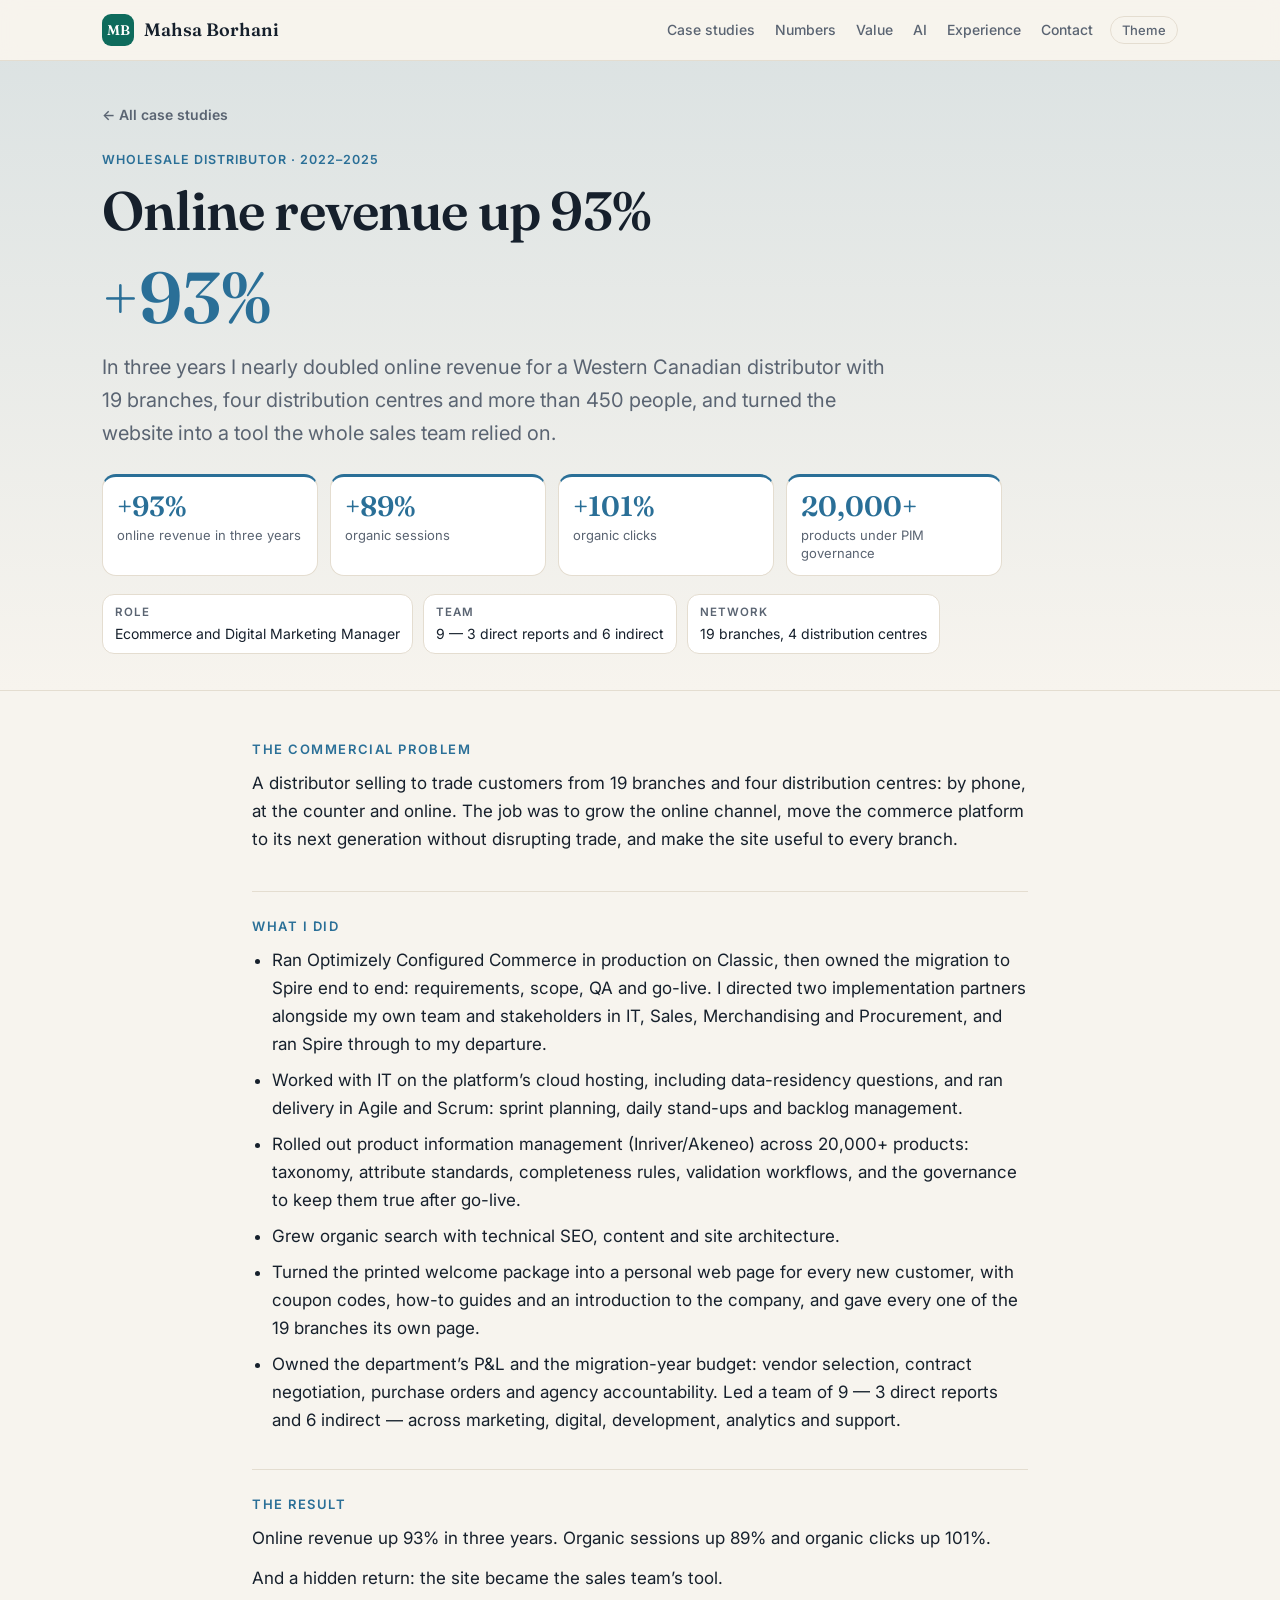
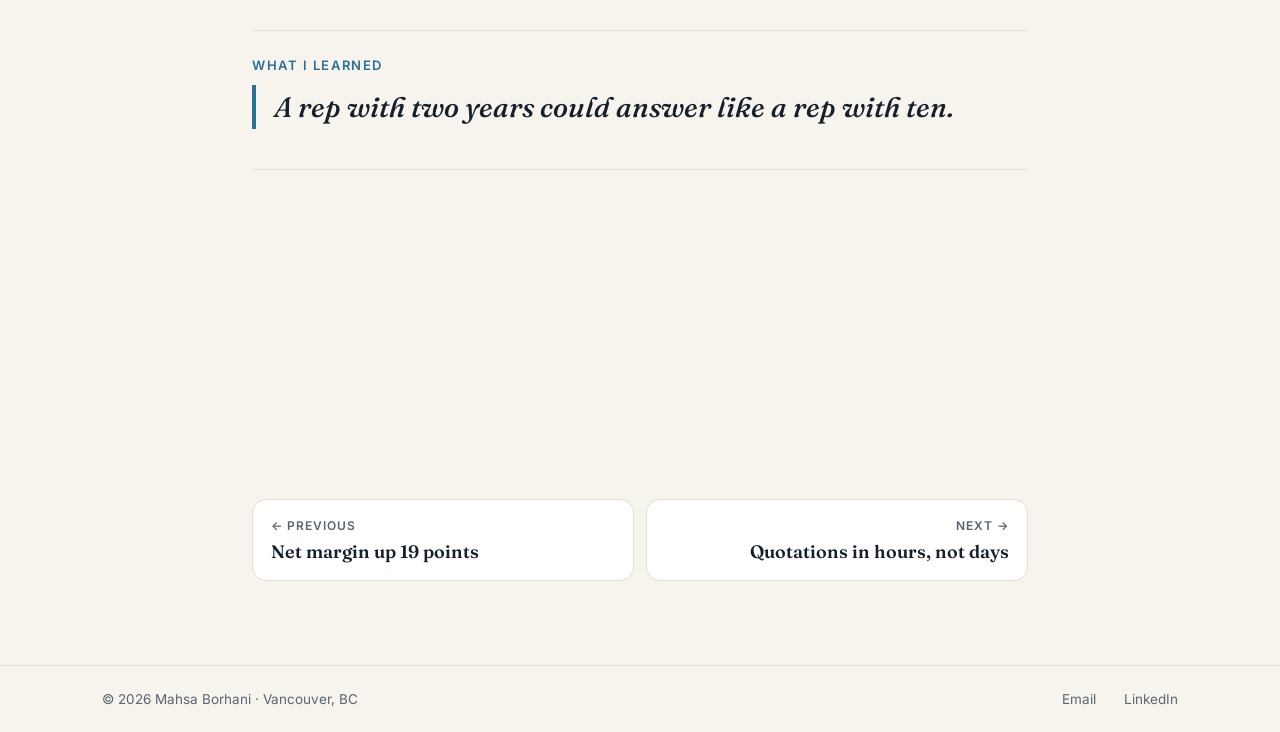
<file: online-revenue.html>
<!doctype html>
<html lang="en">
<head>
<meta charset="utf-8">
<meta name="viewport" content="width=device-width, initial-scale=1">
<!-- LINK-ONLY until she decides otherwise: search engines are asked not to index or follow this site.
     To go public later: delete this line on every page and empty robots.txt. -->
<meta name="robots" content="noindex, nofollow">
<title>Online revenue up 93% · Mahsa Borhani</title>
<meta name="description" content="In three years I nearly doubled online revenue for a Western Canadian distributor with 19 branches, four distribution centres and more than 450 people, and turned the website into a tool the whole sales team relied on.">
<link rel="icon" href="data:image/svg+xml,%3Csvg xmlns='http://www.w3.org/2000/svg' viewBox='0 0 64 64'%3E%3Crect width='64' height='64' rx='14' fill='%230e6b5c'/%3E%3Ctext x='32' y='42' font-family='Georgia,serif' font-size='28' text-anchor='middle' fill='white'%3EMB%3C/text%3E%3C/svg%3E">
<link rel="preconnect" href="https://fonts.googleapis.com">
<link rel="preconnect" href="https://fonts.gstatic.com" crossorigin>
<link href="https://fonts.googleapis.com/css2?family=Fraunces:ital,opsz,wght@0,9..144,500;0,9..144,600;1,9..144,500&family=Inter:wght@400;500;600&display=swap" rel="stylesheet">
<link rel="stylesheet" href="assets/site.css">
<script>document.documentElement.classList.add("js");try{var t=localStorage.getItem("mb-theme");if(t)document.documentElement.setAttribute("data-theme",t)}catch(e){}window.__rv=setTimeout(function(){document.documentElement.classList.add("shown")},2500);</script>
<script src="assets/site.js" defer></script>
</head>
<body>
<a class="skip" href="#main">Skip to content</a>
<header class="top"><div class="wrap">
  <a class="brand" href="index.html" aria-label="Mahsa Borhani, home"><span class="mono">MB</span><span class="name">Mahsa Borhani</span></a>
  <nav aria-label="Main">
    <a href="index.html#work">Case studies</a>
    <a class="hide-sm" href="index.html#numbers">Numbers</a>
    <a class="hide-sm" href="index.html#value">Value</a>
    <a href="index.html#ai">AI</a>
    <a class="hide-sm" href="index.html#experience">Experience</a>
    
    <a href="index.html#contact">Contact</a>
    <button class="theme-toggle" id="theme" type="button" aria-label="Switch between light and dark">Theme</button>
  </nav>
</div></header>
<main id="main">

<div class="story-hero" style="--c:var(--c2)">
  <div class="wrap">
    <a class="back" href="index.html#work">← All case studies</a>
    <p class="chip">Wholesale distributor · 2022–2025</p>
    <h1>Online revenue up 93%</h1>
    <p class="metric">+93%</p>
    <p class="lede">In three years I nearly doubled online revenue for a Western Canadian distributor with 19 branches, four distribution centres and more than 450 people, and turned the website into a tool the whole sales team relied on.</p>
    <div class="kpis"><div class="kpi"><b>+93%</b><span>online revenue in three years</span></div><div class="kpi"><b>+89%</b><span>organic sessions</span></div><div class="kpi"><b>+101%</b><span>organic clicks</span></div><div class="kpi"><b>20,000+</b><span>products under PIM governance</span></div></div>
    <ul class="facts"><li><b>Role</b>Ecommerce and Digital Marketing Manager</li><li><b>Team</b>9 — 3 direct reports and 6 indirect</li><li><b>Network</b>19 branches, 4 distribution centres</li></ul>
  </div>
</div>
<article class="story-body" style="--c:var(--c2)">
    <section class="block reveal"><h2>The commercial problem</h2><p>A distributor selling to trade customers from 19 branches and four distribution centres: by phone, at the counter and online. The job was to grow the online channel, move the commerce platform to its next generation without disrupting trade, and make the site useful to every branch.</p></section>
    <section class="block reveal"><h2>What I did</h2><ul><li>Ran Optimizely Configured Commerce in production on Classic, then owned the migration to Spire end to end: requirements, scope, QA and go-live. I directed two implementation partners alongside my own team and stakeholders in IT, Sales, Merchandising and Procurement, and ran Spire through to my departure.</li><li>Worked with IT on the platform’s cloud hosting, including data-residency questions, and ran delivery in Agile and Scrum: sprint planning, daily stand-ups and backlog management.</li><li>Rolled out product information management (Inriver/Akeneo) across 20,000+ products: taxonomy, attribute standards, completeness rules, validation workflows, and the governance to keep them true after go-live.</li><li>Grew organic search with technical SEO, content and site architecture.</li><li>Turned the printed welcome package into a personal web page for every new customer, with coupon codes, how-to guides and an introduction to the company, and gave every one of the 19 branches its own page.</li><li>Owned the department’s P&amp;L and the migration-year budget: vendor selection, contract negotiation, purchase orders and agency accountability. Led a team of 9 — 3 direct reports and 6 indirect — across marketing, digital, development, analytics and support.</li></ul></section>
    <section class="block reveal"><h2>The result</h2><p>Online revenue up 93% in three years. Organic sessions up 89% and organic clicks up 101%.</p><p>And a hidden return: the site became the sales team’s tool.</p></section>
    <section class="block reveal"><h2>What I learned</h2><blockquote>A rep with two years could answer like a rep with ten.</blockquote></section>
    <section class="block reveal"><h2>Skills in play</h2><ul class="chips"><li>Optimizely Configured Commerce</li><li>Platform migration</li><li>PIM</li><li>Technical SEO</li><li>Agile delivery</li><li>Vendor management</li><li>Prophet21 ERP</li></ul></section>
    <section class="block measured reveal"><h2>How it’s measured</h2><p>Online revenue over my three years. Organic sessions and clicks from the site’s analytics and search data over the same period.</p></section>
</article>
<nav class="pager" aria-label="More case studies">
  <a href="net-margin.html"><span>← Previous</span><b>Net margin up 19 points</b></a>
  <a class="next" href="quotations.html"><span>Next →</span><b>Quotations in hours, not days</b></a>
</nav>

</main>
<footer class="foot"><div class="wrap">
  <p>© 2026 Mahsa Borhani · Vancouver, BC</p>
  <p class="foot-links"><button type="button" class="link-btn email-btn" data-a="moc.liamg" data-b="hrob.asham">Email</button><a href="https://www.linkedin.com/in/mahsa-borhani" rel="noopener">LinkedIn</a></p>
</div></footer>
</body>
</html>
</file>
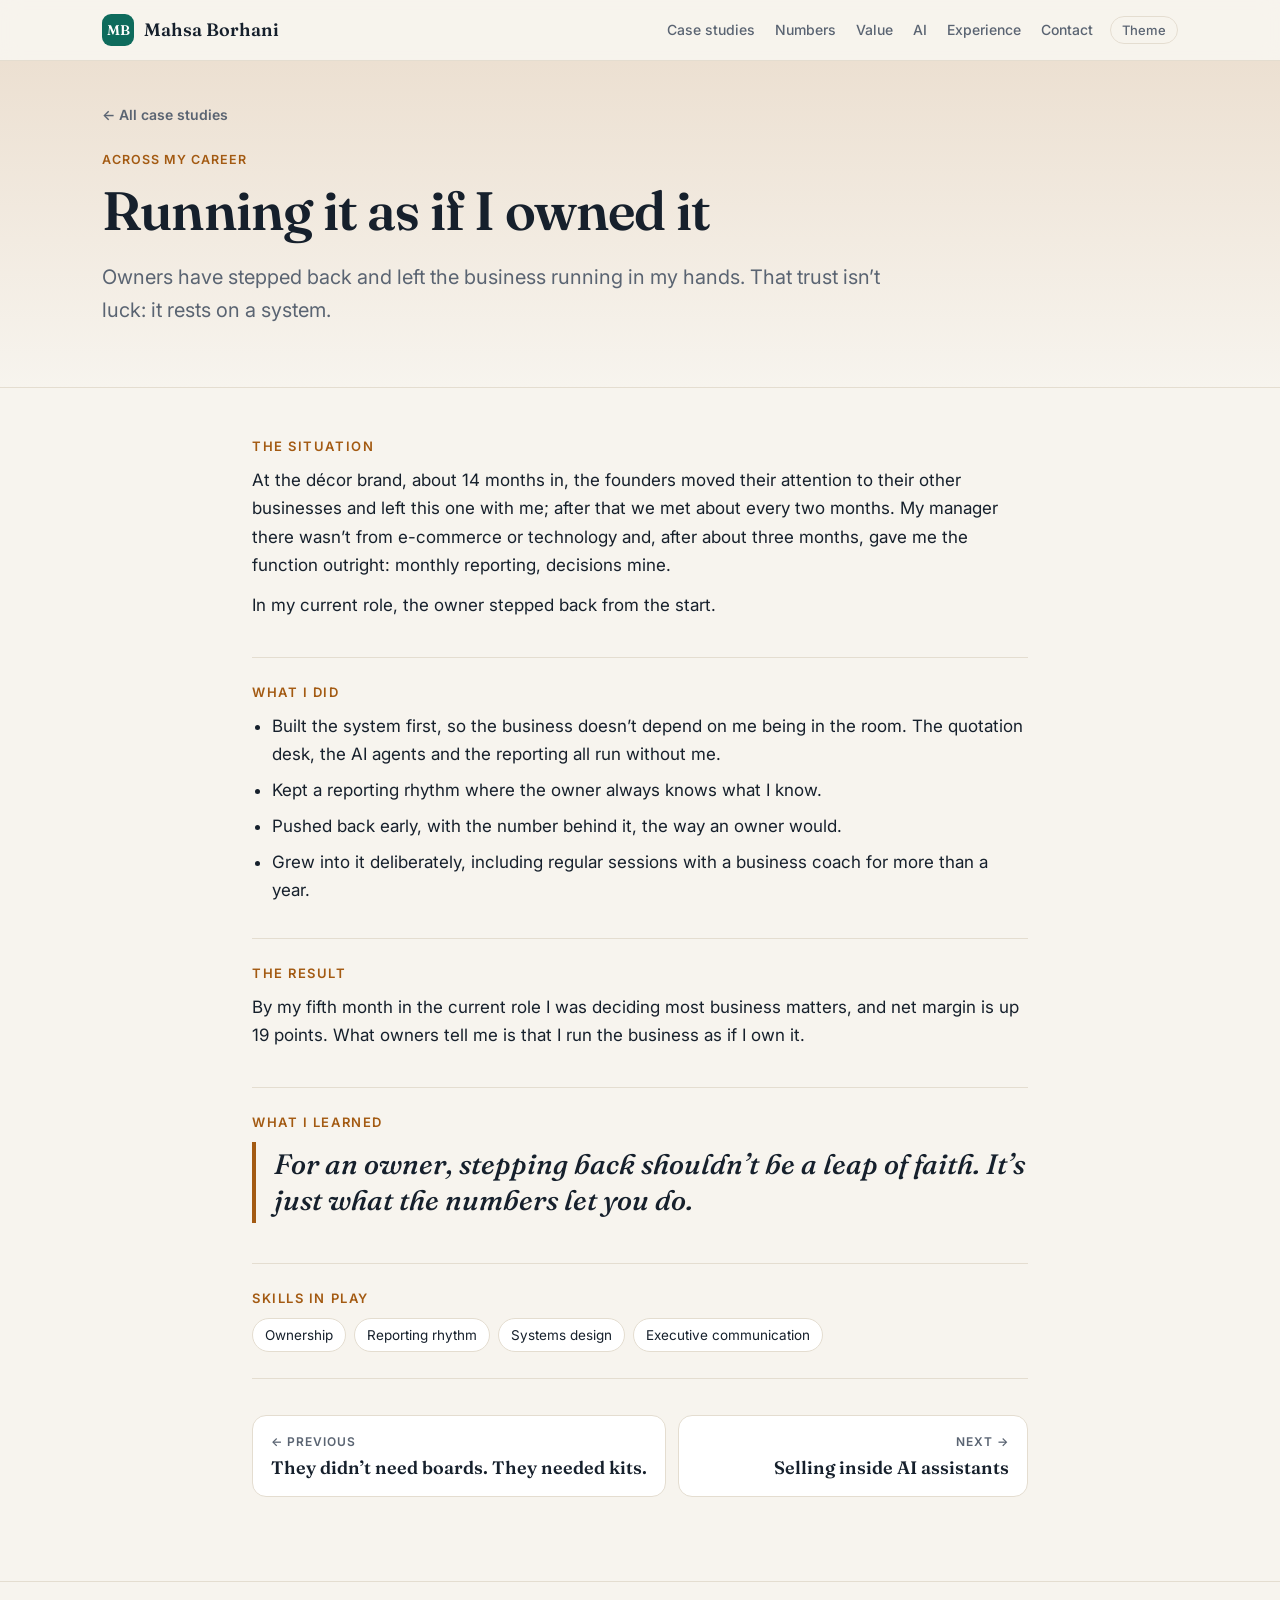
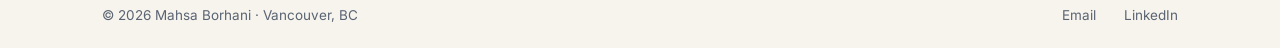
<file: owners.html>
<!doctype html>
<html lang="en">
<head>
<meta charset="utf-8">
<meta name="viewport" content="width=device-width, initial-scale=1">
<!-- LINK-ONLY until she decides otherwise: search engines are asked not to index or follow this site.
     To go public later: delete this line on every page and empty robots.txt. -->
<meta name="robots" content="noindex, nofollow">
<title>Running it as if I owned it · Mahsa Borhani</title>
<meta name="description" content="Owners have stepped back and left the business running in my hands. That trust isn’t luck: it rests on a system.">
<link rel="icon" href="data:image/svg+xml,%3Csvg xmlns='http://www.w3.org/2000/svg' viewBox='0 0 64 64'%3E%3Crect width='64' height='64' rx='14' fill='%230e6b5c'/%3E%3Ctext x='32' y='42' font-family='Georgia,serif' font-size='28' text-anchor='middle' fill='white'%3EMB%3C/text%3E%3C/svg%3E">
<link rel="preconnect" href="https://fonts.googleapis.com">
<link rel="preconnect" href="https://fonts.gstatic.com" crossorigin>
<link href="https://fonts.googleapis.com/css2?family=Fraunces:ital,opsz,wght@0,9..144,500;0,9..144,600;1,9..144,500&family=Inter:wght@400;500;600&display=swap" rel="stylesheet">
<link rel="stylesheet" href="assets/site.css">
<script>document.documentElement.classList.add("js");try{var t=localStorage.getItem("mb-theme");if(t)document.documentElement.setAttribute("data-theme",t)}catch(e){}window.__rv=setTimeout(function(){document.documentElement.classList.add("shown")},2500);</script>
<script src="assets/site.js" defer></script>
</head>
<body>
<a class="skip" href="#main">Skip to content</a>
<header class="top"><div class="wrap">
  <a class="brand" href="index.html" aria-label="Mahsa Borhani, home"><span class="mono">MB</span><span class="name">Mahsa Borhani</span></a>
  <nav aria-label="Main">
    <a href="index.html#work">Case studies</a>
    <a class="hide-sm" href="index.html#numbers">Numbers</a>
    <a class="hide-sm" href="index.html#value">Value</a>
    <a href="index.html#ai">AI</a>
    <a class="hide-sm" href="index.html#experience">Experience</a>
    
    <a href="index.html#contact">Contact</a>
    <button class="theme-toggle" id="theme" type="button" aria-label="Switch between light and dark">Theme</button>
  </nav>
</div></header>
<main id="main">

<div class="story-hero" style="--c:var(--warm)">
  <div class="wrap">
    <a class="back" href="index.html#work">← All case studies</a>
    <p class="chip">Across my career</p>
    <h1>Running it as if I owned it</h1>
    
    <p class="lede">Owners have stepped back and left the business running in my hands. That trust isn’t luck: it rests on a system.</p>
    
    
  </div>
</div>
<article class="story-body" style="--c:var(--warm)">
    <section class="block reveal"><h2>The situation</h2><p>At the décor brand, about 14 months in, the founders moved their attention to their other businesses and left this one with me; after that we met about every two months. My manager there wasn’t from e-commerce or technology and, after about three months, gave me the function outright: monthly reporting, decisions mine.</p><p>In my current role, the owner stepped back from the start.</p></section>
    <section class="block reveal"><h2>What I did</h2><ul><li>Built the system first, so the business doesn’t depend on me being in the room. The quotation desk, the AI agents and the reporting all run without me.</li><li>Kept a reporting rhythm where the owner always knows what I know.</li><li>Pushed back early, with the number behind it, the way an owner would.</li><li>Grew into it deliberately, including regular sessions with a business coach for more than a year.</li></ul></section>
    <section class="block reveal"><h2>The result</h2><p>By my fifth month in the current role I was deciding most business matters, and net margin is up 19 points. What owners tell me is that I run the business as if I own it.</p></section>
    <section class="block reveal"><h2>What I learned</h2><blockquote>For an owner, stepping back shouldn’t be a leap of faith. It’s just what the numbers let you do.</blockquote></section>
    <section class="block reveal"><h2>Skills in play</h2><ul class="chips"><li>Ownership</li><li>Reporting rhythm</li><li>Systems design</li><li>Executive communication</li></ul></section>

</article>
<nav class="pager" aria-label="More case studies">
  <a href="largest-account.html"><span>← Previous</span><b>They didn’t need boards. They needed kits.</b></a>
  <a class="next" href="ai-shopping.html"><span>Next →</span><b>Selling inside AI assistants</b></a>
</nav>

</main>
<footer class="foot"><div class="wrap">
  <p>© 2026 Mahsa Borhani · Vancouver, BC</p>
  <p class="foot-links"><button type="button" class="link-btn email-btn" data-a="moc.liamg" data-b="hrob.asham">Email</button><a href="https://www.linkedin.com/in/mahsa-borhani" rel="noopener">LinkedIn</a></p>
</div></footer>
</body>
</html>
</file>
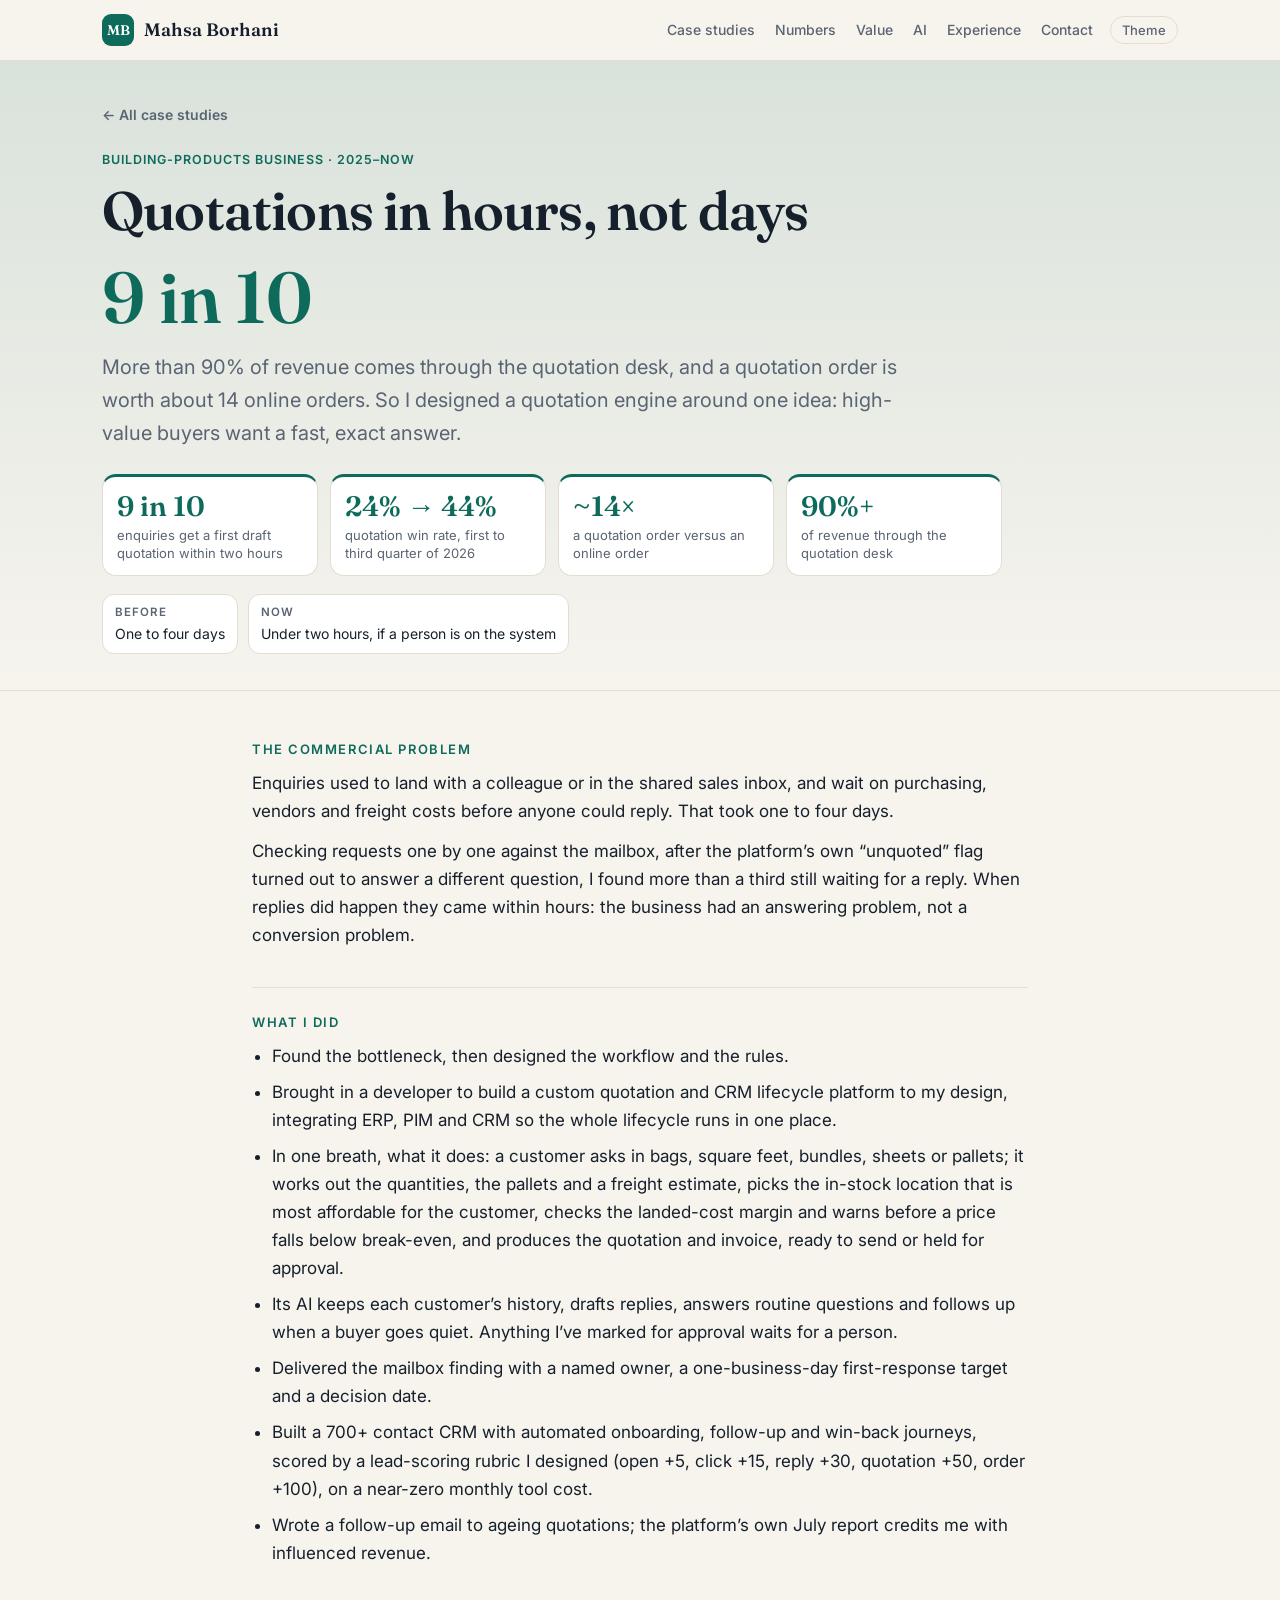
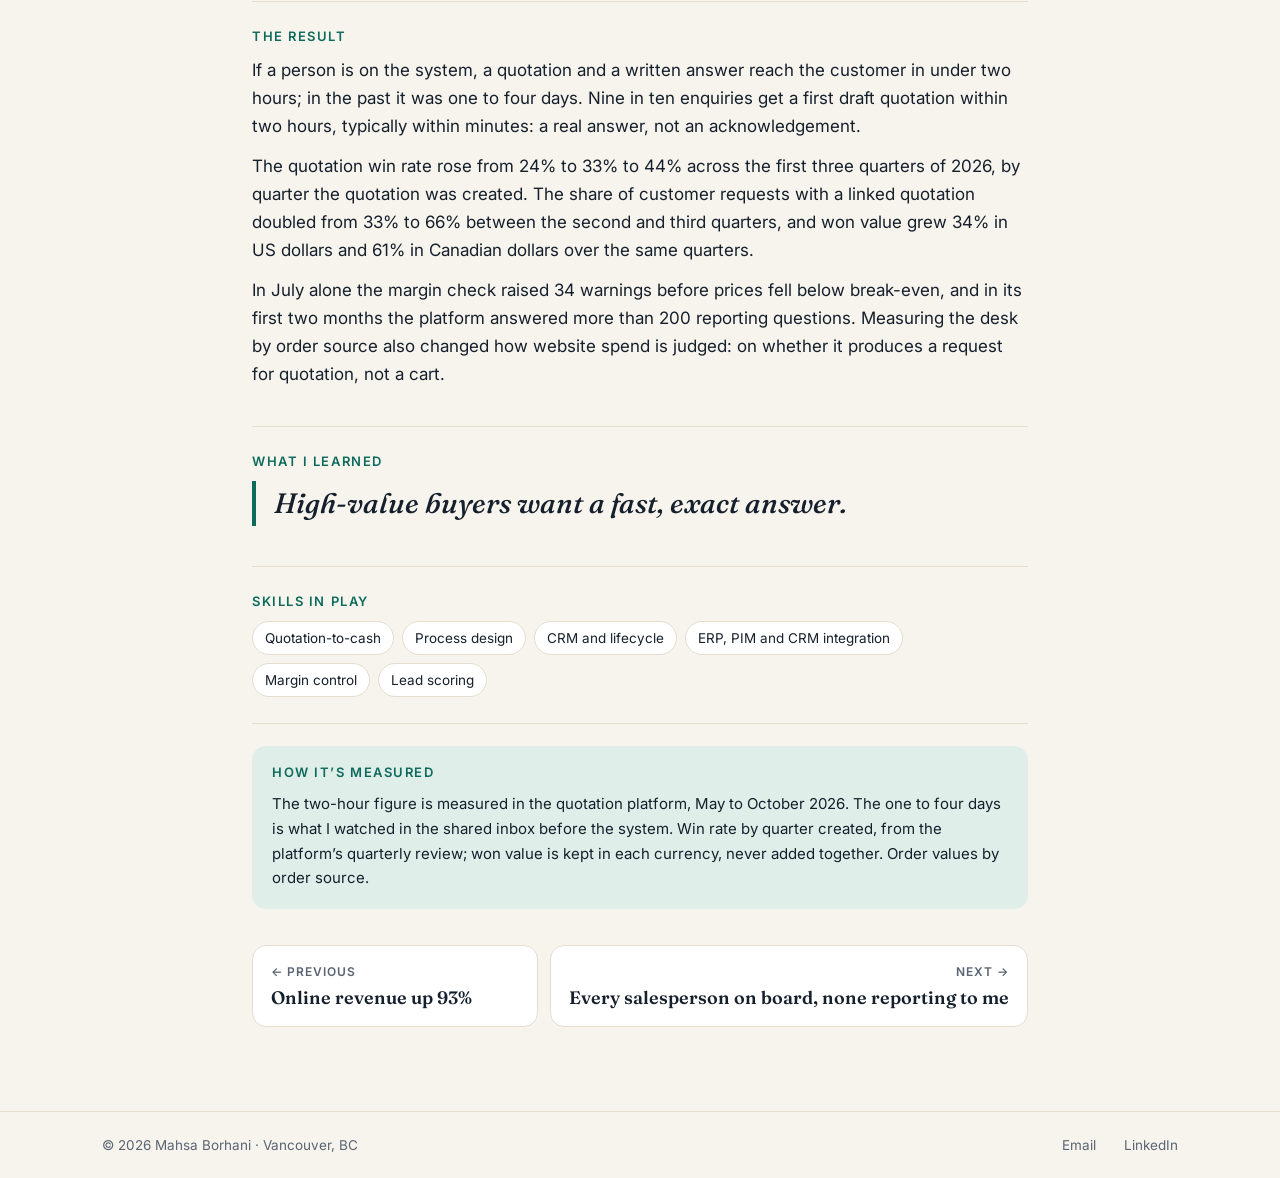
<file: quotations.html>
<!doctype html>
<html lang="en">
<head>
<meta charset="utf-8">
<meta name="viewport" content="width=device-width, initial-scale=1">
<!-- LINK-ONLY until she decides otherwise: search engines are asked not to index or follow this site.
     To go public later: delete this line on every page and empty robots.txt. -->
<meta name="robots" content="noindex, nofollow">
<title>Quotations in hours, not days · Mahsa Borhani</title>
<meta name="description" content="More than 90% of revenue comes through the quotation desk, and a quotation order is worth about 14 online orders. So I designed a quotation engine around one idea: high-value buyers want a fast, exact answer.">
<link rel="icon" href="data:image/svg+xml,%3Csvg xmlns='http://www.w3.org/2000/svg' viewBox='0 0 64 64'%3E%3Crect width='64' height='64' rx='14' fill='%230e6b5c'/%3E%3Ctext x='32' y='42' font-family='Georgia,serif' font-size='28' text-anchor='middle' fill='white'%3EMB%3C/text%3E%3C/svg%3E">
<link rel="preconnect" href="https://fonts.googleapis.com">
<link rel="preconnect" href="https://fonts.gstatic.com" crossorigin>
<link href="https://fonts.googleapis.com/css2?family=Fraunces:ital,opsz,wght@0,9..144,500;0,9..144,600;1,9..144,500&family=Inter:wght@400;500;600&display=swap" rel="stylesheet">
<link rel="stylesheet" href="assets/site.css">
<script>document.documentElement.classList.add("js");try{var t=localStorage.getItem("mb-theme");if(t)document.documentElement.setAttribute("data-theme",t)}catch(e){}window.__rv=setTimeout(function(){document.documentElement.classList.add("shown")},2500);</script>
<script src="assets/site.js" defer></script>
</head>
<body>
<a class="skip" href="#main">Skip to content</a>
<header class="top"><div class="wrap">
  <a class="brand" href="index.html" aria-label="Mahsa Borhani, home"><span class="mono">MB</span><span class="name">Mahsa Borhani</span></a>
  <nav aria-label="Main">
    <a href="index.html#work">Case studies</a>
    <a class="hide-sm" href="index.html#numbers">Numbers</a>
    <a class="hide-sm" href="index.html#value">Value</a>
    <a href="index.html#ai">AI</a>
    <a class="hide-sm" href="index.html#experience">Experience</a>
    
    <a href="index.html#contact">Contact</a>
    <button class="theme-toggle" id="theme" type="button" aria-label="Switch between light and dark">Theme</button>
  </nav>
</div></header>
<main id="main">

<div class="story-hero" style="--c:var(--c3)">
  <div class="wrap">
    <a class="back" href="index.html#work">← All case studies</a>
    <p class="chip">Building-products business · 2025–now</p>
    <h1>Quotations in hours, not days</h1>
    <p class="metric">9 in 10</p>
    <p class="lede">More than 90% of revenue comes through the quotation desk, and a quotation order is worth about 14 online orders. So I designed a quotation engine around one idea: high-value buyers want a fast, exact answer.</p>
    <div class="kpis"><div class="kpi"><b>9 in 10</b><span>enquiries get a first draft quotation within two hours</span></div><div class="kpi"><b>24% → 44%</b><span>quotation win rate, first to third quarter of 2026</span></div><div class="kpi"><b>~14×</b><span>a quotation order versus an online order</span></div><div class="kpi"><b>90%+</b><span>of revenue through the quotation desk</span></div></div>
    <ul class="facts"><li><b>Before</b>One to four days</li><li><b>Now</b>Under two hours, if a person is on the system</li></ul>
  </div>
</div>
<article class="story-body" style="--c:var(--c3)">
    <section class="block reveal"><h2>The commercial problem</h2><p>Enquiries used to land with a colleague or in the shared sales inbox, and wait on purchasing, vendors and freight costs before anyone could reply. That took one to four days.</p><p>Checking requests one by one against the mailbox, after the platform’s own “unquoted” flag turned out to answer a different question, I found more than a third still waiting for a reply. When replies did happen they came within hours: the business had an answering problem, not a conversion problem.</p></section>
    <section class="block reveal"><h2>What I did</h2><ul><li>Found the bottleneck, then designed the workflow and the rules.</li><li>Brought in a developer to build a custom quotation and CRM lifecycle platform to my design, integrating ERP, PIM and CRM so the whole lifecycle runs in one place.</li><li>In one breath, what it does: a customer asks in bags, square feet, bundles, sheets or pallets; it works out the quantities, the pallets and a freight estimate, picks the in-stock location that is most affordable for the customer, checks the landed-cost margin and warns before a price falls below break-even, and produces the quotation and invoice, ready to send or held for approval.</li><li>Its AI keeps each customer’s history, drafts replies, answers routine questions and follows up when a buyer goes quiet. Anything I’ve marked for approval waits for a person.</li><li>Delivered the mailbox finding with a named owner, a one-business-day first-response target and a decision date.</li><li>Built a 700+ contact CRM with automated onboarding, follow-up and win-back journeys, scored by a lead-scoring rubric I designed (open +5, click +15, reply +30, quotation +50, order +100), on a near-zero monthly tool cost.</li><li>Wrote a follow-up email to ageing quotations; the platform’s own July report credits me with influenced revenue.</li></ul></section>
    <section class="block reveal"><h2>The result</h2><p>If a person is on the system, a quotation and a written answer reach the customer in under two hours; in the past it was one to four days. Nine in ten enquiries get a first draft quotation within two hours, typically within minutes: a real answer, not an acknowledgement.</p><p>The quotation win rate rose from 24% to 33% to 44% across the first three quarters of 2026, by quarter the quotation was created. The share of customer requests with a linked quotation doubled from 33% to 66% between the second and third quarters, and won value grew 34% in US dollars and 61% in Canadian dollars over the same quarters.</p><p>In July alone the margin check raised 34 warnings before prices fell below break-even, and in its first two months the platform answered more than 200 reporting questions. Measuring the desk by order source also changed how website spend is judged: on whether it produces a request for quotation, not a cart.</p></section>
    <section class="block reveal"><h2>What I learned</h2><blockquote>High-value buyers want a fast, exact answer.</blockquote></section>
    <section class="block reveal"><h2>Skills in play</h2><ul class="chips"><li>Quotation-to-cash</li><li>Process design</li><li>CRM and lifecycle</li><li>ERP, PIM and CRM integration</li><li>Margin control</li><li>Lead scoring</li></ul></section>
    <section class="block measured reveal"><h2>How it’s measured</h2><p>The two-hour figure is measured in the quotation platform, May to October 2026. The one to four days is what I watched in the shared inbox before the system. Win rate by quarter created, from the platform’s quarterly review; won value is kept in each currency, never added together. Order values by order source.</p></section>
</article>
<nav class="pager" aria-label="More case studies">
  <a href="online-revenue.html"><span>← Previous</span><b>Online revenue up 93%</b></a>
  <a class="next" href="adoption.html"><span>Next →</span><b>Every salesperson on board, none reporting to me</b></a>
</nav>

</main>
<footer class="foot"><div class="wrap">
  <p>© 2026 Mahsa Borhani · Vancouver, BC</p>
  <p class="foot-links"><button type="button" class="link-btn email-btn" data-a="moc.liamg" data-b="hrob.asham">Email</button><a href="https://www.linkedin.com/in/mahsa-borhani" rel="noopener">LinkedIn</a></p>
</div></footer>
</body>
</html>
</file>
<file: assets/site.css>
/* mahsaborhani.com · generated by build_site.py (v2) */
:root{
  --bg:#f7f4ee;--bg2:#f0eadf;--card:#ffffff;--ink:#16202c;--muted:#5a6472;--rule:#e4ddd0;
  --accent:#0e6b5c;--accent-soft:#e0eee9;--warm:#a35a12;--on-accent:#ffffff;
  --c0:#6b4c9a;--c1:#b84a34;--c2:#2a6f97;--c3:#0e6b5c;
  --shadow:0 1px 2px rgba(22,32,44,.05),0 10px 30px rgba(22,32,44,.08);
  --display:"Fraunces",Georgia,"Times New Roman",serif;
  --body:"Inter",system-ui,-apple-system,"Segoe UI",Roboto,sans-serif;
  --radius:16px;--max:1140px;
}
@media (prefers-color-scheme:dark){
  :root:not([data-theme="light"]){
    --bg:#0f151c;--bg2:#131b24;--card:#161f2a;--ink:#e9e7e2;--muted:#9ba5b0;--rule:#243142;
    --accent:#5cc2ad;--accent-soft:#16302b;--warm:#e0a458;--on-accent:#0f151c;
    --c0:#b9a4e2;--c1:#f0937a;--c2:#7db9e2;--c3:#5cc2ad;
    --shadow:0 1px 2px rgba(0,0,0,.35),0 10px 30px rgba(0,0,0,.3);
  }
}
:root[data-theme="dark"]{
  --bg:#0f151c;--bg2:#131b24;--card:#161f2a;--ink:#e9e7e2;--muted:#9ba5b0;--rule:#243142;
  --accent:#5cc2ad;--accent-soft:#16302b;--warm:#e0a458;--on-accent:#0f151c;
  --c0:#b9a4e2;--c1:#f0937a;--c2:#7db9e2;--c3:#5cc2ad;
  --shadow:0 1px 2px rgba(0,0,0,.35),0 10px 30px rgba(0,0,0,.3);
}
*{box-sizing:border-box}
html{scroll-behavior:smooth;-webkit-text-size-adjust:100%}
body{margin:0;background:var(--bg);color:var(--ink);font:16px/1.65 var(--body);-webkit-font-smoothing:antialiased;overflow-x:hidden}
a{color:var(--accent);text-underline-offset:3px}
a:focus-visible,button:focus-visible{outline:2px solid var(--accent);outline-offset:3px;border-radius:6px}
.skip{position:absolute;left:-999px;top:8px;background:var(--card);color:var(--ink);padding:8px 12px;border-radius:8px;z-index:20}
.skip:focus{left:12px}
.wrap{max-width:var(--max);margin:0 auto;padding:0 16px}
@media (min-width:720px){.wrap{padding:0 32px}}

/* top bar */
header.top{position:sticky;top:0;z-index:10;background:var(--bg);border-bottom:1px solid var(--rule)}
@supports ((backdrop-filter:blur(8px)) or (-webkit-backdrop-filter:blur(8px))){
  header.top{background:color-mix(in srgb,var(--bg) 84%,transparent);-webkit-backdrop-filter:saturate(1.4) blur(10px);backdrop-filter:saturate(1.4) blur(10px)}
}
header.top .wrap{display:flex;align-items:center;justify-content:space-between;height:60px;gap:8px}
.brand{display:flex;align-items:center;gap:10px;font-family:var(--display);font-weight:600;font-size:18px;color:var(--ink);text-decoration:none;white-space:nowrap}
.mono{display:inline-grid;place-items:center;width:32px;height:32px;border-radius:9px;background:var(--accent);color:var(--on-accent);font:600 14px var(--display)}
nav{display:flex;align-items:center;gap:2px}
nav a{color:var(--muted);text-decoration:none;font-size:14px;font-weight:500;padding:6px 9px;border-radius:999px;white-space:nowrap}
nav a:hover{color:var(--ink);background:var(--bg2)}
.theme-toggle{background:none;border:1px solid var(--rule);color:var(--muted);border-radius:999px;padding:5px 11px;font:500 13px var(--body);cursor:pointer;margin-left:6px}
.theme-toggle:hover{color:var(--ink)}
@media (max-width:900px){nav a.hide-sm{display:none}}
@media (max-width:520px){nav a.hide-xs{display:none}.brand .name{display:none}nav a{padding:6px 7px}}

/* hero */
.hero{position:relative;isolation:isolate;overflow:hidden;padding:76px 0 56px}
.hero::before,.hero::after{content:"";position:absolute;z-index:-1;border-radius:50%;filter:blur(70px);animation:drift 20s ease-in-out infinite alternate;pointer-events:none}
.hero::before{width:540px;height:540px;right:-160px;top:-200px;background:radial-gradient(circle at 35% 35%,var(--accent),transparent 66%);opacity:.32}
.hero::after{width:440px;height:440px;right:200px;top:140px;background:radial-gradient(circle,var(--warm),transparent 66%);opacity:.22;animation-duration:27s}
@keyframes drift{from{transform:translate(0,0) scale(1)}to{transform:translate(-46px,34px) scale(1.08)}}
.eyebrow{display:inline-flex;align-items:center;gap:10px;font-size:13px;font-weight:600;letter-spacing:.08em;text-transform:uppercase;color:var(--accent);margin:0 0 18px}
.eyebrow::before{content:"";flex:none;width:8px;height:8px;border-radius:50%;background:var(--warm);box-shadow:0 0 0 4px color-mix(in srgb,var(--warm) 22%,transparent)}
h1{font-family:var(--display);font-weight:600;font-size:clamp(36px,6.6vw,64px);line-height:1.05;margin:0 0 22px;letter-spacing:-.015em;max-width:960px}
.swash{background-image:linear-gradient(transparent 62%,color-mix(in srgb,var(--warm) 30%,transparent) 62%,color-mix(in srgb,var(--warm) 30%,transparent) 92%,transparent 92%);padding:0 .05em;-webkit-box-decoration-break:clone;box-decoration-break:clone}
.lede{font-size:clamp(17px,2.1vw,20px);color:var(--muted);max-width:800px;margin:0 0 28px}
.lede strong{color:var(--ink);font-weight:600}
.cta{display:flex;flex-wrap:wrap;gap:10px;margin:0 0 46px}
.btn{display:inline-flex;align-items:center;gap:8px;padding:12px 20px;border-radius:999px;font-weight:600;font-size:15px;text-decoration:none;border:1px solid var(--accent);transition:transform .15s ease,box-shadow .15s ease}
.btn:hover{transform:translateY(-1px);box-shadow:var(--shadow)}
.btn.primary{background:var(--accent);color:var(--on-accent)}
.btn.ghost{color:var(--accent);background:transparent}
.stats{display:grid;grid-template-columns:repeat(2,1fr);gap:12px;margin:0;padding:0;list-style:none}
@media (min-width:900px){.stats{grid-template-columns:repeat(4,1fr)}}
.stat{background:var(--card);border:1px solid var(--rule);border-top:4px solid var(--c,var(--accent));border-radius:var(--radius);padding:18px 18px 16px}
.stat b{display:block;font-family:var(--display);font-weight:600;font-size:clamp(26px,3.4vw,34px);line-height:1.1;color:var(--c,var(--accent));margin-bottom:6px}
.stat span{font-size:13.5px;color:var(--muted);line-height:1.45;display:block}

/* sections */
.band{padding:72px 0;border-top:1px solid var(--rule)}
.band.tint{background:var(--bg2)}
.kicker{font-size:12.5px;font-weight:600;letter-spacing:.14em;text-transform:uppercase;color:var(--warm);margin:0 0 10px}
h2{font-family:var(--display);font-weight:600;font-size:clamp(28px,4vw,40px);line-height:1.12;margin:0 0 12px;letter-spacing:-.01em}
.section-lede{color:var(--muted);max-width:740px;margin:0 0 32px;font-size:17px}

/* numbers */
.numbers{display:grid;gap:18px}
@media (min-width:980px){.numbers{grid-template-columns:1fr 1fr}}
.num-group{background:var(--card);border:1px solid var(--rule);border-radius:var(--radius);padding:20px}
.num-group h3{margin:0 0 14px;font:600 12.5px var(--body);letter-spacing:.1em;text-transform:uppercase;color:var(--muted)}
.num-grid{display:grid;grid-template-columns:1fr 1fr;gap:16px 18px}
.num b{display:block;font-family:var(--display);font-weight:600;font-size:clamp(24px,3vw,32px);line-height:1.1;color:var(--accent)}
.num span{display:block;font-size:13.5px;color:var(--muted);line-height:1.45;margin-top:4px}

/* chapters */
.chapters{display:grid;gap:14px}
@media (min-width:640px){.chapters{grid-template-columns:1fr 1fr}}
@media (min-width:1080px){.chapters{grid-template-columns:repeat(4,1fr)}}
.chapter{position:relative;background:var(--card);border:1px solid var(--rule);border-radius:var(--radius);padding:26px 20px 20px;overflow:hidden;display:flex;flex-direction:column}
.chapter::before{content:"";position:absolute;left:0;right:0;top:0;height:5px;background:var(--c)}
.chapter .num-big{position:absolute;right:16px;top:12px;font:600 44px/1 var(--display);color:color-mix(in srgb,var(--c) 20%,transparent)}
.chapter .years{font-size:13px;font-weight:600;color:var(--c);margin:0 0 6px}
.chapter h3{font-family:var(--display);font-weight:600;font-size:21px;line-height:1.25;margin:0 0 10px;padding-right:34px}
.chapter p{font-size:15px;color:var(--muted);margin:0 0 16px}
.chapter .go{margin-top:auto;display:flex;flex-wrap:wrap;gap:6px}
.chapter .go a{font-size:13px;font-weight:600;color:var(--c);text-decoration:none;border:1px solid color-mix(in srgb,var(--c) 35%,var(--rule));border-radius:999px;padding:4px 10px}
.chapter .go a:hover{background:color-mix(in srgb,var(--c) 10%,transparent)}

/* case-study cards */
.filters{display:flex;flex-wrap:wrap;gap:8px;margin:0 0 22px}
.filter{font:600 13.5px var(--body);color:var(--muted);background:var(--card);border:1px solid var(--rule);border-radius:999px;padding:7px 14px;cursor:pointer}
.filter:hover{color:var(--ink)}
.filter[aria-pressed="true"]{background:var(--ink);color:var(--bg);border-color:var(--ink)}
.stories{display:grid;gap:16px}
@media (min-width:760px){.stories{grid-template-columns:1fr 1fr}}
.s-card{display:flex;flex-direction:column;background:var(--card);border:1px solid var(--rule);border-left:5px solid var(--c);border-radius:var(--radius);padding:24px;color:inherit;text-decoration:none;transition:transform .2s ease,box-shadow .2s ease}
.s-card[hidden]{display:none}
.s-card:hover{transform:translateY(-3px);box-shadow:var(--shadow)}
.s-card .chip{font-size:12px;font-weight:600;letter-spacing:.06em;text-transform:uppercase;color:var(--c);margin:0 0 10px}
.s-card h3{font-family:var(--display);font-weight:600;font-size:23px;line-height:1.22;margin:0 0 8px}
.s-card .metric{font-family:var(--display);font-weight:600;font-size:30px;line-height:1.1;color:var(--c);margin:0 0 10px}
.s-card p{margin:0 0 16px;color:var(--muted)}
.s-card .more{margin-top:auto;font-weight:600;font-size:14.5px;color:var(--c)}
.s-card .more::after{content:" →";display:inline-block;transition:transform .2s ease}
.s-card:hover .more::after{transform:translateX(4px)}
h3.sub{font:600 13px var(--body);letter-spacing:.1em;text-transform:uppercase;color:var(--muted);margin:44px 0 0}
.minis{display:grid;gap:12px;margin-top:16px}
@media (min-width:640px){.minis{grid-template-columns:1fr 1fr}}
@media (min-width:1000px){.minis{grid-template-columns:repeat(4,1fr)}}
.mini{border:1px dashed color-mix(in srgb,var(--muted) 45%,var(--rule));border-radius:var(--radius);padding:18px;background:color-mix(in srgb,var(--card) 55%,transparent)}
.mini b{display:block;font-family:var(--display);font-weight:600;font-size:18px;margin-bottom:6px}
.mini span{font-size:14.5px;color:var(--muted)}

/* value pillars */
.pillars{display:grid;gap:14px}
@media (min-width:700px){.pillars{grid-template-columns:1fr 1fr}}
@media (min-width:1060px){.pillars{grid-template-columns:repeat(3,1fr)}}
.pillar{background:var(--card);border:1px solid var(--rule);border-radius:var(--radius);padding:22px}
.pillar h3{font-family:var(--display);font-weight:600;font-size:20px;line-height:1.25;margin:0 0 6px}
.pillar .lead{margin:0 0 12px;color:var(--accent);font-weight:600;font-size:14.5px}
.pillar ul{margin:0;padding-left:18px}
.pillar li{font-size:14.5px;color:var(--muted);margin:6px 0}

/* quote */
.quote{margin:0;padding:76px 0;border-top:1px solid var(--rule);background:linear-gradient(135deg,color-mix(in srgb,var(--accent) 11%,var(--bg)),var(--bg) 70%)}
.quote blockquote{margin:0;max-width:920px;font-family:var(--display);font-style:italic;font-weight:500;font-size:clamp(26px,4vw,42px);line-height:1.22}
.quote blockquote::before{content:"\201C";display:block;font-size:2.2em;line-height:.7;color:var(--accent);font-style:normal}
.quote figcaption{margin-top:16px;color:var(--muted);font-size:15px}

/* principles */
.principles{display:grid;gap:14px}
@media (min-width:640px){.principles{grid-template-columns:1fr 1fr}}
@media (min-width:1000px){.principles{grid-template-columns:repeat(3,1fr)}}
.principle{background:var(--card);border:1px solid var(--rule);border-radius:var(--radius);padding:22px}
.principle .ico{display:inline-grid;place-items:center;width:40px;height:40px;border-radius:12px;background:var(--accent-soft);color:var(--accent);margin-bottom:12px}
.principle h3{font-size:16px;font-weight:600;margin:0 0 6px}
.principle p{margin:0;font-family:var(--display);font-style:italic;font-size:19px;line-height:1.35}

/* AI */
.ai-grid{display:grid;gap:32px}
@media (min-width:960px){.ai-grid{grid-template-columns:1.1fr .9fr;align-items:start}}
.rules{display:grid;gap:10px;margin:24px 0 0;padding:0;list-style:none;counter-reset:r}
@media (min-width:600px){.rules{grid-template-columns:1fr 1fr}}
.rule{background:var(--card);border:1px solid var(--rule);border-radius:14px;padding:16px 16px 14px}
.rule::before{counter-increment:r;content:counter(r);display:inline-grid;place-items:center;width:26px;height:26px;border-radius:50%;background:var(--accent);color:var(--on-accent);font-weight:600;font-size:13px;margin-bottom:8px}
.rule b{display:block;font-size:15.5px;line-height:1.35;margin-bottom:4px}
.rule span{font-size:14px;color:var(--muted)}
.proof{list-style:none;padding:0;margin:0;display:grid;gap:14px}
.proof li{padding-left:24px;position:relative}
.proof li::before{content:"";position:absolute;left:0;top:.6em;width:10px;height:10px;border-radius:3px;background:var(--accent)}
.ai-links{display:grid;gap:12px;margin-top:24px}
.gh-card{display:flex;gap:14px;align-items:flex-start;background:var(--card);border:1px solid var(--rule);border-radius:var(--radius);padding:18px;color:inherit;text-decoration:none;transition:transform .2s ease,box-shadow .2s ease}
.gh-card:hover{transform:translateY(-2px);box-shadow:var(--shadow)}
.gh-card .ico{flex:none;display:grid;place-items:center;width:44px;height:44px;border-radius:12px;background:var(--ink);color:var(--bg)}
.gh-card b{display:block;margin-bottom:2px}
.gh-card span span{font-size:14px;color:var(--muted)}

/* beyond work */
.beyond{display:grid;gap:14px;margin-top:28px}
@media (min-width:640px){.beyond{grid-template-columns:1fr 1fr}}
@media (min-width:1000px){.beyond{grid-template-columns:repeat(4,1fr)}}
.b-card{background:var(--card);border:1px solid var(--rule);border-radius:var(--radius);padding:22px}
.b-card .tag{font-size:12px;font-weight:600;letter-spacing:.08em;text-transform:uppercase;color:var(--c0);margin:0 0 8px}
.b-card h3{font-family:var(--display);font-weight:600;font-size:20px;margin:0 0 8px}
.b-card p{margin:0;font-size:15px;color:var(--muted)}

/* experience */
.timeline{list-style:none;margin:8px 0 0;padding:0}
.timeline li.xp-item{display:grid;gap:4px 28px;padding:22px 0;border-bottom:1px solid var(--rule)}
@media (min-width:760px){.timeline li.xp-item{grid-template-columns:190px 1fr}}
.when{color:var(--muted);font-size:14px;font-weight:500;padding-top:2px}
.role{font-weight:600;font-size:17px}
.org{color:var(--muted);font-size:15px}
.scope{margin:6px 0 8px;font-size:15px}
.xp-item ul{margin:0;padding-left:18px}
.xp-item li{font-size:15px;margin:5px 0}
.two{display:grid;gap:32px;margin-top:40px}
@media (min-width:860px){.two{grid-template-columns:1fr 1fr}}
.plain{margin:0;padding-left:18px}
.plain li{margin:6px 0}
h3.small{font-size:13px;letter-spacing:.08em;text-transform:uppercase;color:var(--muted);margin:0 0 12px}
.chips{display:flex;flex-wrap:wrap;gap:8px;margin:0;padding:0;list-style:none}
.chips li{border:1px solid var(--rule);background:var(--card);border-radius:999px;padding:5px 12px;font-size:13.5px}
.note{font-size:13.5px;color:var(--muted);margin-top:10px}
.gap{margin-top:26px}

/* contact + footer */
.contact{padding:72px 0;border-top:1px solid var(--rule);background:var(--accent-soft)}
.contact .cta{margin:24px 0 0}
.foot{border-top:1px solid var(--rule);padding:22px 0;color:var(--muted);font-size:13.5px}
.foot .wrap{display:flex;flex-wrap:wrap;justify-content:space-between;gap:10px}
.foot p{margin:0}
.foot-links a{color:var(--muted);margin-left:14px;text-decoration:none}
.foot-links > :first-child{margin-left:0}
.foot-links a:hover{color:var(--ink)}
.link-btn{background:none;border:0;padding:0;margin:0;font:inherit;color:var(--muted);cursor:pointer}
.link-btn:hover{color:var(--ink)}
.foot-links .link-btn,.foot-links .email-link{margin-right:14px}
.copy-btn{font:600 13px var(--body);color:var(--muted);background:var(--card);border:1px solid var(--rule);border-radius:999px;padding:8px 14px;cursor:pointer}
.copy-btn:hover{color:var(--ink)}

/* case-study pages */
.story-hero{background:linear-gradient(180deg,color-mix(in srgb,var(--c) 13%,var(--bg)) 0%,var(--bg) 100%);padding:40px 0 36px;border-bottom:1px solid var(--rule)}
.back{display:inline-block;font-size:14px;font-weight:600;text-decoration:none;color:var(--muted);margin-bottom:24px}
.back:hover{color:var(--ink)}
.story-hero .chip{font-size:12.5px;font-weight:600;letter-spacing:.08em;text-transform:uppercase;color:var(--c);margin:0 0 12px}
.story-hero h1{font-size:clamp(32px,5.2vw,54px);max-width:900px}
.story-hero .metric{font-family:var(--display);font-weight:600;font-size:clamp(40px,7vw,72px);line-height:1;color:var(--c);margin:0 0 18px}
.story-hero .lede{margin-bottom:24px}
.kpis{display:grid;grid-template-columns:repeat(2,1fr);gap:12px;margin:0 0 18px;max-width:900px}
@media (min-width:760px){.kpis{grid-template-columns:repeat(4,1fr)}}
.kpi{background:var(--card);border:1px solid var(--rule);border-top:3px solid var(--c);border-radius:14px;padding:14px 14px 12px}
.kpi b{display:block;font-family:var(--display);font-weight:600;font-size:clamp(22px,2.6vw,28px);line-height:1.1;color:var(--c)}
.kpi span{display:block;font-size:13px;color:var(--muted);line-height:1.4;margin-top:4px}
.facts{display:flex;flex-wrap:wrap;gap:10px;margin:0;padding:0;list-style:none}
.facts li{background:var(--card);border:1px solid var(--rule);border-radius:12px;padding:8px 12px;font-size:14px}
.facts b{display:block;font-size:11.5px;letter-spacing:.08em;text-transform:uppercase;color:var(--muted);font-weight:600}
.story-body{display:block;max-width:840px;margin:0 auto;padding:16px 16px 8px}
@media (min-width:720px){.story-body{padding:24px 32px 8px}}
.block{padding:26px 0;border-bottom:1px solid var(--rule)}
.block h2{font:600 13px var(--body);letter-spacing:.12em;text-transform:uppercase;color:var(--c);margin:0 0 12px}
.block p,.block li{font-size:17px}
.block p{margin:0 0 12px}
.block ul{margin:0;padding-left:20px}
.block li{margin:8px 0}
.block ul.chips{padding-left:0}
.block .chips li{font-size:13.5px;margin:0}
.block blockquote{margin:0 0 14px;padding:4px 0 4px 18px;border-left:4px solid var(--c);font-family:var(--display);font-style:italic;font-weight:500;font-size:clamp(22px,3vw,28px);line-height:1.3}
.block.measured{background:var(--accent-soft);border-radius:14px;padding:18px 20px;margin:22px 0 0;border-bottom:0}
.block.measured h2{color:var(--accent)}
.block.measured p{font-size:15px;margin:0}
.moment{background:var(--card);border:1px solid var(--rule);border-left:4px solid var(--c);border-radius:14px;padding:18px 20px}
.moment p{margin:0}
.pager{max-width:840px;margin:0 auto;padding:24px 16px 72px;display:grid;gap:12px}
@media (min-width:720px){.pager{grid-template-columns:1fr 1fr;padding:28px 32px 84px}}
.pager a{display:block;background:var(--card);border:1px solid var(--rule);border-radius:14px;padding:16px 18px;text-decoration:none;color:inherit;transition:transform .2s ease,box-shadow .2s ease}
.pager a:hover{transform:translateY(-2px);box-shadow:var(--shadow)}
.pager span{display:block;font-size:12px;letter-spacing:.08em;text-transform:uppercase;color:var(--muted);font-weight:600;margin-bottom:4px}
.pager b{font-family:var(--display);font-weight:600;font-size:18px;line-height:1.3}
.pager .next{text-align:right}

/* gentle motion */
.js .reveal{opacity:0;transform:translateY(16px);transition:opacity .7s ease,transform .7s ease}
.js .reveal.in,.shown .reveal{opacity:1;transform:none}
@media (prefers-reduced-motion:reduce){
  html{scroll-behavior:auto}
  .js .reveal{opacity:1;transform:none;transition:none}
  .hero::before,.hero::after{animation:none}
  .s-card,.btn,.gh-card,.pager a,.s-card .more::after{transition:none}
}
@media print{header.top,.hero::before,.hero::after,.pager,.theme-toggle,.filters{display:none}.js .reveal{opacity:1;transform:none}}
</file>
